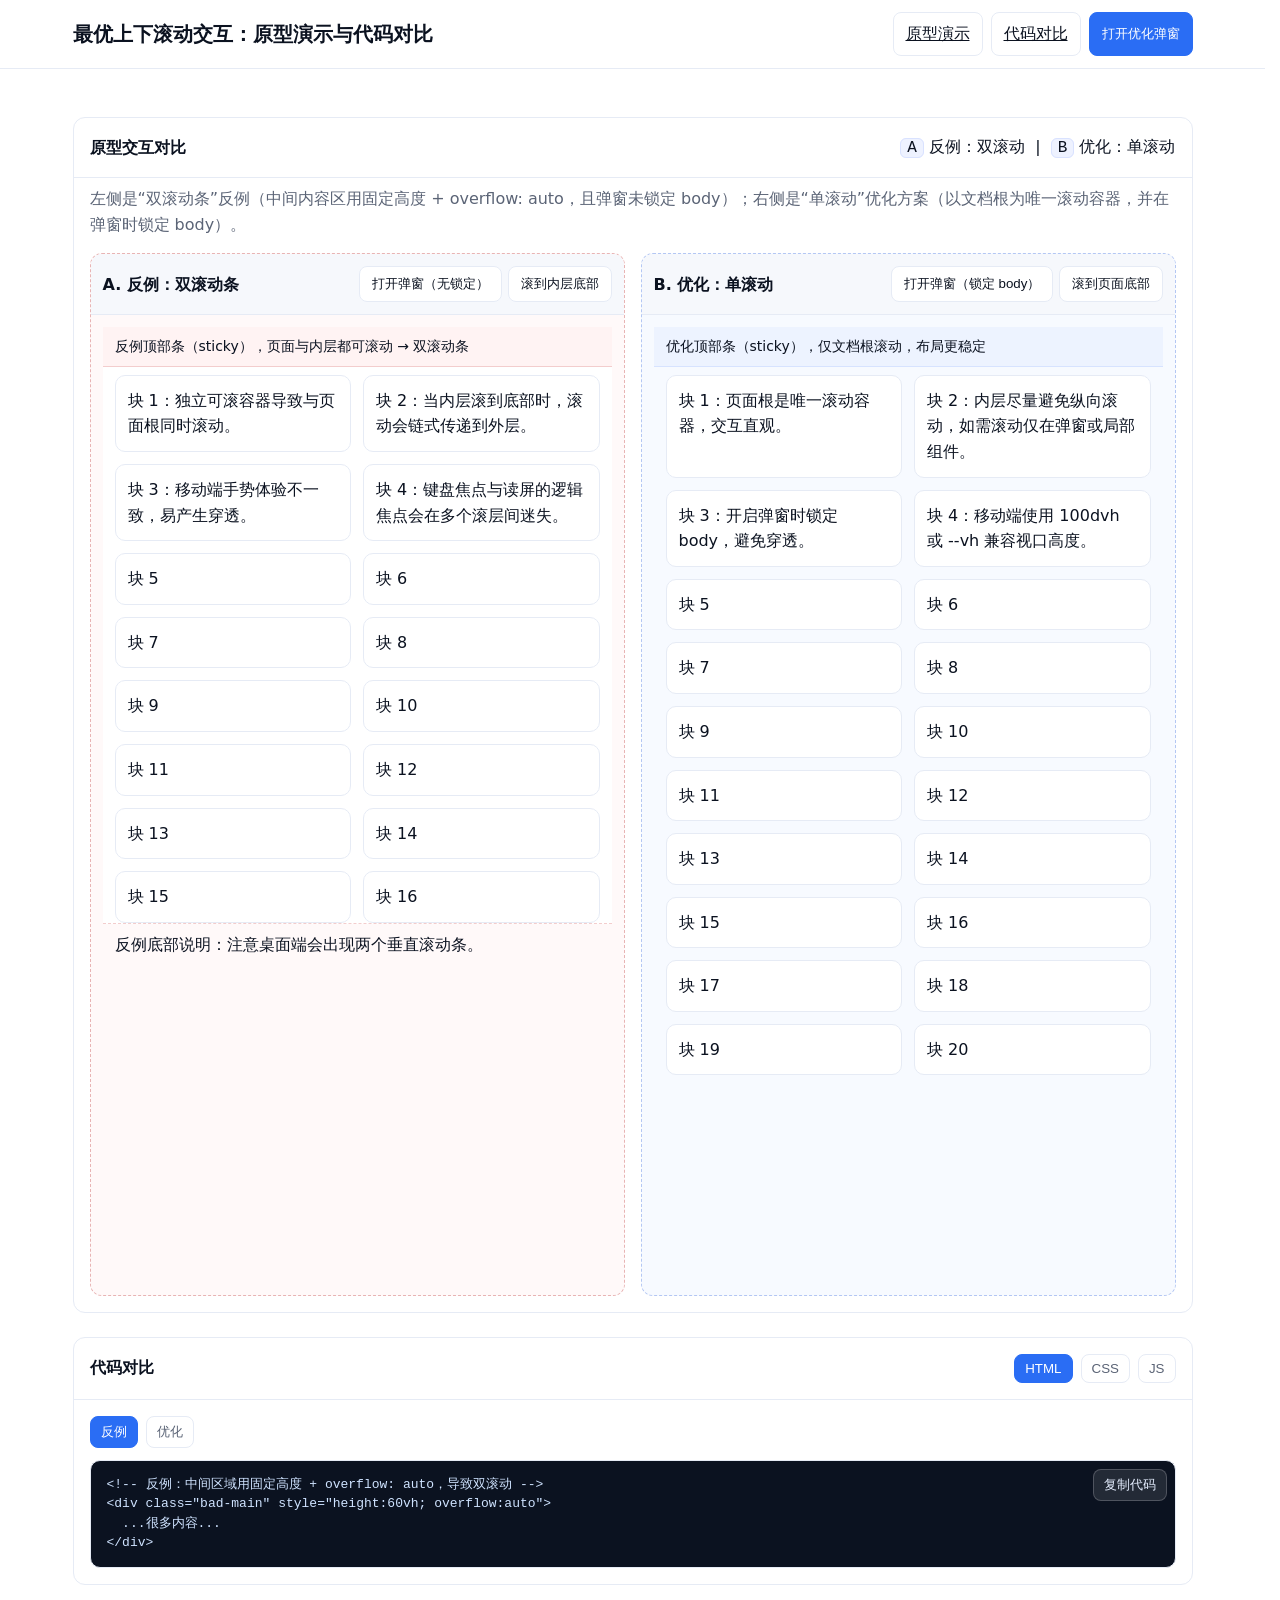
<file: 最优上下滚动交互理论及双滚动条问题解析/最优上下滚动交互理论及双滚动条问题解析/index.html>
<!doctype html>
<html lang="zh-CN">
  <head>
    <meta charset="utf-8" />
    <meta name="viewport" content="width=device-width, initial-scale=1" />
    <title>最优上下滚动交互：原型演示与代码对比</title>
    <style>
      :root {
        --primary: #2a6df4;
        --primary-600: #1f57c8;
        --bg: #ffffff;
        --bg-soft: #f6f8fc;
        --text: #0b1220;
        --muted: #5b6476;
        --border: #e6ebf5;
        scrollbar-gutter: stable;
      }

      html {
        color-scheme: light;
        -webkit-text-size-adjust: 100%;
        scroll-behavior: smooth;
        overscroll-behavior-y: contain;
      }

      body {
        margin: 0;
        font-family: ui-sans-serif, system-ui, -apple-system, Segoe UI, Roboto, Helvetica, Arial, "PingFang SC", "Microsoft YaHei", "Noto Sans CJK", sans-serif;
        color: var(--text);
        background: var(--bg);
        line-height: 1.6;
      }

      .container {
        max-width: 1120px;
        margin: 0 auto;
        padding: 24px 16px 64px;
      }

      .page-header {
        position: sticky;
        top: 0;
        z-index: 10;
        background: rgba(255,255,255,0.9);
        backdrop-filter: saturate(180%) blur(10px);
        border-bottom: 1px solid var(--border);
      }
      .page-header .container {
        display: flex;
        align-items: center;
        justify-content: space-between;
        padding-top: 12px;
        padding-bottom: 12px;
      }
      .title {
        font-size: 20px;
        font-weight: 700;
      }
      .nav {
        display: flex;
        gap: 8px;
      }
      .btn {
        border: 1px solid var(--border);
        background: var(--bg);
        color: var(--text);
        padding: 8px 12px;
        border-radius: 8px;
        cursor: pointer;
        transition: all .2s ease;
      }
      .btn:hover { border-color: var(--primary); }
      .btn.primary {
        background: var(--primary);
        border-color: var(--primary);
        color: #fff;
      }
      .btn.primary:hover { background: var(--primary-600); border-color: var(--primary-600); }

      .section {
        margin-top: 24px;
        border: 1px solid var(--border);
        border-radius: 12px;
        background: var(--bg);
      }
      .section-header {
        display: flex;
        align-items: center;
        justify-content: space-between;
        padding: 16px;
        border-bottom: 1px solid var(--border);
        gap: 12px;
      }
      .section-title {
        margin: 0;
        font-size: 16px;
        font-weight: 700;
      }
      .section-desc {
        margin: 8px 16px 0;
        color: var(--muted);
      }
      .section-body {
        padding: 16px;
      }

      .grid {
        display: grid;
        grid-template-columns: 1fr;
        gap: 16px;
      }
      @media (min-width: 960px) {
        .grid.demo { grid-template-columns: 1fr 1fr; }
      }

      .card {
        border: 1px solid var(--border);
        border-radius: 12px;
        overflow: hidden;
        background: var(--bg);
      }
      .card-header {
        display: flex;
        align-items: center;
        justify-content: space-between;
        padding: 12px 12px;
        background: var(--bg-soft);
        border-bottom: 1px solid var(--border);
        gap: 8px;
      }
      .card-title { font-weight: 700; }
      .card-body { padding: 12px; }

      /* 反例：双滚动页面 */
      .bad-wrap {
        border: 1px dashed #e8b4b4;
        background: #fff9f9;
      }
      .bad-topbar {
        position: sticky;
        top: 0;
        background: #fff3f3;
        border-bottom: 1px solid #f3cdcd;
        padding: 8px 12px;
        font-size: 14px;
      }
      .bad-main {
        height: 60vh; /* 制造内层滚动区域 */
        overflow: auto;
        overscroll-behavior: auto; /* 不阻断滚动链，便于对比 */
        padding: 8px 12px;
        background: #fff;
        border-bottom: 1px dashed #f3cdcd;
      }
      .bad-footer { padding: 8px 12px; }

      /* 优化：单滚动页面（根滚动） */
      .good-wrap {
        border: 1px dashed #b4c7f3;
        background: #f7faff;
      }
      .good-topbar {
        position: sticky;
        top: 0;
        background: #edf3ff;
        border-bottom: 1px solid #d7e3ff;
        padding: 8px 12px;
        font-size: 14px;
      }
      .good-main {
        min-height: 100dvh; /* 仅用于占位演示，单滚动 */
        padding: 8px 12px;
      }

      .filler {
        display: grid;
        grid-template-columns: repeat(auto-fill, minmax(220px, 1fr));
        gap: 12px;
      }
      .box {
        padding: 12px;
        border: 1px solid var(--border);
        border-radius: 10px;
        background: #fff;
      }

      /* 模态框（对比：无锁定 vs 有锁定） */
      .modal {
        position: fixed;
        inset: 0;
        display: none;
        align-items: center;
        justify-content: center;
        background: rgba(13, 18, 32, 0.42);
        z-index: 50;
        padding: 24px;
      }
      .modal.open { display: flex; }
      .modal__panel {
        width: min(720px, 92vw);
        max-height: min(80dvh, 640px);
        background: #fff;
        border-radius: 12px;
        border: 1px solid var(--border);
        overflow: hidden;
        display: flex;
        flex-direction: column;
      }
      .modal__head {
        padding: 12px 16px;
        border-bottom: 1px solid var(--border);
        background: var(--bg-soft);
        display: flex;
        align-items: center;
        justify-content: space-between;
        gap: 8px;
      }
      .modal__content {
        padding: 12px 16px;
        overflow: auto; /* 面板内部可滚动 */
        overscroll-behavior: contain; /* 防止滚动穿透到 body */
      }

      /* 代码对比区 */
      .tabbar {
        display: flex;
        gap: 8px;
        flex-wrap: wrap;
      }
      .tab {
        padding: 6px 10px;
        border: 1px solid var(--border);
        border-radius: 8px;
        background: var(--bg);
        cursor: pointer;
        color: var(--muted);
      }
      .tab.active {
        color: #fff;
        background: var(--primary);
        border-color: var(--primary);
      }
      .code-wrap {
        position: relative;
        border: 1px solid var(--border);
        border-radius: 10px;
        overflow: hidden;
        background: #0b1220;
      }
      pre {
        margin: 0;
        padding: 14px 16px;
        color: #cfe3ff;
        overflow: auto;
        font-family: ui-monospace, SFMono-Regular, Menlo, Monaco, Consolas, "Liberation Mono", "Courier New", monospace;
        font-size: 13px;
        line-height: 1.5;
      }
      .copy-btn {
        position: absolute;
        top: 8px;
        right: 8px;
        background: rgba(255,255,255,0.1);
        color: #e5eeff;
        border: 1px solid rgba(255,255,255,0.2);
        padding: 6px 10px;
        border-radius: 8px;
        cursor: pointer;
      }
      .kbd { font-family: ui-monospace, monospace; background: #eef2ff; border: 1px solid #d9e2ff; padding: 0 6px; border-radius: 6px; }

      /* 辅助：移动端 100vh 回退变量 */
      .use-vh-fallback { min-height: calc(var(--vh, 1vh) * 100); }
    </style>
  </head>
  <body>
    <header class="page-header">
      <div class="container">
        <div class="title">最优上下滚动交互：原型演示与代码对比</div>
        <nav class="nav">
          <a class="btn" href="#demo">原型演示</a>
          <a class="btn" href="#code">代码对比</a>
          <button class="btn primary" id="quick-open-good-modal">打开优化弹窗</button>
        </nav>
      </div>
    </header>

    <main class="container">
      <section id="demo" class="section">
        <div class="section-header">
          <h2 class="section-title">原型交互对比</h2>
          <div>
            <span class="kbd">A</span> 反例：双滚动 &nbsp;|&nbsp; <span class="kbd">B</span> 优化：单滚动
          </div>
        </div>
        <p class="section-desc">左侧是“双滚动条”反例（中间内容区用固定高度 + overflow: auto，且弹窗未锁定 body）；右侧是“单滚动”优化方案（以文档根为唯一滚动容器，并在弹窗时锁定 body）。</p>
        <div class="section-body">
          <div class="grid demo">
            <!-- 反例：双滚动条 -->
            <div class="card bad-wrap">
              <div class="card-header">
                <div class="card-title">A. 反例：双滚动条</div>
                <div class="card-actions">
                  <button class="btn" id="bad-open-modal">打开弹窗（无锁定）</button>
                  <button class="btn" id="bad-scroll-inner">滚到内层底部</button>
                </div>
              </div>
              <div class="card-body">
                <div class="bad-topbar">反例顶部条（sticky），页面与内层都可滚动 → 双滚动条</div>
                <div class="bad-main" id="badMain">
                  <div class="filler">
                    <div class="box">块 1：独立可滚容器导致与页面根同时滚动。</div>
                    <div class="box">块 2：当内层滚到底部时，滚动会链式传递到外层。</div>
                    <div class="box">块 3：移动端手势体验不一致，易产生穿透。</div>
                    <div class="box">块 4：键盘焦点与读屏的逻辑焦点会在多个滚层间迷失。</div>
                    <div class="box">块 5</div><div class="box">块 6</div><div class="box">块 7</div><div class="box">块 8</div>
                    <div class="box">块 9</div><div class="box">块 10</div><div class="box">块 11</div><div class="box">块 12</div>
                    <div class="box">块 13</div><div class="box">块 14</div><div class="box">块 15</div><div class="box">块 16</div>
                    <div class="box">块 17</div><div class="box">块 18</div><div class="box">块 19</div><div class="box">块 20</div>
                  </div>
                </div>
                <div class="bad-footer">反例底部说明：注意桌面端会出现两个垂直滚动条。</div>
              </div>
            </div>

            <!-- 优化：单滚动 -->
            <div class="card good-wrap">
              <div class="card-header">
                <div class="card-title">B. 优化：单滚动</div>
                <div class="card-actions">
                  <button class="btn" id="good-open-modal">打开弹窗（锁定 body）</button>
                  <button class="btn" id="good-scroll-page">滚到页面底部</button>
                </div>
              </div>
              <div class="card-body">
                <div class="good-topbar">优化顶部条（sticky），仅文档根滚动，布局更稳定</div>
                <div class="good-main">
                  <div class="filler">
                    <div class="box">块 1：页面根是唯一滚动容器，交互直观。</div>
                    <div class="box">块 2：内层尽量避免纵向滚动，如需滚动仅在弹窗或局部组件。</div>
                    <div class="box">块 3：开启弹窗时锁定 body，避免穿透。</div>
                    <div class="box">块 4：移动端使用 100dvh 或 --vh 兼容视口高度。</div>
                    <div class="box">块 5</div><div class="box">块 6</div><div class="box">块 7</div><div class="box">块 8</div>
                    <div class="box">块 9</div><div class="box">块 10</div><div class="box">块 11</div><div class="box">块 12</div>
                    <div class="box">块 13</div><div class="box">块 14</div><div class="box">块 15</div><div class="box">块 16</div>
                    <div class="box">块 17</div><div class="box">块 18</div><div class="box">块 19</div><div class="box">块 20</div>
                  </div>
                </div>
              </div>
            </div>
          </div>
        </div>
      </section>

      <section id="code" class="section">
        <div class="section-header">
          <h2 class="section-title">代码对比</h2>
          <div class="tabbar" role="tablist" aria-label="代码类型">
            <button class="tab active" data-code-kind="html">HTML</button>
            <button class="tab" data-code-kind="css">CSS</button>
            <button class="tab" data-code-kind="js">JS</button>
          </div>
        </div>
        <div class="section-body">
          <div class="tabbar" role="tablist" aria-label="方案切换">
            <button class="tab active" data-variant="bad">反例</button>
            <button class="tab" data-variant="good">优化</button>
          </div>

          <div class="code-wrap" style="margin-top:12px;">
            <button class="copy-btn" id="copyCode">复制代码</button>
            <pre id="codeBlock" aria-live="polite"></pre>
          </div>
        </div>
      </section>
    </main>

    <!-- 反例弹窗（无 body 锁定） -->
    <div class="modal" id="badModal" aria-hidden="true" aria-modal="true" role="dialog">
      <div class="modal__panel">
        <div class="modal__head">
          <div>反例弹窗（未锁定 body，易穿透）</div>
          <button class="btn" id="badClose">关闭</button>
        </div>
        <div class="modal__content">
          <p>滚动此处时，底层页面可能继续滚动（穿透）。</p>
          <div class="filler">
            <div class="box">内容 1</div><div class="box">内容 2</div><div class="box">内容 3</div><div class="box">内容 4</div>
            <div class="box">内容 5</div><div class="box">内容 6</div><div class="box">内容 7</div><div class="box">内容 8</div>
            <div class="box">内容 9</div><div class="box">内容 10</div><div class="box">内容 11</div><div class="box">内容 12</div>
          </div>
        </div>
      </div>
    </div>

    <!-- 优化弹窗（锁定 body） -->
    <div class="modal" id="goodModal" aria-hidden="true" aria-modal="true" role="dialog">
      <div class="modal__panel">
        <div class="modal__head">
          <div>优化弹窗（已锁定 body，防穿透）</div>
          <button class="btn" id="goodClose">关闭</button>
        </div>
        <div class="modal__content">
          <p>这里可滚动，但页面根保持静止。</p>
          <div class="filler">
            <div class="box">内容 1</div><div class="box">内容 2</div><div class="box">内容 3</div><div class="box">内容 4</div>
            <div class="box">内容 5</div><div class="box">内容 6</div><div class="box">内容 7</div><div class="box">内容 8</div>
            <div class="box">内容 9</div><div class="box">内容 10</div><div class="box">内容 11</div><div class="box">内容 12</div>
          </div>
        </div>
      </div>
    </div>

    <script>
      // 视口高度回退（移动端旧浏览器）
      const setVH = () => {
        document.documentElement.style.setProperty('--vh', `${window.innerHeight * 0.01}px`);
      };
      setVH();
      window.addEventListener('resize', setVH, { passive: true });

      // Body Scroll Lock（优化方案会用到）
      const BodyScrollLock = (() => {
        let locked = false;
        let prevY = 0;
        return {
          lock() {
            if (locked) return;
            prevY = window.scrollY;
            document.body.dataset.scrollY = String(prevY);
            document.body.style.position = 'fixed';
            document.body.style.top = `-${prevY}px`;
            document.body.style.left = '0';
            document.body.style.right = '0';
            document.body.style.overflow = 'hidden';
            locked = true;
          },
          unlock() {
            if (!locked) return;
            const y = parseInt(document.body.dataset.scrollY || '0', 10);
            document.body.style.position = '';
            document.body.style.top = '';
            document.body.style.left = '';
            document.body.style.right = '';
            document.body.style.overflow = '';
            window.scrollTo({ top: y });
            locked = false;
          },
          get isLocked() { return locked; }
        };
      })();

      // 反例：事件绑定
      const badModal = document.getElementById('badModal');
      document.getElementById('bad-open-modal').addEventListener('click', () => {
        badModal.classList.add('open');
        badModal.setAttribute('aria-hidden', 'false');
      });
      document.getElementById('badClose').addEventListener('click', () => {
        badModal.classList.remove('open');
        badModal.setAttribute('aria-hidden', 'true');
      });
      document.getElementById('bad-scroll-inner').addEventListener('click', () => {
        const el = document.getElementById('badMain');
        el.scrollTo({ top: el.scrollHeight, behavior: 'smooth' });
      });

      // 优化：事件绑定
      const goodModal = document.getElementById('goodModal');
      const openGood = () => {
        BodyScrollLock.lock();
        goodModal.classList.add('open');
        goodModal.setAttribute('aria-hidden', 'false');
      };
      const closeGood = () => {
        goodModal.classList.remove('open');
        goodModal.setAttribute('aria-hidden', 'true');
        BodyScrollLock.unlock();
      };
      document.getElementById('good-open-modal').addEventListener('click', openGood);
      document.getElementById('quick-open-good-modal').addEventListener('click', openGood);
      document.getElementById('goodClose').addEventListener('click', closeGood);
      document.addEventListener('keydown', (e) => { if (e.key === 'Escape' && goodModal.classList.contains('open')) closeGood(); });
      goodModal.addEventListener('click', (e) => { if (e.target === goodModal) closeGood(); });

      document.getElementById('good-scroll-page').addEventListener('click', () => {
        window.scrollTo({ top: document.body.scrollHeight, behavior: 'smooth' });
      });

      // 代码对比：内容
      const codeSnippets = {
        bad: {
          html: `<!-- 反例：中间区域用固定高度 + overflow: auto，导致双滚动 -->\n<div class="bad-main" style="height:60vh; overflow:auto">\n  ...很多内容...\n</div>`,
          css: `/* 反例：制造内层滚动容器（不推荐） */\n.bad-main {\n  height: 60vh;\n  overflow: auto;\n  /* overscroll-behavior: auto; 允许滚动链传递 */\n}`,
          js: `// 反例弹窗：未锁定 body，易穿透\nconst open = () => {\n  document.getElementById('badModal').classList.add('open');\n};\nconst close = () => {\n  document.getElementById('badModal').classList.remove('open');\n};`
        },
        good: {
          html: `<!-- 优化：仅文档根滚动，局部滚动仅在弹窗等组件内部 -->\n<main style="min-height:100dvh">\n  ...页面内容...\n</main>\n\n<!-- 弹窗内部可滚动，同时锁定 body -->\n<div class="modal__content" style="max-height:min(80dvh,640px); overflow:auto"></div>`,
          css: `/* 文档根滚动 */\nhtml {\n  overscroll-behavior-y: contain;\n  scroll-behavior: smooth;\n}\n\n/* 弹窗面板内部滚动，阻断滚动穿透 */\n.modal__content {\n  max-height: min(80dvh, 640px);\n  overflow: auto;\n  overscroll-behavior: contain;\n}\n\n/* 移动端 100vh 兼容 */\n.use-vh-fallback {\n  min-height: calc(var(--vh, 1vh) * 100);\n}`,
          js: `// Body Scroll Lock\nconst BodyScrollLock = (() => {\n  let locked = false, prevY = 0;\n  return {\n    lock(){ if(locked) return; prevY = window.scrollY;\n      document.body.dataset.scrollY = String(prevY);\n      Object.assign(document.body.style,{ position:'fixed', top:\`-\${prevY}px\`, left:'0', right:'0', overflow:'hidden' }); locked = true; },\n    unlock(){ if(!locked) return; const y = parseInt(document.body.dataset.scrollY||'0',10);\n      Object.assign(document.body.style,{ position:'', top:'', left:'', right:'', overflow:'' });\n      window.scrollTo({ top:y }); locked = false; }\n  };\n})();\n\n// 打开/关闭优化弹窗\nopenGood = () => { BodyScrollLock.lock(); goodModal.classList.add('open'); };\ncloseGood = () => { goodModal.classList.remove('open'); BodyScrollLock.unlock(); };`
        }
      };

      // 代码对比：简单的 Tab 逻辑
      let currentVariant = 'bad';
      let currentKind = 'html';
      const codeBlock = document.getElementById('codeBlock');
      const renderCode = () => {
        codeBlock.textContent = codeSnippets[currentVariant][currentKind];
      };
      renderCode();
      document.querySelectorAll('[data-variant]').forEach(btn => {
        btn.addEventListener('click', () => {
          document.querySelectorAll('[data-variant]').forEach(b => b.classList.remove('active'));
          btn.classList.add('active');
          currentVariant = btn.dataset.variant;
          renderCode();
        });
      });
      document.querySelectorAll('[data-code-kind]').forEach(btn => {
        btn.addEventListener('click', () => {
          document.querySelectorAll('[data-code-kind]').forEach(b => b.classList.remove('active'));
          btn.classList.add('active');
          currentKind = btn.dataset.codeKind;
          renderCode();
        });
      });

      // 代码复制
      document.getElementById('copyCode').addEventListener('click', async () => {
        try {
          await navigator.clipboard.writeText(codeBlock.textContent || '');
          const btn = document.getElementById('copyCode');
          const old = btn.textContent;
          btn.textContent = '已复制';
          setTimeout(() => (btn.textContent = old), 1200);
        } catch (e) {
          alert('复制失败，请手动选择代码复制');
        }
      });
    </script>
  </body>
</html>
</file>
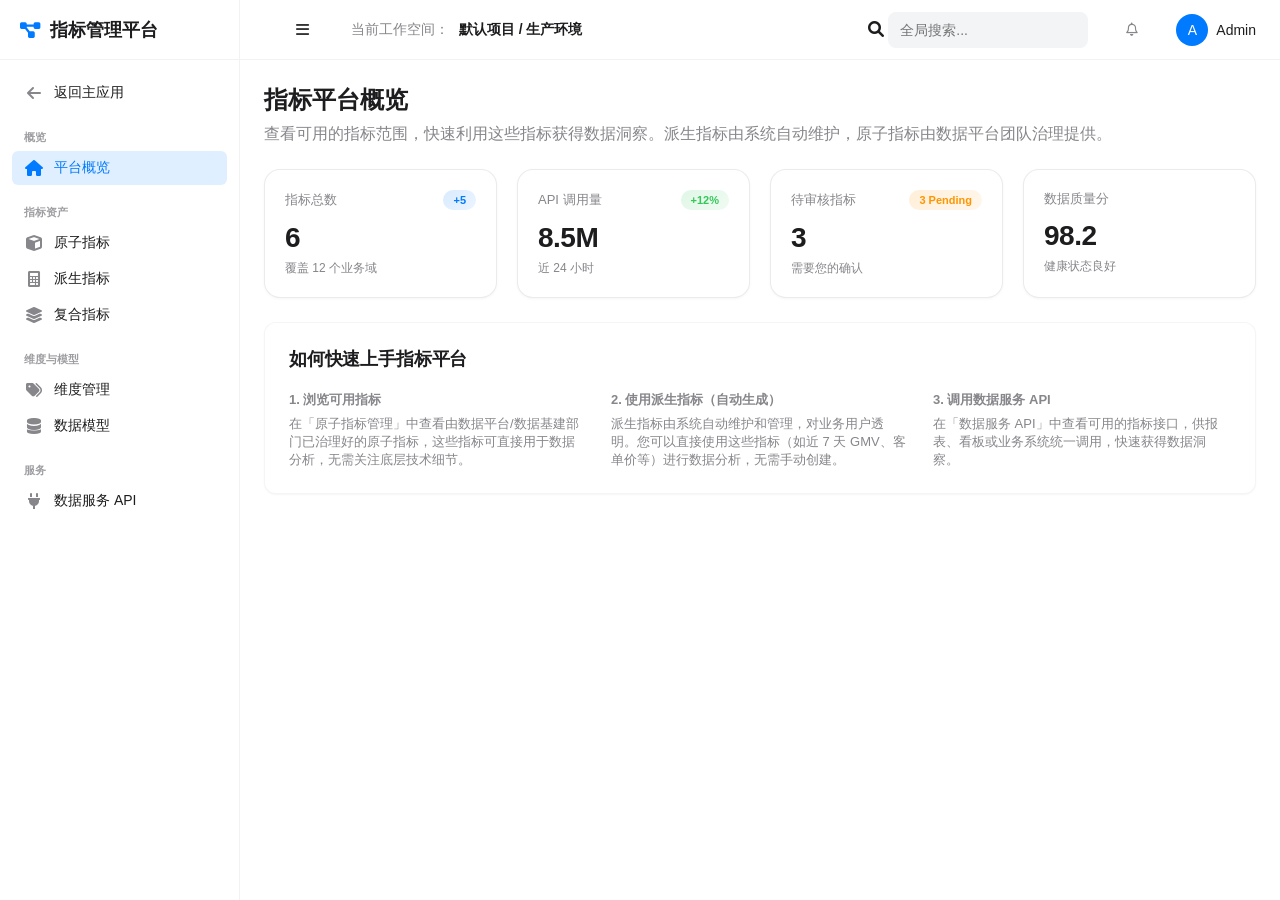
<file: indicator-platform.html>
<!DOCTYPE html>
<html lang="zh-CN">
<head>
    <meta charset="UTF-8">
    <meta name="viewport" content="width=device-width, initial-scale=1.0">
    <title>指标管理平台 - 亿问DataAgent</title>
    <link href="https://cdn.bootcdn.net/ajax/libs/font-awesome/6.0.0/css/all.min.css" rel="stylesheet">
    <link rel="stylesheet" href="style.css">
    <link rel="stylesheet" href="process-ui.css">
    <style>
        /* Specific overrides for Indicator Platform */
        .layout-wrapper { display: flex; height: 100vh; width: 100%; background: var(--surface-ground); }
        
        /* Sidebar overrides */
        .layout-sidebar {
            display: flex;
            flex-direction: column;
            width: 240px;
            background: #fff;
            border-right: 1px solid rgba(0,0,0,0.05);
            height: 100%;
        }
        .sidebar-header {
            height: 60px;
            display: flex;
            align-items: center;
            padding: 0 20px;
            font-weight: 600;
            font-size: 18px;
            color: var(--text-color);
            border-bottom: 1px solid rgba(0,0,0,0.05);
        }
        .sidebar-header i { color: var(--primary-color); margin-right: 10px; }

        .layout-main-container {
            flex: 1;
            display: flex;
            flex-direction: column;
            height: 100vh;
            overflow: hidden;
        }

        /* Content Area */
        .page-content {
            padding: 24px;
            overflow-y: auto;
            height: calc(100vh - 60px);
        }

        /* Metric Card */
        .metric-card {
            background: #fff;
            border-radius: 12px;
            padding: 20px;
            border: 1px solid rgba(0,0,0,0.06);
            transition: all 0.2s;
            cursor: pointer;
            position: relative;
        }
        .metric-card:hover {
            transform: translateY(-2px);
            box-shadow: 0 8px 24px rgba(0,0,0,0.08);
            border-color: var(--primary-color);
        }
        .metric-type-tag {
            position: absolute;
            top: 20px;
            right: 20px;
            font-size: 11px;
            padding: 2px 8px;
            border-radius: 4px;
            background: #f3f4f6;
            color: #666;
        }
        .metric-value { font-size: 24px; font-weight: 700; margin: 10px 0; color: var(--text-color); }
        .metric-trend { font-size: 13px; display: flex; align-items: center; gap: 4px; }
        .trend-up { color: #34C759; }
        .trend-down { color: #FF3B30; }

        /* Filter Bar */
        .filter-bar {
            display: flex;
            gap: 12px;
            margin-bottom: 20px;
            background: #fff;
            padding: 16px;
            border-radius: 12px;
            border: 1px solid rgba(0,0,0,0.05);
            align-items: center;
        }
        
        /* Hide derived indicators filter bar and table */
        #view-derived .filter-bar.derived-filter,
        #view-derived .card.derived-table {
            display: none !important;
        }

        /* Status Badges */
        .status-badge-dot {
            width: 8px; height: 8px; border-radius: 50%; display: inline-block; margin-right: 6px;
        }
        .status-online { background-color: #34C759; }
        .status-draft { background-color: #FF9500; }
        .status-offline { background-color: #8E8E93; }

        /* Modal specific */
        .form-row { display: grid; grid-template-columns: 1fr 1fr; gap: 20px; margin-bottom: 16px; }
        .form-group label { display: block; margin-bottom: 6px; font-size: 13px; font-weight: 500; color: var(--text-secondary); }
        
        /* Data Map Visualization */
        .data-map-container {
            background: #fff;
            border-radius: 12px;
            padding: 20px;
            height: 500px;
            border: 1px solid rgba(0,0,0,0.05);
            display: flex;
            align-items: center;
            justify-content: center;
            background-image: radial-gradient(#e5e7eb 1px, transparent 1px);
            background-size: 20px 20px;
            position: relative;
            overflow: hidden;
        }
        .lineage-select {
            border: 1px solid #d1d5db;
            border-radius: 6px;
            padding: 4px 8px;
            font-size: 13px;
            background: #fff;
        }

        /* API Card */
        .api-card {
            background: #1e1e1e;
            color: #fff;
            border-radius: 8px;
            padding: 16px;
            font-family: 'SF Mono', monospace;
            font-size: 13px;
            margin-bottom: 12px;
            position: relative;
        }
        .api-method {
            color: #61dafb;
            font-weight: bold;
            margin-right: 8px;
        }
        .api-path {
            color: #a6e22e;
        }
        .api-copy {
            position: absolute;
            right: 16px;
            top: 16px;
            cursor: pointer;
            opacity: 0.6;
        }
        .api-copy:hover { opacity: 1; }

    </style>
</head>
<body>

    <div class="layout-wrapper">
        <!-- Sidebar -->
        <div class="layout-sidebar">
            <div class="sidebar-header">
                <i class="fas fa-project-diagram"></i>
                <span>指标管理平台</span>
            </div>
            <ul class="sidebar-menu">
                <li class="menu-item" style="margin-bottom: 20px;">
                    <a class="menu-link" href="index.html">
                        <i class="fas fa-arrow-left"></i> <span>返回主应用</span>
                    </a>
                </li>
                <li class="menu-category">概览</li>
                <li class="menu-item">
                    <a class="menu-link active" onclick="switchTab('overview')" id="nav-overview">
                        <i class="fas fa-home"></i> <span>平台概览</span>
                    </a>
                </li>
                
                <li class="menu-category">指标资产</li>
                <li class="menu-item">
                    <a class="menu-link" onclick="switchTab('atomic')" id="nav-atomic">
                        <i class="fas fa-cube"></i> <span>原子指标</span>
                    </a>
                </li>
                <li class="menu-item">
                    <a class="menu-link" onclick="switchTab('derived')" id="nav-derived">
                        <i class="fas fa-calculator"></i> <span>派生指标</span>
                    </a>
                </li>
                <li class="menu-item">
                    <a class="menu-link" onclick="switchTab('composite')" id="nav-composite">
                        <i class="fas fa-layer-group"></i> <span>复合指标</span>
                    </a>
                </li>

                <li class="menu-category">维度与模型</li>
                <li class="menu-item">
                    <a class="menu-link" onclick="switchTab('dimensions')" id="nav-dimensions">
                        <i class="fas fa-tags"></i> <span>维度管理</span>
                    </a>
                </li>
                <li class="menu-item">
                    <a class="menu-link" onclick="switchTab('models')" id="nav-models">
                        <i class="fas fa-database"></i> <span>数据模型</span>
                    </a>
                </li>

                <li class="menu-category">服务</li>
                <li class="menu-item">
                    <a class="menu-link" onclick="switchTab('api')" id="nav-api">
                        <i class="fas fa-plug"></i> <span>数据服务 API</span>
                    </a>
                </li>
            </ul>
        </div>

        <!-- Main Container -->
        <div class="layout-main-container">
            <!-- Topbar -->
            <div class="layout-topbar">
                <div class="topbar-left" style="display: flex; align-items: center; gap: 10px;">
                    <button class="p-button p-button-text" style="color: #333;"><i class="fas fa-bars"></i></button>
                    <span style="font-size: 14px; color: var(--text-secondary);">当前工作空间：</span>
                    <span style="font-weight: 600; font-size: 14px;">默认项目 / 生产环境</span>
                </div>
                <div class="topbar-right">
                    <div class="p-input-icon-left" style="margin-right: 12px;">
                        <i class="fas fa-search"></i>
                        <input type="text" class="p-inputtext" placeholder="全局搜索..." style="width: 200px; border:none; background: #f3f4f6;">
                    </div>
                    <button class="topbar-button"><i class="far fa-bell"></i></button>
                    <div class="user-profile" style="display: flex; align-items: center; gap: 8px; margin-left: 12px;">
                        <div style="width: 32px; height: 32px; background: #007AFF; color: #fff; border-radius: 50%; display: flex; align-items: center; justify-content: center; font-size: 14px;">A</div>
                        <span style="font-size:14px; font-weight:500">Admin</span>
                    </div>
                </div>
            </div>

            <!-- Content -->
            <div class="page-content">
                
                <!-- View: Overview -->
                <div id="view-overview" class="tab-view">
                    <div style="margin-bottom: 24px;">
                        <h2 style="margin: 0 0 8px 0;">指标平台概览</h2>
                        <p style="color: var(--text-secondary); margin: 0;">查看可用的指标范围，快速利用这些指标获得数据洞察。派生指标由系统自动维护，原子指标由数据平台团队治理提供。</p>
                    </div>

                    <div class="stats-grid" style="grid-template-columns: repeat(4, 1fr); gap: 20px; margin-bottom: 24px;">
                        <div class="stat-card">
                            <div class="stat-header"><span class="stat-title">指标总数</span><span class="stat-badge info">+5</span></div>
                            <div class="stat-value" id="stat-total-indicators">0</div>
                            <div class="stat-sub">覆盖 12 个业务域</div>
                        </div>
                        <div class="stat-card">
                            <div class="stat-header"><span class="stat-title">API 调用量</span><span class="stat-badge success">+12%</span></div>
                            <div class="stat-value">8.5M</div>
                            <div class="stat-sub">近 24 小时</div>
                        </div>
                        <div class="stat-card">
                            <div class="stat-header"><span class="stat-title">待审核指标</span><span class="stat-badge warning">3 Pending</span></div>
                            <div class="stat-value">3</div>
                            <div class="stat-sub">需要您的确认</div>
                        </div>
                        <div class="stat-card">
                            <div class="stat-header"><span class="stat-title">数据质量分</span></div>
                            <div class="stat-value">98.2</div>
                            <div class="stat-sub">健康状态良好</div>
                        </div>
                    </div>

                    <div class="card">
                        <div class="card-title">如何快速上手指标平台</div>
                        <div style="display:flex; gap:24px; flex-wrap:wrap; font-size:13px; color:var(--text-secondary);">
                            <div style="flex:1; min-width:220px;">
                                <div style="font-weight:600; margin-bottom:6px;">1. 浏览可用指标</div>
                                <p style="margin:0;">在「原子指标管理」中查看由数据平台/数据基建部门已治理好的原子指标，这些指标可直接用于数据分析，无需关注底层技术细节。</p>
                            </div>
                            <div style="flex:1; min-width:220px;">
                                <div style="font-weight:600; margin-bottom:6px;">2. 使用派生指标（自动生成）</div>
                                <p style="margin:0;">派生指标由系统自动维护和管理，对业务用户透明。您可以直接使用这些指标（如近 7 天 GMV、客单价等）进行数据分析，无需手动创建。</p>
                            </div>
                            <div style="flex:1; min-width:220px;">
                                <div style="font-weight:600; margin-bottom:6px;">3. 调用数据服务 API</div>
                                <p style="margin:0;">在「数据服务 API」中查看可用的指标接口，供报表、看板或业务系统统一调用，快速获得数据洞察。</p>
                            </div>
                        </div>
                    </div>
                </div>

                <!-- View: Atomic Indicators -->
                <div id="view-atomic" class="tab-view hidden">
                    <div style="margin-bottom: 20px;">
                        <div style="display: flex; justify-content: space-between; align-items: center; margin-bottom: 12px;">
                            <h2 style="margin: 0;">原子指标管理</h2>
                        </div>
                        <div style="background: #F0F9FF; border: 1px solid #BAE6FD; border-radius: 8px; padding: 16px; margin-bottom: 16px;">
                            <div style="display: flex; gap: 12px; align-items: flex-start;">
                                <i class="fas fa-info-circle" style="color: #0369A1; margin-top: 2px; font-size: 18px;"></i>
                                <div style="flex: 1;">
                                    <div style="font-weight: 600; color: #0369A1; margin-bottom: 6px;">原子指标说明</div>
                                    <div style="font-size: 13px; color: #075985; line-height: 1.6;">
                                        原子指标由<strong>数据平台/数据基建部门</strong>负责治理和提供。这些指标基于核心事实表（如订单、支付、访问日志）配置，包含金额、数量、用户数等基础度量。
                                        <br><br>
                                        <strong>业务部门可直接基于已治理好的原子指标进行数据分析</strong>，无需关注数据源、表结构等技术细节。如需新增或修改原子指标，请联系数据平台团队。
                                    </div>
                                </div>
                            </div>
                        </div>
                    </div>
                    
                    <div class="filter-bar">
                        <input type="text" class="p-inputtext" placeholder="搜索指标名称/编码..." style="width: 300px;" oninput="filterList('atomic', this.value)">
                        <select class="p-inputtext" style="width: 150px;" onchange="filterListStatus('atomic', this.value)">
                            <option value="">所有状态</option>
                            <option value="online">已上线</option>
                            <option value="offline">已下线</option>
                            <option value="draft">草稿</option>
                        </select>
                    </div>

                    <div class="card">
                        <table class="p-datatable styled-table">
                            <thead>
                                <tr>
                                    <th>指标名称</th>
                                    <th>指标编码</th>
                                    <th>业务口径</th>
                                    <th>所属模型</th>
                                    <th>状态</th>
                                    <th>负责人</th>
                                    <th>操作</th>
                                </tr>
                            </thead>
                            <tbody id="atomic-list">
                                <!-- Populated by JS -->
                            </tbody>
                        </table>
                    </div>
                </div>

                 <!-- View: Derived Indicators -->
                 <div id="view-derived" class="tab-view hidden">
                    <div style="margin-bottom: 20px;">
                        <div style="display: flex; justify-content: space-between; align-items: center; margin-bottom: 12px;">
                            <h2 style="margin: 0;">派生指标</h2>
                        </div>
                        <div style="background: #F0FDF4; border: 1px solid #BBF7D0; border-radius: 8px; padding: 16px; margin-bottom: 16px;">
                            <div style="display: flex; gap: 12px; align-items: flex-start;">
                                <i class="fas fa-magic" style="color: #16A34A; margin-top: 2px; font-size: 18px;"></i>
                                <div style="flex: 1;">
                                    <div style="font-weight: 600; color: #16A34A; margin-bottom: 6px;">什么是派生指标？</div>
                                    <div style="font-size: 13px; color: #166534; line-height: 1.6;">
                                        <strong>派生指标</strong>是基于<strong>原子指标</strong>，通过添加<strong>时间周期</strong>（如近7天、近30天）和<strong>维度</strong>（如门店、渠道）自动生成的业务指标。
                                        <br><br>
                                        <strong>示例：</strong>
                                        <ul style="margin: 8px 0; padding-left: 20px;">
                                            <li>「近7天支付GMV」= 原子指标「支付金额」+ 时间周期「近7天」+ 维度「门店、渠道」</li>
                                            <li>「昨日客单价」= 原子指标「支付金额」+ 时间周期「近1天」+ 维度「门店」</li>
                                        </ul>
                                        <br>
                                        在 2.0 版本中，<strong>派生指标由系统自动维护和管理，对业务用户透明</strong>。系统会根据原子指标、时间周期和维度自动生成派生指标，您可以直接使用这些派生指标进行数据分析，无需手动创建或管理。所有派生指标都会自动更新，确保数据的准确性和一致性。
                                    </div>
                                </div>
                            </div>
                        </div>
                    </div>
                    
                    <div class="filter-bar derived-filter">
                        <input type="text" class="p-inputtext" placeholder="搜索指标名称..." style="width: 300px;" oninput="filterList('derived', this.value)">
                         <select class="p-inputtext" style="width: 150px;" onchange="filterListStatus('derived', this.value)">
                            <option value="">所有状态</option>
                            <option value="online">已上线</option>
                            <option value="draft">草稿</option>
                        </select>
                    </div>

                    <div class="card derived-table">
                        <div style="padding: 16px; background: #FAFAFA; border-bottom: 1px solid #E5E7EB; display: flex; justify-content: space-between; align-items: center;">
                            <div style="font-size: 13px; color: #6B7280;">
                                <i class="fas fa-info-circle" style="margin-right: 6px;"></i>
                                以下派生指标由系统自动生成和维护，可直接使用
                            </div>
                        </div>
                        <table class="p-datatable styled-table">
                            <thead>
                                <tr>
                                    <th>指标名称</th>
                                    <th>原子指标</th>
                                    <th>时间周期</th>
                                    <th style="display: none;">修饰词</th>
                                    <th>维度</th>
                                    <th>状态</th>
                                    <th>操作</th>
                                </tr>
                            </thead>
                            <tbody id="derived-list">
                                <!-- Populated by JS -->
                            </tbody>
                        </table>
                    </div>
                </div>

                <!-- View: Composite Indicators -->
                <div id="view-composite" class="tab-view hidden">
                    <div style="display: flex; justify-content: space-between; align-items: center; margin-bottom: 20px;">
                        <h2 style="margin: 0;">复合指标管理</h2>
                        <button class="p-button" onclick="openIndicatorDrawer('composite')"><i class="fas fa-plus"></i> 新建复合指标</button>
                    </div>
                    
                    <div class="filter-bar">
                        <input type="text" class="p-inputtext" placeholder="搜索指标名称..." style="width: 300px;" oninput="filterList('composite', this.value)">
                    </div>

                    <div class="card">
                         <table class="p-datatable styled-table">
                            <thead>
                                <tr>
                                    <th>指标名称</th>
                                    <th>计算表达式</th>
                                    <th>维度</th>
                                    <th>状态</th>
                                    <th>操作</th>
                                </tr>
                            </thead>
                            <tbody id="composite-list">
                                <!-- Populated by JS -->
                            </tbody>
                        </table>
                    </div>
                </div>

                <!-- View: Dimensions -->
                <div id="view-dimensions" class="tab-view hidden">
                    <div style="display: flex; justify-content: space-between; align-items: center; margin-bottom: 20px;">
                        <h2 style="margin: 0;">维度管理</h2>
                        <button class="p-button" onclick="openDimensionDrawer()"><i class="fas fa-plus"></i> 新建维度</button>
                    </div>
                    <!-- Filter for Dimensions -->
                    <div class="filter-bar">
                        <input type="text" class="p-inputtext" placeholder="搜索维度名称/编码..." style="width: 300px;" oninput="filterDimensions(this.value)">
                    </div>
                    <div class="source-grid" id="dimension-grid">
                        <!-- Dimension Cards Populated by JS -->
                    </div>
                </div>

                <!-- View: Data Models -->
                <div id="view-models" class="tab-view hidden">
                     <div style="display: flex; justify-content: space-between; align-items: center; margin-bottom: 20px;">
                        <h2 style="margin: 0;">数据模型</h2>
                        <button class="p-button p-button-outlined" onclick="syncMetadata(this)"><i class="fas fa-sync"></i> 同步元数据</button>
                    </div>
                    
                    <!-- Filter for Models -->
                    <div class="filter-bar">
                        <input type="text" class="p-inputtext" placeholder="搜索表名..." style="width: 300px;" oninput="filterModels(this.value)">
                         <select class="p-inputtext" style="width: 150px;" onchange="filterModelsType(this.value)">
                            <option value="">所有类型</option>
                            <option value="事实表">事实表</option>
                            <option value="维度表">维度表</option>
                        </select>
                    </div>

                    <div class="card">
                        <table class="p-datatable styled-table">
                            <thead>
                                <tr>
                                    <th>表名</th>
                                    <th>类型</th>
                                    <th>行数</th>
                                    <th>更新时间</th>
                                    <th>状态</th>
                                    <th>操作</th>
                                </tr>
                            </thead>
                            <tbody id="model-list">
                                <!-- Populated by JS -->
                            </tbody>
                        </table>
                    </div>
                </div>

                <!-- View: API -->
                <div id="view-api" class="tab-view hidden">
                     <div style="display: flex; justify-content: space-between; align-items: center; margin-bottom: 20px;">
                        <h2 style="margin: 0;">数据服务 API</h2>
                        <button class="p-button"><i class="fas fa-plus"></i> 注册 API</button>
                    </div>
                    <div class="card">
                        <p style="color: var(--text-secondary); margin-bottom: 20px;">
                            以下 API 由指标定义自动生成，可直接在业务系统中调用。
                        </p>
                        <div id="api-list">
                            <!-- Populated by JS -->
                        </div>
                    </div>
                </div>

            </div>
        </div>
    </div>

    <!-- Drawer: Indicator Editor -->
    <div class="drawer-overlay" id="indicator-drawer">
        <div class="drawer-panel wide">
            <div class="drawer-header">
                <span class="drawer-title" id="drawer-title">新建指标</span>
                <i class="fas fa-times" style="cursor: pointer; font-size: 18px;" onclick="closeDrawer('indicator-drawer')"></i>
            </div>
            <div class="drawer-body">
                <!-- Hidden Input for ID (Edit Mode) -->
                <input type="hidden" id="edit-indicator-id">
                <input type="hidden" id="current-indicator-type">

                <div class="form-section-title">基本信息</div>
                <div class="form-row">
                    <div class="form-group">
                        <label>指标名称 <span style="color:red">*</span></label>
                        <input type="text" class="p-inputtext" id="input-name" placeholder="例如：近7天支付GMV">
                    </div>
                    <div class="form-group">
                        <label>指标编码 <span style="color:red">*</span></label>
                        <input type="text" class="p-inputtext" id="input-code" placeholder="例如：gmv_7d_pay">
                    </div>
                </div>
                <div class="form-group">
                    <label>业务口径描述</label>
                    <textarea class="p-inputtext" id="input-desc" rows="3" placeholder="详细描述该指标的业务含义和计算逻辑..."></textarea>
                </div>

                <div class="form-section-title">技术定义</div>
                
                <!-- Atomic Fields -->
                <div id="fields-atomic" class="type-fields">
                    <div class="form-row">
                        <div class="form-group">
                            <label>数据来源表</label>
                            <select class="p-inputtext" id="input-atomic-table">
                                <option value="fact_orders">fact_orders (订单事实表)</option>
                                <option value="fact_payments">fact_payments (支付事实表)</option>
                                <option value="log_visits">log_visits (访问日志表)</option>
                            </select>
                        </div>
                        <div class="form-group">
                            <label>度量字段</label>
                            <select class="p-inputtext" id="input-atomic-field">
                                <option value="amount">amount (金额)</option>
                                <option value="quantity">quantity (数量)</option>
                                <option value="user_id">user_id (用户ID)</option>
                                <option value="order_id">order_id (订单ID)</option>
                            </select>
                        </div>
                    </div>
                    <div class="form-group">
                        <label>聚合方式</label>
                        <select class="p-inputtext" id="input-atomic-agg">
                            <option value="SUM">SUM (求和)</option>
                            <option value="COUNT">COUNT (计数)</option>
                            <option value="AVG">AVG (平均)</option>
                            <option value="MAX">MAX (最大值)</option>
                            <option value="COUNT_DISTINCT">COUNT_DISTINCT (去重计数)</option>
                        </select>
                    </div>
                </div>

                <!-- Derived Fields -->
                <div id="fields-derived" class="type-fields hidden">
                    <div class="form-row">
                        <div class="form-group">
                            <label>选择原子指标</label>
                            <select class="p-inputtext" id="input-derived-atom">
                                <!-- Populated dynamically -->
                            </select>
                        </div>
                        <div class="form-group">
                            <label>时间周期</label>
                            <select class="p-inputtext" id="input-derived-period">
                                <option value="近1天">近1天</option>
                                <option value="近7天">近7天</option>
                                <option value="近30天">近30天</option>
                                <option value="自然月">自然月</option>
                                <option value="自然年">自然年</option>
                            </select>
                        </div>
                    </div>
                    <div class="form-group">
                        <label>关联维度</label>
                        <div id="input-derived-dims" style="border: 1px solid #D1D1D6; border-radius: 8px; padding: 12px; display: flex; flex-wrap: wrap; gap: 15px;">
                             <!-- Populated dynamically -->
                        </div>
                    </div>
                </div>

                <!-- Composite Fields -->
                <div id="fields-composite" class="type-fields hidden">
                    <div class="form-group">
                        <label>计算表达式</label>
                        <div style="margin-bottom: 8px; font-size: 12px; color: #888;">支持 + - * / ( ) 运算。例如: atomic_pay_amt / atomic_uv</div>
                        <input type="text" class="p-inputtext" id="input-composite-expr" placeholder="输入表达式...">
                    </div>
                     <div class="form-group">
                        <label>关联维度</label>
                        <div id="input-composite-dims" style="border: 1px solid #D1D1D6; border-radius: 8px; padding: 12px; display: flex; flex-wrap: wrap; gap: 15px;">
                             <!-- Populated dynamically -->
                        </div>
                    </div>
                </div>

                <div class="form-section-title">权限与管理</div>
                <div class="form-row">
                    <div class="form-group">
                        <label>负责人</label>
                        <div style="display: flex; align-items: center; gap: 8px;">
                            <div style="width: 24px; height: 24px; background: #007AFF; color: #fff; border-radius: 50%; display: flex; align-items: center; justify-content: center; font-size: 12px;">A</div>
                            <span>Admin</span>
                        </div>
                    </div>
                    <div class="form-group">
                        <label>可见范围</label>
                        <select class="p-inputtext">
                            <option>公开</option>
                            <option>仅部门可见</option>
                            <option>私有</option>
                        </select>
                    </div>
                </div>
            </div>
            <div class="drawer-footer">
                <button class="p-button p-button-outlined" onclick="closeDrawer('indicator-drawer')">取消</button>
                <button class="p-button" onclick="saveIndicator()">保存并提交</button>
            </div>
        </div>
    </div>

     <!-- Drawer: Dimension Editor -->
    <div class="drawer-overlay" id="dimension-drawer">
        <div class="drawer-panel">
            <div class="drawer-header">
                <span class="drawer-title">新建维度</span>
                <i class="fas fa-times" style="cursor: pointer; font-size: 18px;" onclick="closeDrawer('dimension-drawer')"></i>
            </div>
            <div class="drawer-body">
                <div class="form-group">
                    <label>维度名称 <span style="color:red">*</span></label>
                    <input type="text" class="p-inputtext" id="dim-name" placeholder="例如：门店维度">
                </div>
                <div class="form-group">
                    <label>维度编码 <span style="color:red">*</span></label>
                    <input type="text" class="p-inputtext" id="dim-code" placeholder="例如：dim_store">
                </div>
                <div class="form-group">
                    <label>类型</label>
                    <select class="p-inputtext" id="dim-type">
                        <option value="common">公共维度 (Common)</option>
                        <option value="business">业务维度 (Business)</option>
                    </select>
                </div>
                 <div class="form-group">
                    <label>关联表</label>
                    <input type="text" class="p-inputtext" id="dim-table" placeholder="例如：dim_store_info">
                </div>
            </div>
            <div class="drawer-footer">
                <button class="p-button p-button-outlined" onclick="closeDrawer('dimension-drawer')">取消</button>
                <button class="p-button" onclick="saveDimension()">保存</button>
            </div>
        </div>
    </div>

    <!-- Modal: General Data Preview -->
    <div class="drawer-overlay" id="preview-modal" style="justify-content: center; align-items: center;">
        <div class="card" style="width: 800px; max-height: 80vh; display: flex; flex-direction: column; padding: 0; overflow: hidden;">
            <div class="drawer-header">
                <div>
                    <div style="font-weight: 600; font-size: 16px;" id="preview-title">数据预览</div>
                    <div style="font-size: 12px; color: var(--text-secondary);" id="preview-subtitle">Top 10 Records</div>
                </div>
                <i class="fas fa-times" style="cursor: pointer;" onclick="closeModal('preview-modal')"></i>
            </div>
            <div style="padding: 24px; overflow: auto; background:#fff;">
                <table class="p-datatable preview-table" style="width:100%">
                    <thead id="preview-thead"></thead>
                    <tbody id="preview-tbody"></tbody>
                </table>
            </div>
            <div class="drawer-footer">
                <button class="p-button" onclick="closeModal('preview-modal')">关闭</button>
            </div>
        </div>
    </div>

    <!-- Modal: Lineage View -->
    <div class="drawer-overlay" id="lineage-modal" style="justify-content: center; align-items: center;">
        <div class="card" style="width: 900px; height: 600px; display: flex; flex-direction: column; padding: 0; overflow: hidden;">
            <div class="drawer-header">
                <span style="font-weight: 600; font-size: 16px;">数据血缘</span>
                <i class="fas fa-times" style="cursor: pointer;" onclick="closeModal('lineage-modal')"></i>
            </div>
            <div style="flex:1; background: #f9fafb; position: relative; display:flex; align-items:center; justify-content:center;" id="lineage-container">
                <!-- Dynamic Content -->
            </div>
        </div>
    </div>

    <script src="indicator-platform.js"></script>
</body>
</html>
</file>
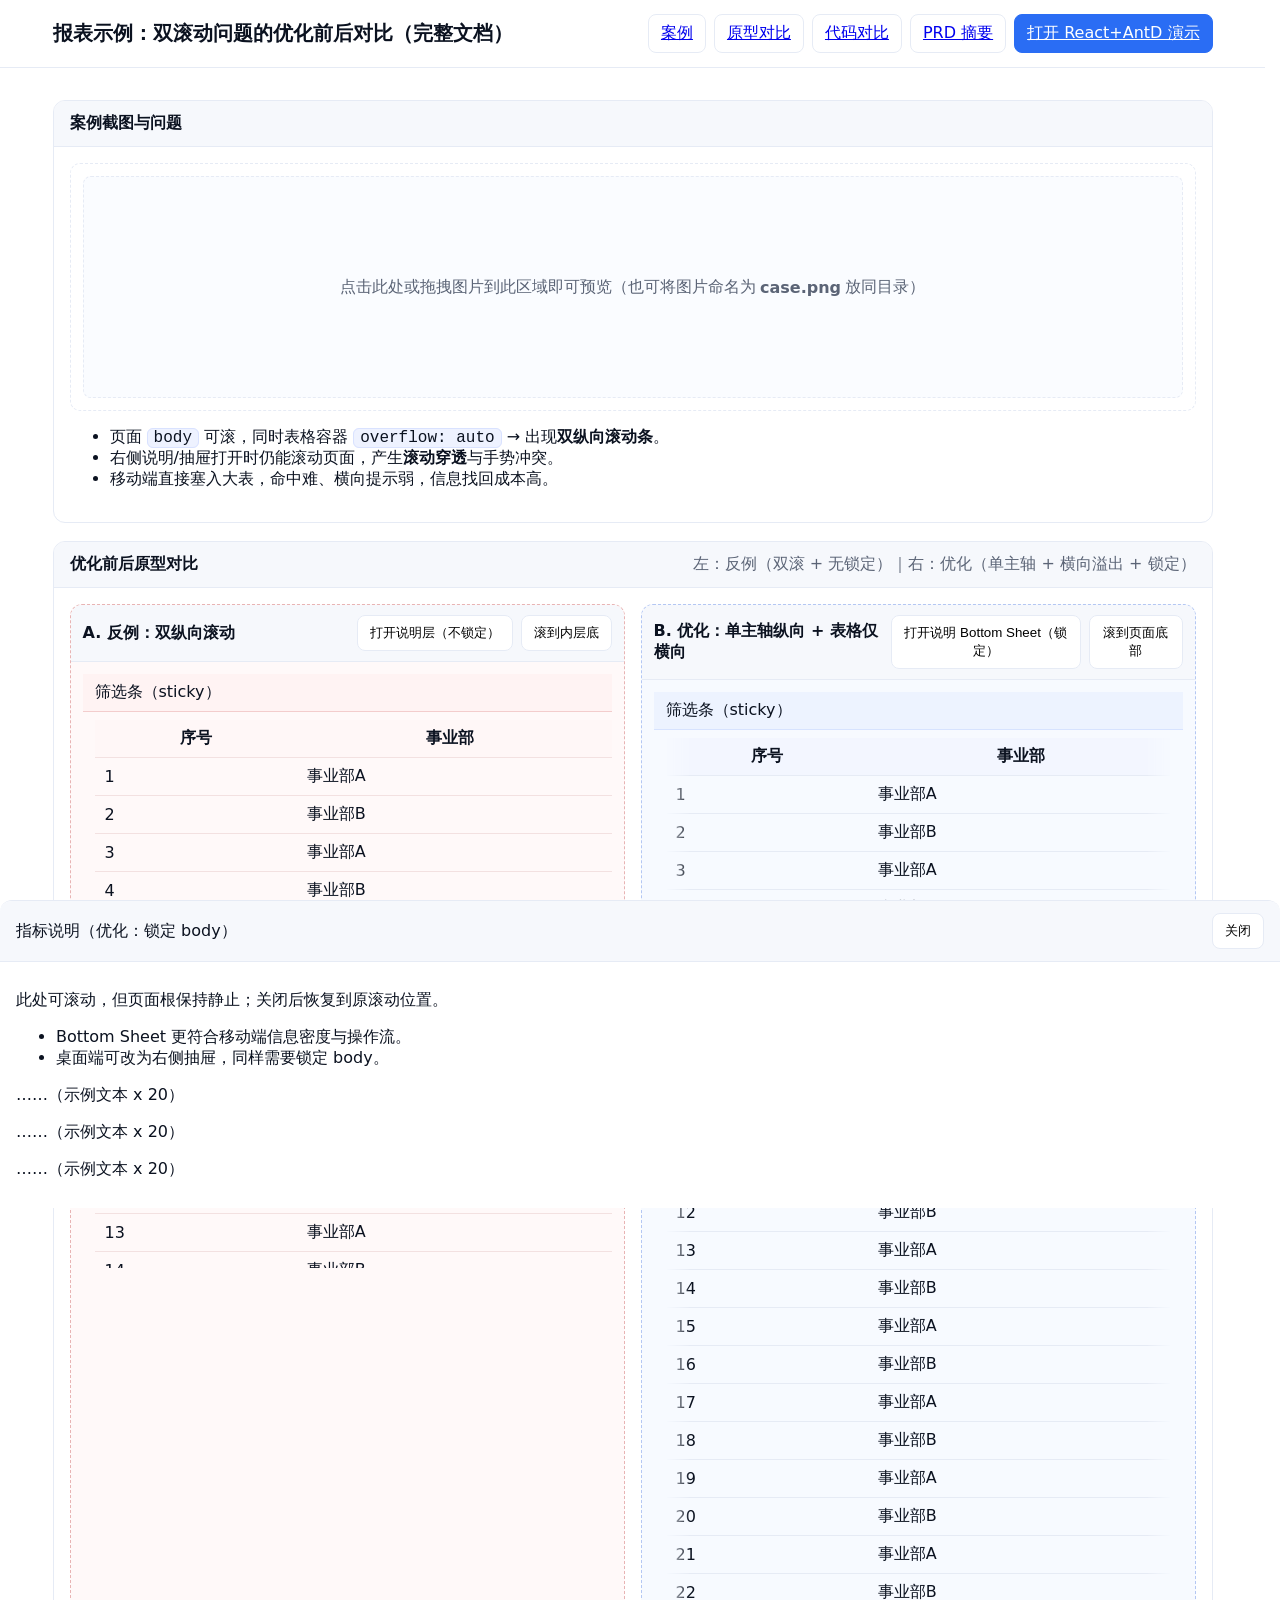
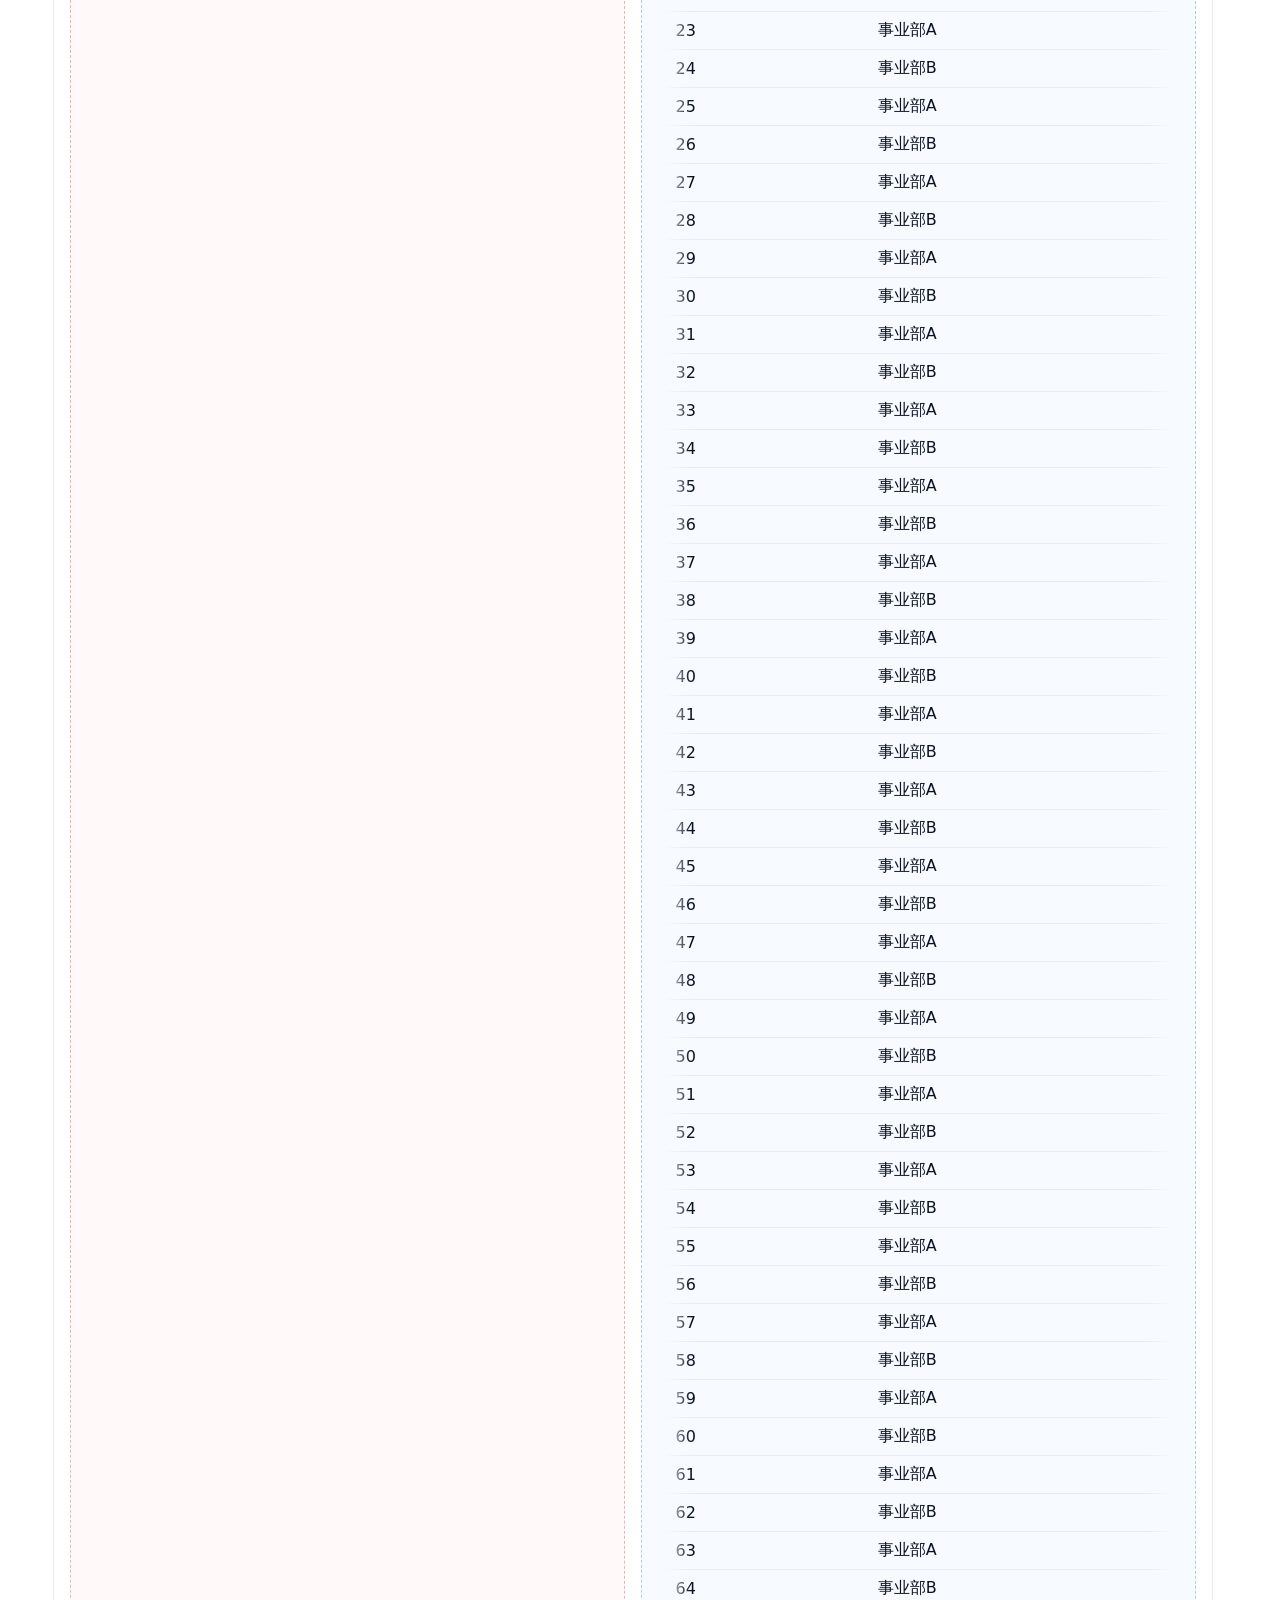
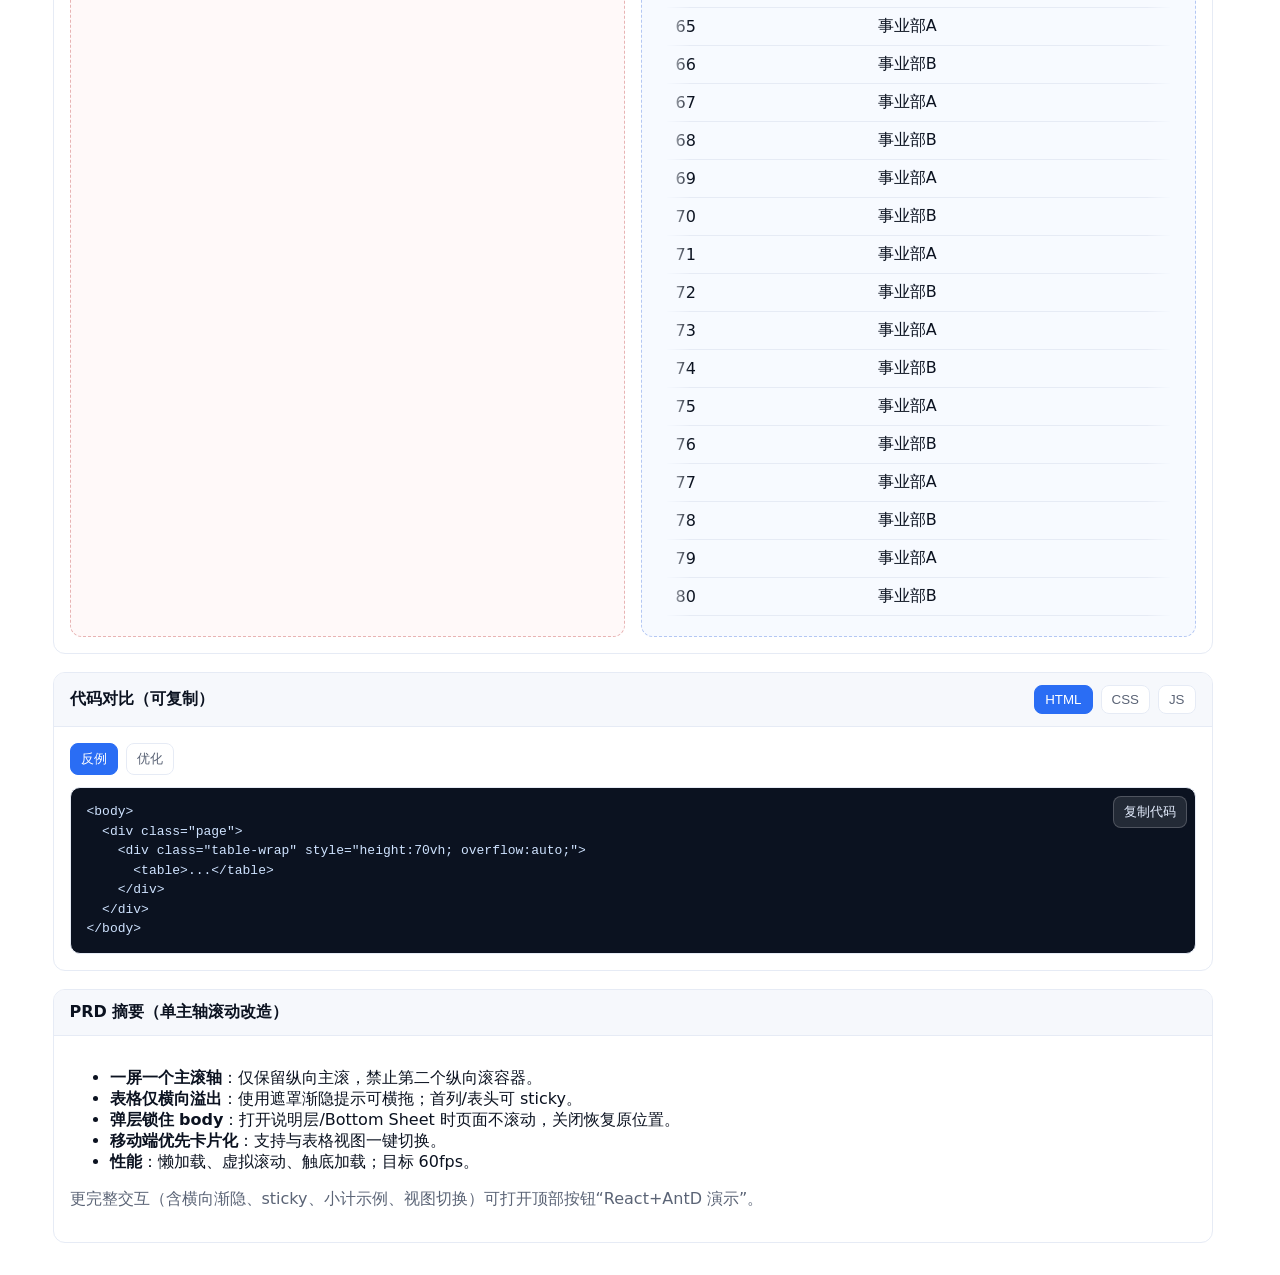
<file: 最优上下滚动交互理论及双滚动条问题解析/最优上下滚动交互理论及双滚动条问题解析/case_compare.html>
<!doctype html>
<html lang="zh-CN">
  <head>
    <meta charset="utf-8" />
    <meta name="viewport" content="width=device-width, initial-scale=1" />
    <title>报表示例：双滚动问题的优化前后对比（完整文档）</title>
    <style>
      :root {
        --primary: #2a6df4;
        --primary-600: #1f57c8;
        --bg: #ffffff;
        --bg-soft: #f6f8fc;
        --text: #0b1220;
        --muted: #5b6476;
        --border: #e6ebf5;
        --sticky-top: 64px;
        scrollbar-gutter: stable;
      }
      html { scroll-behavior: smooth; overscroll-behavior-y: contain; }
      body { margin: 0; font-family: ui-sans-serif, system-ui, -apple-system, Segoe UI, Roboto, Helvetica, Arial, "PingFang SC", "Microsoft YaHei", sans-serif; color: var(--text); background: var(--bg); overflow-x: hidden; }

      .page-header { position: sticky; top: 0; z-index: 100; background: rgba(255,255,255,0.9); backdrop-filter: saturate(180%) blur(10px); border-bottom: 1px solid var(--border); }
      .container { max-width: 1160px; margin: 0 auto; padding: 14px 16px; }
      .title { font-weight: 800; font-size: 20px; }
      .nav { display: flex; gap: 8px; flex-wrap: wrap; }
      .btn { border: 1px solid var(--border); border-radius: 8px; padding: 8px 12px; background: #fff; cursor: pointer; }
      .btn.primary { background: var(--primary); color: #fff; border-color: var(--primary); }
      .btn:hover { border-color: var(--primary); }

      .section { margin: 18px 0; border: 1px solid var(--border); border-radius: 12px; overflow: hidden; background: #fff; }
      .section-head { display: flex; align-items: center; justify-content: space-between; gap: 12px; padding: 12px 16px; background: var(--bg-soft); border-bottom: 1px solid var(--border); }
      .section-title { margin: 0; font-size: 16px; font-weight: 700; }
      .section-desc { margin: 8px 16px 0; color: var(--muted); }
      .section-body { padding: 16px; }

      .grid { display: grid; grid-template-columns: 1fr; gap: 16px; }
      @media (min-width: 960px) { .grid.dual { grid-template-columns: 1fr 1fr; } }

      .card { border: 1px solid var(--border); border-radius: 12px; overflow: hidden; background: #fff; }
      .card-head { padding: 10px 12px; background: var(--bg-soft); border-bottom: 1px solid var(--border); display:flex; align-items:center; justify-content: space-between; gap: 8px; }
      .card-title { font-weight: 700; }
      .card-body { padding: 12px; }

      /* 案例截图 */
      .case-box { border: 1px dashed var(--border); border-radius: 10px; padding: 12px; background: #fff; }
      .case-placeholder { display:flex; align-items:center; justify-content:center; color: var(--muted); height: 220px; background: #fafcff; border: 1px dashed var(--border); border-radius: 8px; }
      .case-img { max-width: 100%; border-radius: 8px; border: 1px solid var(--border); display:none; }

      /* 反例：双滚动页面（中间容器纵向可滚 + 页面也可滚） */
      .bad-wrap { border: 1px dashed #e8b4b4; background: #fff9f9; }
      .bad-header { position: sticky; top: 0; background: #fff3f3; border-bottom: 1px solid #f3cdcd; padding: 8px 12px; }
      .bad-main { height: 60vh; overflow: auto; padding: 8px 12px; -webkit-overflow-scrolling: touch; overscroll-behavior: contain; }
      .bad-table { width: 1200px; max-width: none; border-collapse: collapse; }
      .bad-table th, .bad-table td { border-bottom: 1px solid #f3e1e1; padding: 8px 10px; }
      .bad-table th { background: #fff7f7; position: sticky; top: 0; z-index: 1; }
      .num { text-align: right; white-space: nowrap; }

      /* 优化：单主轴纵向，仅表格横向可滚；说明层打开时锁 body */
      .good-wrap { border: 1px dashed #b4c7f3; background: #f7faff; }
      .good-header { position: sticky; top: 0; background: #edf3ff; border-bottom: 1px solid #d7e3ff; padding: 8px 12px; z-index: 2; }
      .good-body { padding: 8px 12px; }
      .h-scroll { overflow-x: auto; overflow-y: visible; -webkit-overflow-scrolling: touch; }
      .h-scroll.mask { -webkit-mask-image: linear-gradient(to right, transparent 0, black 24px, black calc(100% - 24px), transparent 100%); mask-image: linear-gradient(to right, transparent 0, black 24px, black calc(100% - 24px), transparent 100%); }
      .good-table { width: 1200px; max-width: none; border-collapse: collapse; }
      .good-table th, .good-table td { border-bottom: 1px solid var(--border); padding: 8px 10px; }
      .good-table th { background: #f3f6ff; position: sticky; top: 0; z-index: 1; }

      /* 说明层：反例（不锁定 body） */
      .panel { position: fixed; top: 0; right: 0; bottom: 0; width: 320px; transform: translateX(100%); transition: transform .25s ease; background: #fff; border-left: 1px solid var(--border); z-index: 80; overflow: auto; }
      .panel.open { transform: translateX(0); }

      /* Bottom Sheet：优化（锁定 body） */
      .sheet-backdrop { position: fixed; inset: 0; display: none; background: rgba(13,18,32,.42); z-index: 120; }
      .sheet-backdrop.open { display: block; }
      .sheet { position: fixed; left: 0; right: 0; bottom: 0; background: #fff; max-height: min(80dvh, 560px); overflow: auto; overscroll-behavior: contain; border-top: 1px solid var(--border); border-radius: 12px 12px 0 0; transform: translateY(100%); transition: transform .25s ease; z-index: 121; }
      .sheet.open { transform: translateY(0); }
      .sheet-head { position: sticky; top: 0; background: var(--bg-soft); border-bottom: 1px solid var(--border); padding: 12px 16px; display:flex; align-items:center; justify-content: space-between; }
      .sheet-body { padding: 12px 16px; }
      body.modal-open { position: fixed; width: 100%; overflow: hidden; }

      /* 代码区 */
      .tabbar { display: flex; gap: 8px; flex-wrap: wrap; overflow-x: auto; -webkit-overflow-scrolling: touch; }
      .tab { padding: 6px 10px; border: 1px solid var(--border); border-radius: 8px; background: #fff; cursor: pointer; color: var(--muted); }
      .tab.active { background: var(--primary); border-color: var(--primary); color: #fff; }
      .code { background: #0b1220; color: #cfe3ff; border-radius: 10px; border: 1px solid var(--border); overflow: hidden; position: relative; -webkit-overflow-scrolling: touch; }
      pre { margin: 0; padding: 14px 16px; overflow: auto; font-family: ui-monospace, SFMono-Regular, Menlo, Monaco, Consolas, "Liberation Mono", "Courier New", monospace; font-size: 13px; line-height: 1.5; }
      .copy-btn { position: absolute; right: 8px; top: 8px; background: rgba(255,255,255,.1); color: #e5eeff; border: 1px solid rgba(255,255,255,.2); padding: 6px 10px; border-radius: 8px; cursor: pointer; }

      .note { color: var(--muted); }
      .kbd { font-family: ui-monospace, monospace; background: #eef2ff; border: 1px solid #d9e2ff; padding: 0 6px; border-radius: 6px; }

      /* Mobile 适配 */
      @media (max-width: 768px) {
        body { padding-bottom: env(safe-area-inset-bottom); }
        .page-header { padding: 6px 0; }
        .page-header .container { padding: 8px 12px; }
        .container { padding: 10px 12px calc(20px + env(safe-area-inset-bottom)); }
        .title { font-size: 17px; line-height: 1.25; }
        .nav { overflow-x: auto; -webkit-overflow-scrolling: touch; padding-bottom: 6px; gap: 6px; flex-wrap: nowrap; }
        .btn { padding: 8px 10px; min-height: 40px; white-space: nowrap; }
        .section { border-radius: 10px; margin: 12px 0; }
        .container > .section:first-of-type { margin-top: 10px; }
        .section-head { padding: 10px 12px; flex-direction: column; align-items: flex-start; gap: 6px; }
        .section-body { padding: 12px; }
        .grid { gap: 12px; }
        .case-placeholder { height: 160px; }
        pre { font-size: 12px; }
        /* 防止表格撑爆视口，交给容器横向滚动 */
        .good-table, .bad-table { width: max(720px, 100%); }
        .h-scroll { overflow-x: auto; }
        .bad-main { overflow: auto; }
      }
    </style>
  </head>
  <body>
    <header class="page-header">
      <div class="container" style="display:flex; align-items:center; justify-content: space-between; gap: 12px;">
        <div class="title">报表示例：双滚动问题的优化前后对比（完整文档）</div>
        <nav class="nav">
          <a class="btn" href="#case">案例</a>
          <a class="btn" href="#prototype">原型对比</a>
          <a class="btn" href="#code">代码对比</a>
          <a class="btn" href="#prd">PRD 摘要</a>
          <a class="btn primary" href="report_prototype.html">打开 React+AntD 演示</a>
        </nav>
      </div>
    </header>

    <main class="container">
      <section id="case" class="section">
        <div class="section-head">
          <h2 class="section-title">案例截图与问题</h2>
        </div>
        <div class="section-body">
          <div class="case-box">
            <img id="caseImg" class="case-img" alt="报表问题截图（可点击或拖拽本地图片上传预览）" />
            <div id="caseFallback" class="case-placeholder">点击此处或拖拽图片到此区域即可预览（也可将图片命名为 <b style="margin:0 4px;">case.png</b> 放同目录）</div>
            <input id="caseFile" type="file" accept="image/*" style="display:none" />
          </div>
          <ul>
            <li>页面 <span class="kbd">body</span> 可滚，同时表格容器 <span class="kbd">overflow: auto</span> → 出现<strong>双纵向滚动条</strong>。</li>
            <li>右侧说明/抽屉打开时仍能滚动页面，产生<strong>滚动穿透</strong>与手势冲突。</li>
            <li>移动端直接塞入大表，命中难、横向提示弱，信息找回成本高。</li>
          </ul>
        </div>
      </section>

      <section id="prototype" class="section">
        <div class="section-head">
          <h2 class="section-title">优化前后原型对比</h2>
          <div class="note">左：反例（双滚 + 无锁定）｜右：优化（单主轴 + 横向溢出 + 锁定）</div>
        </div>
        <div class="section-body">
          <div class="grid dual">
            <!-- 反例 -->
            <div class="card bad-wrap">
              <div class="card-head">
                <div class="card-title">A. 反例：双纵向滚动</div>
                <div style="display:flex; gap:8px;">
                  <button id="openPanel" class="btn">打开说明层（不锁定）</button>
                  <button id="scrollBadInner" class="btn">滚到内层底</button>
                </div>
              </div>
              <div class="card-body">
                <div class="bad-header">筛选条（sticky）</div>
                <div id="badMain" class="bad-main">
                  <table class="bad-table">
                    <thead>
                      <tr><th>序号</th><th>事业部</th><th>企业</th><th class="num">成本渗透率</th></tr>
                    </thead>
                    <tbody id="badTbody"></tbody>
                  </table>
                </div>
              </div>
            </div>

            <!-- 优化 -->
            <div class="card good-wrap">
              <div class="card-head">
                <div class="card-title">B. 优化：单主轴纵向 + 表格仅横向</div>
                <div style="display:flex; gap:8px;">
                  <button id="openSheetBtn" class="btn">打开说明 Bottom Sheet（锁定）</button>
                  <button id="scrollPageBottom" class="btn">滚到页面底部</button>
                </div>
              </div>
              <div class="card-body">
                <div class="good-header">筛选条（sticky）</div>
                <div class="good-body">
                  <div class="h-scroll mask">
                    <table class="good-table">
                      <thead>
                        <tr><th>序号</th><th>事业部</th><th>企业</th><th class="num">成本渗透率</th></tr>
                      </thead>
                      <tbody id="goodTbody"></tbody>
                    </table>
                  </div>
                </div>
              </div>
            </div>
          </div>
        </div>
      </section>

      <section id="code" class="section">
        <div class="section-head">
          <h2 class="section-title">代码对比（可复制）</h2>
          <div class="tabbar">
            <button class="tab active" data-kind="html">HTML</button>
            <button class="tab" data-kind="css">CSS</button>
            <button class="tab" data-kind="js">JS</button>
          </div>
        </div>
        <div class="section-body">
          <div class="tabbar">
            <button class="tab active" data-variant="bad">反例</button>
            <button class="tab" data-variant="good">优化</button>
          </div>
          <div class="code" style="margin-top:12px;">
            <button id="copyBtn" class="copy-btn">复制代码</button>
            <pre id="codeBlock"></pre>
          </div>
        </div>
      </section>

      <section id="prd" class="section">
        <div class="section-head">
          <h2 class="section-title">PRD 摘要（单主轴滚动改造）</h2>
        </div>
        <div class="section-body">
          <ul>
            <li><strong>一屏一个主滚轴</strong>：仅保留纵向主滚，禁止第二个纵向滚容器。</li>
            <li><strong>表格仅横向溢出</strong>：使用遮罩渐隐提示可横拖；首列/表头可 sticky。</li>
            <li><strong>弹层锁住 body</strong>：打开说明层/Bottom Sheet 时页面不滚动，关闭恢复原位置。</li>
            <li><strong>移动端优先卡片化</strong>：支持与表格视图一键切换。</li>
            <li><strong>性能</strong>：懒加载、虚拟滚动、触底加载；目标 60fps。</li>
          </ul>
          <p class="note">更完整交互（含横向渐隐、sticky、小计示例、视图切换）可打开顶部按钮“React+AntD 演示”。</p>
        </div>
      </section>
    </main>

    <!-- 反例右侧说明层（不锁定 body） -->
    <aside id="panel" class="panel" aria-hidden="true" role="dialog">
      <div style="position:sticky; top:0; background:#fff; border-bottom:1px solid var(--border); padding:12px 12px; font-weight:700;">指标说明（反例：不锁定 body）</div>
      <div style="padding:12px;">
        <p>滚动此面板时，底层页面仍可滚动，容易产生穿透与双滚冲突。</p>
        <p>建议采用 Bottom Sheet 或抽屉，并在打开时锁 body。</p>
        <p>……（示例文本 x 20）</p>
        <p>……（示例文本 x 20）</p>
        <p>……（示例文本 x 20）</p>
      </div>
    </aside>

    <!-- 优化：Bottom Sheet（锁定 body） -->
    <div id="sheetBackdrop" class="sheet-backdrop"></div>
    <div id="sheet" class="sheet" aria-hidden="true" aria-modal="true" role="dialog">
      <div class="sheet-head">
        <div>指标说明（优化：锁定 body）</div>
        <button id="closeSheet" class="btn">关闭</button>
      </div>
      <div class="sheet-body">
        <p>此处可滚动，但页面根保持静止；关闭后恢复到原滚动位置。</p>
        <ul>
          <li>Bottom Sheet 更符合移动端信息密度与操作流。</li>
          <li>桌面端可改为右侧抽屉，同样需要锁定 body。</li>
        </ul>
        <p>……（示例文本 x 20）</p>
        <p>……（示例文本 x 20）</p>
        <p>……（示例文本 x 20）</p>
      </div>
    </div>

    <script>
      // 图片占位与本地选择/拖拽预览（避免因缺少 case.png 导致的报错）
      (function(){
        const img = document.getElementById('caseImg');
        const fb = document.getElementById('caseFallback');
        const fileInput = document.getElementById('caseFile');
        function show(dataUrl){ img.src = dataUrl; img.style.display = 'block'; fb.style.display = 'none'; }
        function pick(){ fileInput.click(); }
        // 仅用户触发加载，避免自动请求本地不存在的 case.png
        fileInput.addEventListener('change', () => {
          const file = fileInput.files && fileInput.files[0];
          if (!file) return;
          const reader = new FileReader();
          reader.onload = e => show(String(e.target?.result || ''));
          reader.readAsDataURL(file);
        });
        const box = document.querySelector('.case-box');
        box.addEventListener('click', pick);
        box.addEventListener('dragover', (e)=>{ e.preventDefault(); });
        box.addEventListener('drop', (e)=>{
          e.preventDefault();
          const file = e.dataTransfer?.files?.[0];
          if (!file) return;
          const reader = new FileReader();
          reader.onload = ev => show(String(ev.target?.result || ''));
          reader.readAsDataURL(file);
        });
      })();

      // 生成示例数据
      function createRow(i){
        const name = '企业 ' + (i + 1);
        const dept = i % 2 ? '事业部B' : '事业部A';
        const ratio = (Math.random() * 0.2).toFixed(2) + '%';
        return `<tr><td>${i+1}</td><td>${dept}</td><td>${name}</td><td class="num">${ratio}</td></tr>`;
      }
      const badTbody = document.getElementById('badTbody');
      const goodTbody = document.getElementById('goodTbody');
      let html = ''; for (let i = 0; i < 80; i++) html += createRow(i);
      badTbody.innerHTML = html; goodTbody.innerHTML = html;

      // 反例：右侧面板（不锁定 body）
      (function(){
        const panel = document.getElementById('panel');
        document.getElementById('openPanel').addEventListener('click', () => {
          panel.classList.add('open'); panel.setAttribute('aria-hidden', 'false');
        });
        panel.addEventListener('click', (e)=>{ if(e.target === panel) panel.classList.remove('open'); });
        document.addEventListener('keydown', (e)=>{ if(e.key === 'Escape') panel.classList.remove('open'); });
        document.getElementById('scrollBadInner').addEventListener('click', () => {
          const el = document.getElementById('badMain'); el.scrollTo({ top: el.scrollHeight, behavior: 'smooth' });
        });
      })();

      // 优化：Bottom Sheet（锁定 body）
      (function(){
        const sheet = document.getElementById('sheet');
        const backdrop = document.getElementById('sheetBackdrop');
        const openBtn = document.getElementById('openSheetBtn');
        const closeBtn = document.getElementById('closeSheet');
        let prevY = 0;
        function open(){
          prevY = window.scrollY;
          document.body.style.top = `-${prevY}px`;
          document.body.classList.add('modal-open');
          backdrop.classList.add('open');
          sheet.classList.add('open');
          sheet.setAttribute('aria-hidden','false');
        }
        function close(){
          const top = parseInt(document.body.style.top || '0', 10);
          document.body.classList.remove('modal-open');
          document.body.style.top = '';
          window.scrollTo(0, Math.abs(top) || prevY || 0);
          backdrop.classList.remove('open');
          sheet.classList.remove('open');
          sheet.setAttribute('aria-hidden','true');
        }
        openBtn.addEventListener('click', open);
        closeBtn.addEventListener('click', close);
        backdrop.addEventListener('click', close);
        document.addEventListener('keydown', (e)=>{ if(e.key === 'Escape' && sheet.classList.contains('open')) close(); });
        document.getElementById('scrollPageBottom').addEventListener('click', () => { window.scrollTo({ top: document.body.scrollHeight, behavior: 'smooth' }); });
      })();

      // 代码对比：内容
      const code = {
        bad: {
          html: `<body>\n  <div class="page">\n    <div class="table-wrap" style="height:70vh; overflow:auto;">\n      <table>...</table>\n    </div>\n  </div>\n</body>`,
          css: `/* 反例：制造第二个纵向滚容器 */\n.table-wrap {\n  height: 70vh;\n  overflow: auto;\n}`,
          js: `// 反例抽屉：未锁定 body\nopenPanel = () => panel.classList.add('open');\nclosePanel = () => panel.classList.remove('open');`
        },
        good: {
          html: `<header class="top">...</header>\n<section class="filters">...</section>\n<main class="page">\n  <div class="table-wrap">\n    <table class="table">...</table>\n  </div>\n</main>`,
          css: `/* 单主轴纵向滚动（或直接让 body 作为主滚） */\n.page {\n  min-height: 100dvh;\n  overflow-y: auto;\n}\n/* 表格仅横向滚动 + 渐隐提示 */\n.table-wrap {\n  overflow-x: auto;\n  overflow-y: visible;\n  -webkit-overflow-scrolling: touch;\n  mask-image: linear-gradient(to right, transparent 0, black 24px, black calc(100% - 24px), transparent 100%);\n}\n/* Bottom Sheet 打开时锁 body */\nbody.modal-open { position: fixed; width:100%; overflow:hidden; }`,
          js: `// Bottom Sheet：锁定 body\nconst y = window.scrollY;\ndocument.body.style.top = \`-\${y}px\`;\ndocument.body.classList.add('modal-open');\n// 关闭：\nconst top = parseInt(document.body.style.top||'0',10);\ndocument.body.classList.remove('modal-open');\ndocument.body.style.top = '';\nwindow.scrollTo(0, Math.abs(top)||0);`
        }
      };
      let kind = 'html'; let variant = 'bad';
      const codeBlock = document.getElementById('codeBlock');
      const render = () => { codeBlock.textContent = code[variant][kind]; };
      render();
      document.querySelectorAll('[data-kind]').forEach(btn => btn.addEventListener('click', () => {
        document.querySelectorAll('[data-kind]').forEach(b => b.classList.remove('active')); btn.classList.add('active'); kind = btn.dataset.kind; render();
      }));
      document.querySelectorAll('[data-variant]').forEach(btn => btn.addEventListener('click', () => {
        document.querySelectorAll('[data-variant]').forEach(b => b.classList.remove('active')); btn.classList.add('active'); variant = btn.dataset.variant; render();
      }));
      document.getElementById('copyBtn').addEventListener('click', async () => {
        try { await navigator.clipboard.writeText(codeBlock.textContent || ''); const b = document.getElementById('copyBtn'); const t = b.textContent; b.textContent = '已复制'; setTimeout(()=> b.textContent = t, 1200); } catch(e) { alert('复制失败，请手动复制'); }
      });
    </script>
  </body>
</html>
</file>
<file: style.css>
��: r o o t   { 
         / *   A p p l e   D e s i g n   S y s t e m   C o l o r s   * / 
         - - p r i m a r y - c o l o r :   # 0 0 7 A F F ;   / *   m a c O S   B l u e   * / 
         - - p r i m a r y - d a r k :   # 0 0 6 2 c c ; 
         - - p r i m a r y - l i g h t :   # 6 0 A 5 F A ; 
         - - s u r f a c e - g r o u n d :   # F 5 F 5 F 7 ;   / *   m a c O S   W i n d o w   B a c k g r o u n d   * / 
         - - s u r f a c e - c a r d :   # F F F F F F ; 
         - - s u r f a c e - b o r d e r :   # D 1 D 1 D 6 ;   / *   m a c O S   S e p a r a t o r   C o l o r   * / 
         - - t e x t - c o l o r :   # 1 D 1 D 1 F ; 
         - - t e x t - s e c o n d a r y :   # 8 6 8 6 8 B ; 
         - - b o r d e r - r a d i u s :   1 0 p x ; 
         - - s i d e b a r - w i d t h :   2 6 0 p x ; 
         - - t o p b a r - h e i g h t :   6 0 p x ; 
         - - t r a n s i t i o n - d u r a t i o n :   0 . 3 s ; 
         - - e a s e - s p r i n g :   c u b i c - b e z i e r ( 0 . 2 5 ,   0 . 1 ,   0 . 2 5 ,   1 . 0 ) ; 
         
         - - a p p l e - b l u e :   # 0 0 7 A F F ; 
         - - a p p l e - b g :   # F 5 F 5 F 7 ; 
         - - s h a d o w - s m :   0   1 p x   2 p x   r g b a ( 0 , 0 , 0 , 0 . 0 4 ) ; 
         - - s h a d o w - m d :   0   4 p x   1 2 p x   r g b a ( 0 , 0 , 0 , 0 . 0 8 ) ; 
         - - s h a d o w - l g :   0   1 2 p x   3 2 p x   r g b a ( 0 , 0 , 0 , 0 . 1 2 ) ; 
 } 
 
 *   {   b o x - s i z i n g :   b o r d e r - b o x ;   } 
 
 b o d y   { 
         m a r g i n :   0 ;   p a d d i n g :   0 ; 
         f o n t - f a m i l y :   - a p p l e - s y s t e m ,   B l i n k M a c S y s t e m F o n t ,   " S F   P r o   T e x t " ,   " H e l v e t i c a   N e u e " ,   " S e g o e   U I " ,   R o b o t o ,   s a n s - s e r i f ; 
         b a c k g r o u n d - c o l o r :   v a r ( - - s u r f a c e - g r o u n d ) ; 
         c o l o r :   v a r ( - - t e x t - c o l o r ) ; 
         - w e b k i t - f o n t - s m o o t h i n g :   a n t i a l i a s e d ; 
         o v e r f l o w :   h i d d e n ; 
 } 
 
 / *   L a y o u t   S t r u c t u r e   * / 
 . l a y o u t - w r a p p e r   {   d i s p l a y :   f l e x ;   h e i g h t :   1 0 0 v h ;   w i d t h :   1 0 0 % ;   } 
 
 / *   S i d e b a r   -   m a c O S   s t y l e   * / 
 . l a y o u t - s i d e b a r   { 
         d i s p l a y :   n o n e ; 
 } 
 
 . s i d e b a r - l o g o   { 
         h e i g h t :   v a r ( - - t o p b a r - h e i g h t ) ; 
         d i s p l a y :   f l e x ;   a l i g n - i t e m s :   c e n t e r ;   p a d d i n g :   0   2 0 p x ; 
         c o l o r :   v a r ( - - t e x t - c o l o r ) ; 
 } 
 . s i d e b a r - l o g o   s p a n   {   f o n t - s i z e :   1 7 p x ;   f o n t - w e i g h t :   6 0 0 ;   m a r g i n - l e f t :   1 0 p x ;   l e t t e r - s p a c i n g :   - 0 . 0 1 e m ;   } 
 
 . s i d e b a r - m e n u   {   f l e x :   1 ;   p a d d i n g :   1 6 p x   1 2 p x ;   o v e r f l o w - y :   a u t o ;   l i s t - s t y l e :   n o n e ;   m a r g i n :   0 ;   } 
 . m e n u - i t e m   {   m a r g i n - b o t t o m :   2 p x ;   } 
 . m e n u - l i n k   { 
         d i s p l a y :   f l e x ;   a l i g n - i t e m s :   c e n t e r ;   p a d d i n g :   8 p x   1 2 p x ; 
         b o r d e r - r a d i u s :   6 p x ;   c o l o r :   v a r ( - - t e x t - c o l o r ) ; 
         t e x t - d e c o r a t i o n :   n o n e ;   c u r s o r :   p o i n t e r ;   f o n t - w e i g h t :   4 0 0 ;   f o n t - s i z e :   1 4 p x ; 
         t r a n s i t i o n :   b a c k g r o u n d - c o l o r   0 . 1 5 s   e a s e ; 
 } 
 . m e n u - l i n k : h o v e r   {   b a c k g r o u n d - c o l o r :   r g b a ( 0 , 0 , 0 , 0 . 0 5 ) ;   } 
 . m e n u - l i n k . a c t i v e   {   b a c k g r o u n d - c o l o r :   r g b a ( 0 ,   1 2 2 ,   2 5 5 ,   0 . 1 2 ) ;   c o l o r :   v a r ( - - p r i m a r y - c o l o r ) ;   f o n t - w e i g h t :   5 0 0 ;   } 
 . m e n u - l i n k   i   {   m a r g i n - r i g h t :   1 0 p x ;   f o n t - s i z e :   1 6 p x ;   c o l o r :   v a r ( - - t e x t - s e c o n d a r y ) ;   w i d t h :   2 0 p x ;   t e x t - a l i g n :   c e n t e r ;   } 
 . m e n u - l i n k . a c t i v e   i   {   c o l o r :   v a r ( - - p r i m a r y - c o l o r ) ;   } 
 . m e n u - c a t e g o r y   {   f o n t - s i z e :   1 1 p x ;   t e x t - t r a n s f o r m :   u p p e r c a s e ;   c o l o r :   v a r ( - - t e x t - s e c o n d a r y ) ;   f o n t - w e i g h t :   6 0 0 ;   m a r g i n :   2 0 p x   0   6 p x   1 2 p x ;   o p a c i t y :   0 . 8 ;   } 
 
 / *   M a i n   C o n t a i n e r   * / 
 . l a y o u t - m a i n - c o n t a i n e r   { 
         d i s p l a y :   f l e x ;   f l e x - d i r e c t i o n :   c o l u m n ; 
         h e i g h t :   1 0 0 v h ;   m a r g i n - l e f t :   0 ; 
         w i d t h :   1 0 0 % ; 
         b a c k g r o u n d :   # F F F F F F ; 
         o v e r f l o w :   h i d d e n ; 
 } 
 
 / *   T o p b a r   * / 
 . l a y o u t - t o p b a r   { 
         h e i g h t :   v a r ( - - t o p b a r - h e i g h t ) ;   p a d d i n g :   0   2 4 p x ; 
         b a c k g r o u n d - c o l o r :   r g b a ( 2 5 5 ,   2 5 5 ,   2 5 5 ,   0 . 8 ) ; 
         b a c k d r o p - f i l t e r :   b l u r ( 2 0 p x ) ; 
         - w e b k i t - b a c k d r o p - f i l t e r :   b l u r ( 2 0 p x ) ; 
         d i s p l a y :   f l e x ;   a l i g n - i t e m s :   c e n t e r ;   j u s t i f y - c o n t e n t :   f l e x - s t a r t ; 
         g a p :   2 4 p x ; 
         p o s i t i o n :   s t i c k y ;   t o p :   0 ;   z - i n d e x :   9 9 8 ; 
         b o r d e r - b o t t o m :   1 p x   s o l i d   r g b a ( 0 , 0 , 0 , 0 . 0 5 ) ; 
 } 
 
 / *   T o p b a r   N a v i g a t i o n   S t y l e s   * / 
 . t o p b a r - b r a n d i n g   { 
         d i s p l a y :   f l e x ;   a l i g n - i t e m s :   c e n t e r ; 
         f o n t - s i z e :   1 8 p x ;   f o n t - w e i g h t :   6 0 0 ;   c o l o r :   v a r ( - - t e x t - c o l o r ) ; 
         m a r g i n - r i g h t :   1 2 p x ; 
         w h i t e - s p a c e :   n o w r a p ; 
         c u r s o r :   p o i n t e r ; 
 } 
 . t o p b a r - b r a n d i n g   i   {   m a r g i n - r i g h t :   1 0 p x ;   c o l o r :   v a r ( - - p r i m a r y - c o l o r ) ;   f o n t - s i z e :   2 2 p x ;   } 
 
 . t o p b a r - m e n u   { 
         d i s p l a y :   f l e x ;   l i s t - s t y l e :   n o n e ;   m a r g i n :   0 ;   p a d d i n g :   0 ;   g a p :   6 p x ; 
         a l i g n - i t e m s :   c e n t e r ; 
 } 
 . t o p b a r - m e n u   . m e n u - i t e m   {   m a r g i n :   0 ;   } 
 . t o p b a r - m e n u   . m e n u - c a t e g o r y   {   d i s p l a y :   n o n e ;   } 
 . t o p b a r - m e n u   . m e n u - l i n k   { 
         d i s p l a y :   f l e x ;   a l i g n - i t e m s :   c e n t e r ;   p a d d i n g :   8 p x   1 2 p x ; 
         b o r d e r - r a d i u s :   6 p x ;   c o l o r :   v a r ( - - t e x t - c o l o r ) ; 
         t e x t - d e c o r a t i o n :   n o n e ;   c u r s o r :   p o i n t e r ;   f o n t - w e i g h t :   4 0 0 ;   f o n t - s i z e :   1 4 p x ; 
         t r a n s i t i o n :   b a c k g r o u n d - c o l o r   0 . 1 5 s   e a s e ; 
 } 
 . t o p b a r - m e n u   . m e n u - l i n k : h o v e r   {   b a c k g r o u n d - c o l o r :   r g b a ( 0 , 0 , 0 , 0 . 0 5 ) ;   } 
 . t o p b a r - m e n u   . m e n u - l i n k . a c t i v e   {   b a c k g r o u n d - c o l o r :   r g b a ( 0 ,   1 2 2 ,   2 5 5 ,   0 . 1 2 ) ;   c o l o r :   v a r ( - - p r i m a r y - c o l o r ) ;   f o n t - w e i g h t :   5 0 0 ;   } 
 . t o p b a r - m e n u   . m e n u - l i n k   i   {   m a r g i n - r i g h t :   8 p x ;   f o n t - s i z e :   1 5 p x ;   c o l o r :   i n h e r i t ;   w i d t h :   a u t o ;   t e x t - a l i g n :   c e n t e r ;   } 
 
 . t o p b a r - r i g h t   {   d i s p l a y :   f l e x ;   a l i g n - i t e m s :   c e n t e r ;   g a p :   1 6 p x ;   m a r g i n - l e f t :   a u t o ;   } 
 
 . t o p b a r - b u t t o n   { 
         w i d t h :   3 2 p x ;   h e i g h t :   3 2 p x ;   b o r d e r - r a d i u s :   6 p x ; 
         b o r d e r :   n o n e ;   b a c k g r o u n d :   t r a n s p a r e n t ; 
         d i s p l a y :   f l e x ;   a l i g n - i t e m s :   c e n t e r ;   j u s t i f y - c o n t e n t :   c e n t e r ; 
         c u r s o r :   p o i n t e r ;   c o l o r :   v a r ( - - t e x t - s e c o n d a r y ) ; 
         t r a n s i t i o n :   a l l   0 . 2 s ; 
 } 
 . t o p b a r - b u t t o n : h o v e r   {   b a c k g r o u n d - c o l o r :   r g b a ( 0 , 0 , 0 , 0 . 0 5 ) ;   c o l o r :   v a r ( - - t e x t - c o l o r ) ;   } 
 
 / *   C o n t e n t   * / 
 . l a y o u t - c o n t e n t   {   p a d d i n g :   0 ;   f l e x :   1 ;   o v e r f l o w :   h i d d e n ;   p o s i t i o n :   r e l a t i v e ;   } 
 . p a g e - b o d y   {   
         a n i m a t i o n :   p a g e F a d e I n   0 . 4 s   v a r ( - - e a s e - s p r i n g ) ;   
         h e i g h t :   1 0 0 % ; 
         w i d t h :   1 0 0 % ; 
         o v e r f l o w - y :   a u t o ; 
         p a d d i n g :   2 4 p x   3 2 p x ; 
 } 
 # v i e w - d a s h b o a r d   { 
         b a c k g r o u n d :   # F 5 F 5 F 7 ; 
         p a d d i n g :   2 4 p x   2 8 p x ; 
 } 
 # v i e w - c h a t   {   
         p a d d i n g :   0 ;   
         o v e r f l o w :   h i d d e n ;   
         d i s p l a y :   f l e x ; 
         f l e x - d i r e c t i o n :   c o l u m n ; 
         h e i g h t :   1 0 0 % ; 
 } 
 @ k e y f r a m e s   p a g e F a d e I n   {   f r o m   {   o p a c i t y :   0 ;   t r a n s f o r m :   t r a n s l a t e Y ( 5 p x ) ;   }   t o   {   o p a c i t y :   1 ;   t r a n s f o r m :   t r a n s l a t e Y ( 0 ) ;   }   } 
 
 . c a r d   { 
         b a c k g r o u n d :   v a r ( - - s u r f a c e - c a r d ) ;   b o r d e r - r a d i u s :   1 2 p x ; 
         p a d d i n g :   2 4 p x ;   m a r g i n - b o t t o m :   2 4 p x ; 
         b o x - s h a d o w :   v a r ( - - s h a d o w - s m ) ; 
         b o r d e r :   1 p x   s o l i d   r g b a ( 0 , 0 , 0 , 0 . 0 4 ) ; 
 } 
 . c a r d - t i t l e   {   f o n t - s i z e :   1 8 p x ;   f o n t - w e i g h t :   6 0 0 ;   m a r g i n - b o t t o m :   2 0 p x ;   c o l o r :   v a r ( - - t e x t - c o l o r ) ;   l e t t e r - s p a c i n g :   - 0 . 0 1 e m ;   } 
 . h i d d e n   {   d i s p l a y :   n o n e   ! i m p o r t a n t ;   } 
 
 / *   B u t t o n s   -   A p p l e   S t y l e   * / 
 . p - b u t t o n   { 
         b a c k g r o u n d :   # 0 0 7 A F F ;   
         c o l o r :   # f f f f f f ; 
         b o r d e r :   n o n e ; 
         p a d d i n g :   1 2 p x   3 2 p x ;   
         f o n t - s i z e :   1 5 p x ;   
         b o r d e r - r a d i u s :   9 8 0 p x ; 
         c u r s o r :   p o i n t e r ;   
         d i s p l a y :   i n l i n e - f l e x ;   
         a l i g n - i t e m s :   c e n t e r ;   
         g a p :   6 p x ; 
         f o n t - w e i g h t :   4 0 0 ; 
         l e t t e r - s p a c i n g :   - 0 . 2 p x ; 
         t r a n s i t i o n :   a l l   0 . 2 s   e a s e ; 
         b o x - s h a d o w :   n o n e ; 
 } 
 . p - b u t t o n : h o v e r   {   
         b a c k g r o u n d :   # 0 0 5 1 D 5 ;   
         t r a n s f o r m :   n o n e ;   
         b o x - s h a d o w :   n o n e ;   
 } 
 . p - b u t t o n : a c t i v e   {   
         t r a n s f o r m :   s c a l e ( 0 . 9 8 ) ;   
         b o x - s h a d o w :   n o n e ;   
 } 
 
 . p - b u t t o n - o u t l i n e d   {   b a c k g r o u n d :   t r a n s p a r e n t ;   b o r d e r :   1 p x   s o l i d   v a r ( - - s u r f a c e - b o r d e r ) ;   c o l o r :   v a r ( - - t e x t - c o l o r ) ;   b o x - s h a d o w :   n o n e ;   } 
 . p - b u t t o n - o u t l i n e d : h o v e r   {   b a c k g r o u n d :   r g b a ( 0 , 0 , 0 , 0 . 0 3 ) ;   b o r d e r - c o l o r :   # C 7 C 7 C C ;   c o l o r :   v a r ( - - t e x t - c o l o r ) ;   } 
 
 . p - b u t t o n - t e x t   {   b a c k g r o u n d :   t r a n s p a r e n t ;   b o r d e r :   n o n e ;   c o l o r :   v a r ( - - p r i m a r y - c o l o r ) ;   b o x - s h a d o w :   n o n e ;   } 
 . p - b u t t o n - t e x t : h o v e r   {   b a c k g r o u n d :   r g b a ( 0 ,   1 2 2 ,   2 5 5 ,   0 . 1 ) ;   } 
 
 . p - b u t t o n - d a n g e r   {   b a c k g r o u n d :   # F F 3 B 3 0 ;   c o l o r :   w h i t e ;   } 
 . p - b u t t o n - d a n g e r : h o v e r   {   b a c k g r o u n d :   # D 7 0 0 1 5 ;   } 
 . p - b u t t o n - d a n g e r . p - b u t t o n - t e x t   {   c o l o r :   # F F 3 B 3 0 ;   b a c k g r o u n d :   t r a n s p a r e n t ;   } 
 . p - b u t t o n - d a n g e r . p - b u t t o n - t e x t : h o v e r   {   b a c k g r o u n d :   r g b a ( 2 5 5 ,   5 9 ,   4 8 ,   0 . 1 ) ;   } 
 
 / *   S o u r c e   G r i d   * / 
 . s o u r c e - g r i d   {   d i s p l a y :   g r i d ;   g r i d - t e m p l a t e - c o l u m n s :   r e p e a t ( a u t o - f i l l ,   m i n m a x ( 2 6 0 p x ,   1 f r ) ) ;   g a p :   2 0 p x ;   } 
 . s o u r c e - c a r d - i t e m   { 
         b a c k g r o u n d :   # f f f ;   b o r d e r :   1 p x   s o l i d   r g b a ( 0 , 0 , 0 , 0 . 0 6 ) ; 
         b o r d e r - r a d i u s :   1 2 p x ;   p a d d i n g :   2 8 p x   2 0 p x ; 
         d i s p l a y :   f l e x ;   f l e x - d i r e c t i o n :   c o l u m n ;   a l i g n - i t e m s :   c e n t e r ;   t e x t - a l i g n :   c e n t e r ; 
         c u r s o r :   p o i n t e r ;   t r a n s i t i o n :   a l l   0 . 2 5 s   v a r ( - - e a s e - s p r i n g ) ; 
         b o x - s h a d o w :   v a r ( - - s h a d o w - s m ) ; 
 } 
 . s o u r c e - c a r d - i t e m : h o v e r   {   t r a n s f o r m :   t r a n s l a t e Y ( - 4 p x ) ;   b o x - s h a d o w :   v a r ( - - s h a d o w - m d ) ;   b o r d e r - c o l o r :   v a r ( - - p r i m a r y - c o l o r ) ;   } 
 . s o u r c e - i c o n   { 
         w i d t h :   6 4 p x ;   h e i g h t :   6 4 p x ;   b o r d e r - r a d i u s :   1 6 p x ; 
         d i s p l a y :   f l e x ;   a l i g n - i t e m s :   c e n t e r ;   j u s t i f y - c o n t e n t :   c e n t e r ; 
         f o n t - s i z e :   2 8 p x ;   m a r g i n - b o t t o m :   1 6 p x ; 
 } 
 . s o u r c e - i c o n . b l u e   {   b a c k g r o u n d :   # E 5 F 2 F F ;   c o l o r :   v a r ( - - p r i m a r y - c o l o r ) ;   } 
 . s o u r c e - i c o n . g r e e n   {   b a c k g r o u n d :   # E 4 F 9 E C ;   c o l o r :   # 3 4 C 7 5 9 ;   } 
 . s o u r c e - i c o n . p u r p l e   {   b a c k g r o u n d :   # F 2 F 0 F F ;   c o l o r :   # A F 5 2 D E ;   } 
 . s o u r c e - i t e m - t i t l e   {   f o n t - s i z e :   1 6 p x ;   f o n t - w e i g h t :   6 0 0 ;   m a r g i n - b o t t o m :   6 p x ;   } 
 . s o u r c e - i t e m - d e s c   {   f o n t - s i z e :   1 3 p x ;   c o l o r :   v a r ( - - t e x t - s e c o n d a r y ) ;   m a r g i n - b o t t o m :   2 0 p x ;   l i n e - h e i g h t :   1 . 4 ;   } 
 
 / *   T a b l e s   * / 
 . p - d a t a t a b l e   {   w i d t h :   1 0 0 % ;   b o r d e r - c o l l a p s e :   s e p a r a t e ;   b o r d e r - s p a c i n g :   0 ;   } 
 . p - d a t a t a b l e   t h   {   
         b a c k g r o u n d :   # F 9 F 9 F 9 ;   p a d d i n g :   1 2 p x   1 6 p x ;   t e x t - a l i g n :   l e f t ;   
         b o r d e r - b o t t o m :   1 p x   s o l i d   # E 5 E 5 E A ;   f o n t - w e i g h t :   6 0 0 ;   f o n t - s i z e :   1 3 p x ;   c o l o r :   v a r ( - - t e x t - s e c o n d a r y ) ; 
 } 
 . p - d a t a t a b l e   t d   {   p a d d i n g :   1 2 p x   1 6 p x ;   b o r d e r - b o t t o m :   1 p x   s o l i d   # E 5 E 5 E A ;   f o n t - s i z e :   1 4 p x ;   c o l o r :   v a r ( - - t e x t - c o l o r ) ;   } 
 . p - d a t a t a b l e   t r : l a s t - c h i l d   t d   {   b o r d e r - b o t t o m :   n o n e ;   } 
 . p - t a g   {   p a d d i n g :   4 p x   1 0 p x ;   b o r d e r - r a d i u s :   6 p x ;   f o n t - s i z e :   1 2 p x ;   f o n t - w e i g h t :   5 0 0 ;   d i s p l a y :   i n l i n e - f l e x ;   } 
 . p - t a g - s u c c e s s   {   b a c k g r o u n d :   # E 4 F 9 E C ;   c o l o r :   # 3 4 C 7 5 9 ;   } 
 . p - t a g - w a r n i n g   {   b a c k g r o u n d :   # F F F 8 E 1 ;   c o l o r :   # F F 9 5 0 0 ;   } 
 . p - t a g - i n f o   {   b a c k g r o u n d :   # E 5 F 2 F F ;   c o l o r :   # 0 0 7 A F F ;   } 
 
 / *   D r a w e r   &   M o d a l   * / 
 . d r a w e r - o v e r l a y   { 
         p o s i t i o n :   f i x e d ;   t o p :   0 ;   l e f t :   0 ;   w i d t h :   1 0 0 % ;   h e i g h t :   1 0 0 % ; 
         b a c k g r o u n d :   r g b a ( 0 , 0 , 0 , 0 . 3 ) ;   b a c k d r o p - f i l t e r :   b l u r ( 4 p x ) ; 
         z - i n d e x :   1 1 0 0 ;   d i s p l a y :   f l e x ;   j u s t i f y - c o n t e n t :   f l e x - e n d ; 
         o p a c i t y :   0 ;   p o i n t e r - e v e n t s :   n o n e ;   t r a n s i t i o n :   o p a c i t y   0 . 3 s   e a s e ; 
 } 
 . d r a w e r - o v e r l a y . a c t i v e   {   o p a c i t y :   1 ;   p o i n t e r - e v e n t s :   a u t o ;   } 
 . d r a w e r - p a n e l   { 
         w i d t h :   5 0 0 p x ;   b a c k g r o u n d :   # f f f ;   h e i g h t :   1 0 0 % ; 
         t r a n s f o r m :   t r a n s l a t e X ( 1 0 0 % ) ;   t r a n s i t i o n :   t r a n s f o r m   0 . 4 s   v a r ( - - e a s e - s p r i n g ) ; 
         d i s p l a y :   f l e x ;   f l e x - d i r e c t i o n :   c o l u m n ;   b o x - s h a d o w :   - 1 0 p x   0   4 0 p x   r g b a ( 0 , 0 , 0 , 0 . 1 ) ; 
 } 
 . d r a w e r - p a n e l . w i d e   {   w i d t h :   8 0 0 p x ;   } 
 . d r a w e r - o v e r l a y . a c t i v e   . d r a w e r - p a n e l   {   t r a n s f o r m :   t r a n s l a t e X ( 0 ) ;   } 
 . d r a w e r - h e a d e r   {   p a d d i n g :   2 4 p x ;   b o r d e r - b o t t o m :   1 p x   s o l i d   r g b a ( 0 , 0 , 0 , 0 . 0 6 ) ;   d i s p l a y :   f l e x ;   j u s t i f y - c o n t e n t :   s p a c e - b e t w e e n ;   a l i g n - i t e m s :   c e n t e r ;   b a c k g r o u n d :   t r a n s p a r e n t ;   } 
 . d r a w e r - b o d y   {   f l e x :   1 ;   o v e r f l o w - y :   a u t o ;   p a d d i n g :   2 4 p x ;   b a c k g r o u n d :   # F F F F F F ;   } 
 . d r a w e r - f o o t e r   {   p a d d i n g :   2 0 p x   2 4 p x ;   b o r d e r - t o p :   1 p x   s o l i d   r g b a ( 0 , 0 , 0 , 0 . 0 6 ) ;   t e x t - a l i g n :   r i g h t ;   d i s p l a y :   f l e x ;   j u s t i f y - c o n t e n t :   f l e x - e n d ;   g a p :   1 2 p x ;   b a c k g r o u n d :   t r a n s p a r e n t ;   } 
 
 / *   L L M   T e s t   M o d a l   * / 
 # l l m - t e s t - m o d a l   { 
         z - i n d e x :   1 2 0 0 0 ; 
         j u s t i f y - c o n t e n t :   c e n t e r ; 
         a l i g n - i t e m s :   c e n t e r ; 
 } 
 # l l m - t e s t - m o d a l . a c t i v e   { 
         b a c k g r o u n d :   r g b a ( 1 5 ,   2 3 ,   4 2 ,   0 . 3 5 ) ; 
 } 
 # l l m - t e s t - m o d a l   . l l m - t e s t - c a r d   { 
         w i d t h :   6 4 0 p x ; 
         m a x - h e i g h t :   8 0 v h ; 
         d i s p l a y :   f l e x ; 
         f l e x - d i r e c t i o n :   c o l u m n ; 
         p a d d i n g :   0 ; 
         o v e r f l o w :   h i d d e n ; 
 } 
 . l l m - t e s t - b o d y   { 
         p a d d i n g :   2 4 p x ; 
         d i s p l a y :   f l e x ; 
         f l e x - d i r e c t i o n :   c o l u m n ; 
         g a p :   1 6 p x ; 
 } 
 . l l m - t e s t - c o n v e r s a t i o n   { 
         b a c k g r o u n d :   # F 5 F 5 F 7 ; 
         b o r d e r - r a d i u s :   1 2 p x ; 
         p a d d i n g :   1 6 p x ; 
         h e i g h t :   3 6 0 p x ; 
         o v e r f l o w - y :   a u t o ; 
         d i s p l a y :   f l e x ; 
         f l e x - d i r e c t i o n :   c o l u m n ; 
         g a p :   1 2 p x ; 
 } 
 . l l m - t e s t - m e s s a g e   { 
         d i s p l a y :   i n l i n e - f l e x ; 
         a l i g n - i t e m s :   f l e x - s t a r t ; 
         g a p :   1 0 p x ; 
         f o n t - s i z e :   1 4 p x ; 
 } 
 . l l m - t e s t - m e s s a g e   . a v a t a r   { 
         w i d t h :   3 2 p x ; 
         h e i g h t :   3 2 p x ; 
         b o r d e r - r a d i u s :   5 0 % ; 
         b a c k g r o u n d :   # f f f ; 
         d i s p l a y :   f l e x ; 
         a l i g n - i t e m s :   c e n t e r ; 
         j u s t i f y - c o n t e n t :   c e n t e r ; 
         c o l o r :   v a r ( - - t e x t - s e c o n d a r y ) ; 
         b o x - s h a d o w :   i n s e t   0   0   0   1 p x   r g b a ( 0 , 0 , 0 , 0 . 0 8 ) ; 
 } 
 . l l m - t e s t - m e s s a g e   . b u b b l e   { 
         b a c k g r o u n d :   # f f f ; 
         p a d d i n g :   1 0 p x   1 4 p x ; 
         b o r d e r - r a d i u s :   1 2 p x ; 
         l i n e - h e i g h t :   1 . 5 ; 
         b o x - s h a d o w :   v a r ( - - s h a d o w - s m ) ; 
 } 
 . l l m - t e s t - m e s s a g e . u s e r   { 
         f l e x - d i r e c t i o n :   r o w - r e v e r s e ; 
 } 
 . l l m - t e s t - m e s s a g e . u s e r   . b u b b l e   { 
         b a c k g r o u n d :   v a r ( - - a p p l e - b l u e ) ; 
         c o l o r :   # f f f ; 
 } 
 . l l m - t e s t - m e s s a g e . u s e r   . a v a t a r   { 
         b a c k g r o u n d :   v a r ( - - a p p l e - b l u e ) ; 
         c o l o r :   # f f f ; 
         b o x - s h a d o w :   n o n e ; 
 } 
 . l l m - t e s t - i n p u t   { 
         d i s p l a y :   f l e x ; 
         g a p :   1 2 p x ; 
 } 
 . l l m - t e s t - i n p u t   i n p u t   { 
         f l e x :   1 ; 
 } 
 
 / *   I n p u t s   * / 
 . f i e l d   {   m a r g i n - b o t t o m :   2 0 p x ;   } 
 . f i e l d   l a b e l   {   d i s p l a y :   b l o c k ;   m a r g i n - b o t t o m :   8 p x ;   f o n t - w e i g h t :   5 0 0 ;   f o n t - s i z e :   1 3 p x ;   c o l o r :   v a r ( - - t e x t - c o l o r ) ;   } 
 . p - i n p u t t e x t ,   . p - d r o p d o w n   { 
         w i d t h :   1 0 0 % ;   p a d d i n g :   1 0 p x   1 2 p x ; 
         b o r d e r :   1 p x   s o l i d   # D 1 D 1 D 6 ;   b o r d e r - r a d i u s :   8 p x ;   f o n t - s i z e :   1 4 p x ; 
         b a c k g r o u n d :   # F F F F F F ;   t r a n s i t i o n :   a l l   0 . 2 s ; 
 } 
 . p - i n p u t t e x t : f o c u s   {   b o r d e r - c o l o r :   v a r ( - - p r i m a r y - c o l o r ) ;   o u t l i n e :   n o n e ;   b o x - s h a d o w :   0   0   0   3 p x   r g b a ( 0 ,   1 2 2 ,   2 5 5 ,   0 . 1 5 ) ;   } 
 
 / *   R e f a c t o r e d   E m p l o y e e   L i s t   * / 
 . e m p l o y e e - l i s t - h e a d e r   { 
         d i s p l a y :   f l e x ; 
         j u s t i f y - c o n t e n t :   s p a c e - b e t w e e n ; 
         a l i g n - i t e m s :   c e n t e r ; 
         m a r g i n - b o t t o m :   2 4 p x ; 
         p a d d i n g - b o t t o m :   1 6 p x ; 
         b o r d e r - b o t t o m :   1 p x   s o l i d   v a r ( - - s u r f a c e - b o r d e r ) ; 
 } 
 
 . e m p l o y e e - s t a t s   { 
         d i s p l a y :   f l e x ; 
         g a p :   2 4 p x ; 
         c o l o r :   v a r ( - - t e x t - s e c o n d a r y ) ; 
         f o n t - s i z e :   1 3 p x ; 
 } 
 . s t a t - i t e m   {   d i s p l a y :   f l e x ;   a l i g n - i t e m s :   c e n t e r ;   g a p :   6 p x ;   } 
 . s t a t - i t e m   i   {   c o l o r :   v a r ( - - p r i m a r y - c o l o r ) ;   } 
 
 . s t y l e d - t a b l e   { 
         w i d t h :   1 0 0 % ; 
         b o r d e r - c o l l a p s e :   s e p a r a t e ; 
         b o r d e r - s p a c i n g :   0   8 p x ;   / *   R o w   s p a c i n g   * / 
 } 
 . s t y l e d - t a b l e   t h   { 
         t e x t - t r a n s f o r m :   u p p e r c a s e ; 
         f o n t - s i z e :   1 2 p x ; 
         c o l o r :   v a r ( - - t e x t - s e c o n d a r y ) ; 
         f o n t - w e i g h t :   6 0 0 ; 
         p a d d i n g :   0   1 6 p x   8 p x ; 
         b o r d e r :   n o n e ; 
         b a c k g r o u n d :   t r a n s p a r e n t ; 
         t e x t - a l i g n :   l e f t ; 
 } 
 . s t y l e d - t a b l e   t d   { 
         b a c k g r o u n d :   # f f f ; 
         p a d d i n g :   1 6 p x ; 
         b o r d e r - t o p :   1 p x   s o l i d   # f 0 f 0 f 0 ; 
         b o r d e r - b o t t o m :   1 p x   s o l i d   # f 0 f 0 f 0 ; 
         v e r t i c a l - a l i g n :   m i d d l e ; 
 } 
 . s t y l e d - t a b l e   t r   t d : f i r s t - c h i l d   { 
         b o r d e r - l e f t :   1 p x   s o l i d   # f 0 f 0 f 0 ; 
         b o r d e r - t o p - l e f t - r a d i u s :   1 2 p x ; 
         b o r d e r - b o t t o m - l e f t - r a d i u s :   1 2 p x ; 
 } 
 . s t y l e d - t a b l e   t r   t d : l a s t - c h i l d   { 
         b o r d e r - r i g h t :   1 p x   s o l i d   # f 0 f 0 f 0 ; 
         b o r d e r - t o p - r i g h t - r a d i u s :   1 2 p x ; 
         b o r d e r - b o t t o m - r i g h t - r a d i u s :   1 2 p x ; 
 } 
 . s t y l e d - t a b l e   t r : h o v e r   t d   { 
         b a c k g r o u n d :   # f 9 f a f b ; 
 } 
 
 . e m p - p r o f i l e - c e l l   { 
         d i s p l a y :   f l e x ; 
         a l i g n - i t e m s :   c e n t e r ; 
         g a p :   1 2 p x ; 
 } 
 . e m p - a v a t a r - w r a p p e r   { 
         w i d t h :   4 0 p x ;   h e i g h t :   4 0 p x ; 
         b o r d e r - r a d i u s :   5 0 % ; 
         o v e r f l o w :   h i d d e n ; 
         b o r d e r :   1 p x   s o l i d   # e e e ; 
 } 
 . e m p - a v a t a r - w r a p p e r   i m g   {   w i d t h :   1 0 0 % ;   h e i g h t :   1 0 0 % ;   o b j e c t - f i t :   c o v e r ;   } 
 . e m p - p r o f i l e - i n f o   { 
         d i s p l a y :   f l e x ; 
         f l e x - d i r e c t i o n :   c o l u m n ; 
 } 
 . e m p - n a m e   {   f o n t - w e i g h t :   6 0 0 ;   c o l o r :   v a r ( - - t e x t - c o l o r ) ;   f o n t - s i z e :   1 4 p x ;   } 
 . e m p - r o l e   {   f o n t - s i z e :   1 2 p x ;   c o l o r :   v a r ( - - t e x t - s e c o n d a r y ) ;   } 
 
 / *   R e f a c t o r e d   B u i l d e r   D r a w e r   * / 
 . f o r m - g r i d - 2   { 
         d i s p l a y :   g r i d ; 
         g r i d - t e m p l a t e - c o l u m n s :   1 f r   1 f r ; 
         g a p :   2 0 p x ; 
 } 
 . f o r m - s e c t i o n - t i t l e   { 
         f o n t - s i z e :   1 4 p x ; 
         f o n t - w e i g h t :   6 0 0 ; 
         c o l o r :   v a r ( - - t e x t - c o l o r ) ; 
         m a r g i n :   2 4 p x   0   1 2 p x ; 
         d i s p l a y :   f l e x ; 
         a l i g n - i t e m s :   c e n t e r ; 
         g a p :   8 p x ; 
 } 
 . f o r m - s e c t i o n - t i t l e : : b e f o r e   { 
         c o n t e n t :   ' ' ; 
         d i s p l a y :   b l o c k ; 
         w i d t h :   3 p x ; 
         h e i g h t :   1 4 p x ; 
         b a c k g r o u n d :   v a r ( - - p r i m a r y - c o l o r ) ; 
         b o r d e r - r a d i u s :   2 p x ; 
 } 
 
 / *   S k i l l   C a r d s   G r i d   -   A p p l e   S t y l e   * / 
 . s k i l l - c a r d s - c o n t a i n e r   { 
         d i s p l a y :   g r i d ; 
         g r i d - t e m p l a t e - c o l u m n s :   r e p e a t ( a u t o - f i l l ,   m i n m a x ( 2 6 0 p x ,   1 f r ) ) ; 
         g a p :   1 2 p x ; 
         o v e r f l o w :   h i d d e n ; 
 } 
 
 . s k i l l - c a r d - c h e c k b o x   { 
         d i s p l a y :   n o n e ; 
 } 
 
 . s k i l l - c a r d   { 
         b o r d e r :   1 p x   s o l i d   r g b a ( 0 ,   0 ,   0 ,   0 . 0 8 ) ; 
         b o r d e r - r a d i u s :   1 2 p x ; 
         p a d d i n g :   1 6 p x ; 
         c u r s o r :   p o i n t e r ; 
         t r a n s i t i o n :   a l l   0 . 2 s   c u b i c - b e z i e r ( 0 . 4 ,   0 ,   0 . 2 ,   1 ) ; 
         d i s p l a y :   f l e x ; 
         f l e x - d i r e c t i o n :   c o l u m n ; 
         g a p :   1 0 p x ; 
         p o s i t i o n :   r e l a t i v e ; 
         b a c k g r o u n d :   # f f f ; 
         o v e r f l o w :   h i d d e n ; 
         b o x - s i z i n g :   b o r d e r - b o x ; 
 } 
 
 . s k i l l - c a r d : h o v e r   { 
         b o r d e r - c o l o r :   # 0 0 7 A F F ; 
         b a c k g r o u n d :   r g b a ( 0 ,   1 2 2 ,   2 5 5 ,   0 . 0 4 ) ; 
 } 
 
 . s k i l l - c a r d - c h e c k b o x : c h e c k e d   +   . s k i l l - c a r d   { 
         b o r d e r - c o l o r :   # 0 0 7 A F F ; 
         b a c k g r o u n d :   r g b a ( 0 ,   1 2 2 ,   2 5 5 ,   0 . 0 8 ) ; 
 } 
 
 . s k i l l - c a r d - h e a d e r   { 
         d i s p l a y :   f l e x ; 
         j u s t i f y - c o n t e n t :   s p a c e - b e t w e e n ; 
         a l i g n - i t e m s :   c e n t e r ; 
         m a r g i n :   0 ; 
 } 
 
 . s k i l l - c a r d - t i t l e   { 
         f o n t - w e i g h t :   4 0 0 ; 
         f o n t - s i z e :   1 5 p x ; 
         c o l o r :   # 1 d 1 d 1 f ; 
         l e t t e r - s p a c i n g :   - 0 . 2 p x ; 
         m a r g i n :   0 ; 
 } 
 
 . s k i l l - c a r d - d e s c   { 
         f o n t - s i z e :   1 3 p x ; 
         c o l o r :   # 8 6 8 6 8 b ; 
         l i n e - h e i g h t :   1 . 5 ; 
         l e t t e r - s p a c i n g :   - 0 . 1 p x ; 
         m a r g i n :   0 ; 
 } 
 
 . s k i l l - c h e c k - i c o n   { 
         w i d t h :   2 0 p x ; 
         h e i g h t :   2 0 p x ; 
         b o r d e r - r a d i u s :   5 0 % ; 
         b o r d e r :   1 . 5 p x   s o l i d   r g b a ( 0 ,   0 ,   0 ,   0 . 2 ) ; 
         d i s p l a y :   f l e x ; 
         a l i g n - i t e m s :   c e n t e r ; 
         j u s t i f y - c o n t e n t :   c e n t e r ; 
         c o l o r :   t r a n s p a r e n t ; 
         t r a n s i t i o n :   a l l   0 . 2 s   c u b i c - b e z i e r ( 0 . 4 ,   0 ,   0 . 2 ,   1 ) ; 
         f l e x - s h r i n k :   0 ; 
         b o x - s i z i n g :   b o r d e r - b o x ; 
         b a c k g r o u n d :   # f f f ; 
 } 
 
 . s k i l l - c a r d - c h e c k b o x : c h e c k e d   +   . s k i l l - c a r d   . s k i l l - c h e c k - i c o n   { 
         b a c k g r o u n d :   # 0 0 7 A F F ; 
         b o r d e r - c o l o r :   # 0 0 7 A F F ; 
         c o l o r :   # f f f ; 
         f o n t - s i z e :   1 1 p x ; 
 } 
 
 . s k i l l - c a r d - c h e c k b o x : d i s a b l e d   +   . s k i l l - c a r d   { 
         o p a c i t y :   0 . 6 ; 
         c u r s o r :   n o t - a l l o w e d ; 
 } 
 
 . s k i l l - c a r d - c h e c k b o x : d i s a b l e d   +   . s k i l l - c a r d : h o v e r   { 
         b o r d e r - c o l o r :   r g b a ( 0 ,   0 ,   0 ,   0 . 0 8 ) ; 
         b a c k g r o u n d :   # f f f ; 
 } 
 
 / *   D a t a   S c o p e   G r i d   -   A p p l e   S t y l e   * / 
 . d a t a - s c o p e - g r i d   { 
         d i s p l a y :   g r i d ; 
         g r i d - t e m p l a t e - c o l u m n s :   r e p e a t ( a u t o - f i l l ,   m i n m a x ( 2 4 0 p x ,   1 f r ) ) ; 
         g a p :   1 2 p x ; 
         o v e r f l o w :   h i d d e n ; 
 } 
 
 . s c o p e - i t e m   { 
         d i s p l a y :   f l e x ; 
         a l i g n - i t e m s :   c e n t e r ; 
         g a p :   1 2 p x ; 
         p a d d i n g :   1 2 p x   1 6 p x ; 
         b a c k g r o u n d :   # f f f ; 
         b o r d e r :   1 p x   s o l i d   r g b a ( 0 ,   0 ,   0 ,   0 . 0 8 ) ; 
         b o r d e r - r a d i u s :   1 2 p x ; 
         c u r s o r :   p o i n t e r ; 
         t r a n s i t i o n :   a l l   0 . 2 s   c u b i c - b e z i e r ( 0 . 4 ,   0 ,   0 . 2 ,   1 ) ; 
         b o x - s i z i n g :   b o r d e r - b o x ; 
         o v e r f l o w :   h i d d e n ; 
 } 
 
 . s c o p e - i t e m : h o v e r   { 
         b o r d e r - c o l o r :   # 0 0 7 A F F ; 
         b a c k g r o u n d :   r g b a ( 0 ,   1 2 2 ,   2 5 5 ,   0 . 0 4 ) ; 
 } 
 
 . s c o p e - i t e m   i n p u t [ t y p e = " c h e c k b o x " ]   { 
         w i d t h :   2 0 p x ; 
         h e i g h t :   2 0 p x ; 
         b o r d e r - r a d i u s :   5 0 % ; 
         b o r d e r :   1 . 5 p x   s o l i d   r g b a ( 0 ,   0 ,   0 ,   0 . 2 ) ; 
         c u r s o r :   p o i n t e r ; 
         a p p e a r a n c e :   n o n e ; 
         - w e b k i t - a p p e a r a n c e :   n o n e ; 
         - m o z - a p p e a r a n c e :   n o n e ; 
         p o s i t i o n :   r e l a t i v e ; 
         f l e x - s h r i n k :   0 ; 
         t r a n s i t i o n :   a l l   0 . 2 s   c u b i c - b e z i e r ( 0 . 4 ,   0 ,   0 . 2 ,   1 ) ; 
         b o x - s i z i n g :   b o r d e r - b o x ; 
         b a c k g r o u n d :   # f f f ; 
 } 
 
 . s c o p e - i t e m   i n p u t [ t y p e = " c h e c k b o x " ] : c h e c k e d   { 
         b a c k g r o u n d :   # 0 0 7 A F F ; 
         b o r d e r - c o l o r :   # 0 0 7 A F F ; 
 } 
 
 . s c o p e - i t e m   i n p u t [ t y p e = " c h e c k b o x " ] : c h e c k e d : : a f t e r   { 
         c o n t e n t :   ' '' ; 
         p o s i t i o n :   a b s o l u t e ; 
         t o p :   5 0 % ; 
         l e f t :   5 0 % ; 
         t r a n s f o r m :   t r a n s l a t e ( - 5 0 % ,   - 5 0 % ) ; 
         c o l o r :   # f f f ; 
         f o n t - s i z e :   1 2 p x ; 
         f o n t - w e i g h t :   5 0 0 ; 
 } 
 
 . s c o p e - i t e m   l a b e l   { 
         c u r s o r :   p o i n t e r ; 
         f l e x :   1 ; 
         m a r g i n :   0 ; 
 } 
 
 . s c o p e - i t e m   l a b e l   d i v : f i r s t - c h i l d   { 
         f o n t - w e i g h t :   4 0 0 ; 
         f o n t - s i z e :   1 4 p x ; 
         c o l o r :   # 1 d 1 d 1 f ; 
         l e t t e r - s p a c i n g :   - 0 . 2 p x ; 
         m a r g i n - b o t t o m :   4 p x ; 
 } 
 
 . s c o p e - i t e m   l a b e l   d i v : l a s t - c h i l d   { 
         f o n t - s i z e :   1 2 p x ; 
         c o l o r :   # 8 6 8 6 8 b ; 
         l e t t e r - s p a c i n g :   - 0 . 1 p x ; 
 } 
 
 / *   A v a t a r   S e l e c t i o n   R e f i n e   * / 
 . a v a t a r - s e l e c t i o n - g r i d   { 
         d i s p l a y :   g r i d ; 
         g r i d - t e m p l a t e - c o l u m n s :   r e p e a t ( a u t o - f i l l ,   m i n m a x ( 6 0 p x ,   1 f r ) ) ; 
         g a p :   1 2 p x ; 
 } 
 . a v a t a r - o p t i o n   { 
         w i d t h :   6 0 p x ;   h e i g h t :   6 0 p x ; 
         b o r d e r - r a d i u s :   5 0 % ; 
         c u r s o r :   p o i n t e r ; 
         b o r d e r :   2 p x   s o l i d   t r a n s p a r e n t ; 
         t r a n s i t i o n :   a l l   0 . 2 s ; 
         p a d d i n g :   2 p x ; 
 } 
 . a v a t a r - o p t i o n : h o v e r   {   t r a n s f o r m :   s c a l e ( 1 . 1 ) ;   } 
 . a v a t a r - o p t i o n . s e l e c t e d   {   b o r d e r - c o l o r :   v a r ( - - p r i m a r y - c o l o r ) ;   b o x - s h a d o w :   0   0   0   2 p x   r g b a ( 0 , 1 2 2 , 2 5 5 , 0 . 2 ) ;   } 
 . a v a t a r - o p t i o n   i m g   {   w i d t h :   1 0 0 % ;   h e i g h t :   1 0 0 % ;   b o r d e r - r a d i u s :   5 0 % ;   o b j e c t - f i t :   c o v e r ;   } 
 
 / *   A c t i o n   B a r   i n   L i s t   * / 
 . a c t i o n - b a r   { 
         d i s p l a y :   f l e x ; 
         g a p :   1 2 p x ; 
         b a c k g r o u n d :   # f f f ; 
         p a d d i n g :   4 p x ; 
         b o r d e r - r a d i u s :   8 p x ; 
         b o r d e r :   1 p x   s o l i d   v a r ( - - s u r f a c e - b o r d e r ) ; 
 } 
 . s e a r c h - i n p u t - w r a p p e r   { 
         p o s i t i o n :   r e l a t i v e ; 
         d i s p l a y :   f l e x ; 
         a l i g n - i t e m s :   c e n t e r ; 
 } 
 . s e a r c h - i n p u t - w r a p p e r   i   { 
         p o s i t i o n :   a b s o l u t e ; 
         l e f t :   1 2 p x ; 
         c o l o r :   v a r ( - - t e x t - s e c o n d a r y ) ; 
 } 
 . s e a r c h - i n p u t - w r a p p e r   i n p u t   { 
         b o r d e r :   n o n e ; 
         p a d d i n g - l e f t :   3 6 p x ; 
         b a c k g r o u n d :   t r a n s p a r e n t ; 
         b o x - s h a d o w :   n o n e ; 
         w i d t h :   2 4 0 p x ; 
 } 
 . s e a r c h - i n p u t - w r a p p e r   i n p u t : f o c u s   { 
         b o x - s h a d o w :   n o n e ; 
 } 
 
 / *   T a b s   H e a d e r   U I   ( F i x   f o r   U s e r ' s   R e q u e s t )   * / 
 / *   T a b s   H e a d e r   -   A p p l e   S t y l e   * / 
 . t a b s - h e a d e r   { 
         d i s p l a y :   f l e x ; 
         g a p :   3 2 p x ; 
         p a d d i n g :   0   3 2 p x ; 
         b o r d e r - b o t t o m :   1 p x   s o l i d   # F 2 F 2 F 7 ; 
         b a c k g r o u n d :   # f f f ; 
         p o s i t i o n :   s t i c k y ; 
         t o p :   0 ; 
         z - i n d e x :   1 0 ; 
 } 
 
 . t a b - i t e m   { 
         p a d d i n g :   1 6 p x   0 ; 
         f o n t - s i z e :   1 4 p x ; 
         c o l o r :   # 8 6 8 6 8 b ; 
         c u r s o r :   p o i n t e r ; 
         p o s i t i o n :   r e l a t i v e ; 
         t r a n s i t i o n :   a l l   0 . 2 s ; 
         f o n t - w e i g h t :   5 0 0 ; 
 } 
 
 . t a b - i t e m : h o v e r   { 
         c o l o r :   # 1 d 1 d 1 f ; 
 } 
 
 . t a b - i t e m . a c t i v e   { 
         c o l o r :   # 0 0 7 A F F ; 
         f o n t - w e i g h t :   6 0 0 ; 
 } 
 
 . t a b - i t e m . a c t i v e : : a f t e r   { 
         c o n t e n t :   ' ' ; 
         p o s i t i o n :   a b s o l u t e ; 
         b o t t o m :   - 1 p x ; 
         l e f t :   0 ; 
         w i d t h :   1 0 0 % ; 
         h e i g h t :   2 p x ; 
         b a c k g r o u n d :   # 0 0 7 A F F ; 
         b o r d e r - r a d i u s :   2 p x   2 p x   0   0 ; 
 } 
 
 / *   W o r k f l o w   &   K n o w l e d g e   C a r d s   * / 
 . w o r k f l o w - c a r d - l i s t ,   . k n o w l e d g e - c a r d - l i s t   { 
         d i s p l a y :   f l e x ; 
         f l e x - d i r e c t i o n :   c o l u m n ; 
         g a p :   1 2 p x ; 
 } 
 . w o r k f l o w - s k i l l - s e c t i o n   { 
         m a r g i n - t o p :   2 4 p x ; 
         p a d d i n g - t o p :   1 2 p x ; 
         b o r d e r - t o p :   1 p x   d a s h e d   # e 5 e 7 e b ; 
 } 
 . w o r k f l o w - s k i l l - h e a d   { 
         d i s p l a y :   f l e x ; 
         j u s t i f y - c o n t e n t :   s p a c e - b e t w e e n ; 
         a l i g n - i t e m s :   c e n t e r ; 
         g a p :   1 2 p x ; 
         f l e x - w r a p :   w r a p ; 
         m a r g i n - b o t t o m :   1 2 p x ; 
 } 
 . w o r k f l o w - s k i l l - g r i d   { 
         d i s p l a y :   g r i d ; 
         g r i d - t e m p l a t e - c o l u m n s :   r e p e a t ( a u t o - f i t ,   m i n m a x ( 2 4 0 p x ,   1 f r ) ) ; 
         g a p :   1 2 p x ; 
 } 
 . w o r k f l o w - s k i l l - c a r d   { 
         b o r d e r :   1 p x   s o l i d   # e 5 e 7 e b ; 
         b o r d e r - r a d i u s :   1 4 p x ; 
         p a d d i n g :   1 4 p x ; 
         b a c k g r o u n d :   # f f f ; 
         b o x - s h a d o w :   0   8 p x   2 0 p x   r g b a ( 1 5 , 2 3 , 4 2 , 0 . 0 4 ) ; 
         d i s p l a y :   f l e x ; 
         f l e x - d i r e c t i o n :   c o l u m n ; 
         g a p :   8 p x ; 
 } 
 . w o r k f l o w - s k i l l - c a r d   h 4   { 
         m a r g i n :   0 ; 
         f o n t - s i z e :   1 4 p x ; 
         f o n t - w e i g h t :   6 0 0 ; 
         c o l o r :   # 1 1 1 8 2 7 ; 
 } 
 . w o r k f l o w - s k i l l - c a r d   p   { 
         m a r g i n :   0 ; 
         f o n t - s i z e :   1 2 p x ; 
         c o l o r :   # 6 b 7 2 8 0 ; 
         f l e x :   1 ; 
 } 
 . w o r k f l o w - s k i l l - c a r d   b u t t o n   { 
         a l i g n - s e l f :   f l e x - s t a r t ; 
         b o r d e r - r a d i u s :   9 9 9 p x ; 
         p a d d i n g :   4 p x   1 2 p x ; 
         f o n t - s i z e :   1 2 p x ; 
         d i s p l a y :   i n l i n e - f l e x ; 
         a l i g n - i t e m s :   c e n t e r ; 
         g a p :   6 p x ; 
 } 
 . w o r k f l o w - t e m p l a t e - s e c t i o n   { 
         b a c k g r o u n d :   # f f f ; 
         b o r d e r :   1 p x   s o l i d   # e 5 e 7 e b ; 
         b o r d e r - r a d i u s :   1 6 p x ; 
         p a d d i n g :   2 0 p x ; 
         b o x - s h a d o w :   0   1 2 p x   3 0 p x   r g b a ( 1 5 , 2 3 , 4 2 , 0 . 0 8 ) ; 
         m a r g i n - b o t t o m :   2 4 p x ; 
 } 
 . w o r k f l o w - t e m p l a t e - h e a d   { 
         d i s p l a y :   f l e x ; 
         j u s t i f y - c o n t e n t :   s p a c e - b e t w e e n ; 
         a l i g n - i t e m s :   c e n t e r ; 
         g a p :   1 2 p x ; 
 } 
 . w o r k f l o w - t e m p l a t e - g r i d   { 
         d i s p l a y :   g r i d ; 
         g r i d - t e m p l a t e - c o l u m n s :   r e p e a t ( a u t o - f i t ,   m i n m a x ( 2 2 0 p x ,   1 f r ) ) ; 
         g a p :   1 6 p x ; 
         m a r g i n - t o p :   1 6 p x ; 
 } 
 . w f - t e m p l a t e - c a r d   { 
         b o r d e r :   1 p x   s o l i d   # e 5 e 7 e b ; 
         b o r d e r - r a d i u s :   1 4 p x ; 
         p a d d i n g :   1 6 p x ; 
         b a c k g r o u n d :   r a d i a l - g r a d i e n t ( c i r c l e   a t   t o p   r i g h t ,   r g b a ( 5 9 , 1 3 0 , 2 4 6 , 0 . 0 8 ) ,   r g b a ( 2 5 5 , 2 5 5 , 2 5 5 , 0 . 9 ) ) ; 
         d i s p l a y :   f l e x ; 
         f l e x - d i r e c t i o n :   c o l u m n ; 
         g a p :   1 0 p x ; 
         b o x - s h a d o w :   i n s e t   0   0   0   1 p x   r g b a ( 2 5 5 , 2 5 5 , 2 5 5 , 0 . 6 ) ; 
         c u r s o r :   p o i n t e r ; 
         t r a n s i t i o n :   t r a n s f o r m   0 . 2 s ,   b o x - s h a d o w   0 . 2 s ; 
 } 
 . w f - t e m p l a t e - c a r d : h o v e r   { 
         t r a n s f o r m :   t r a n s l a t e Y ( - 3 p x ) ; 
         b o x - s h a d o w :   0   1 2 p x   2 4 p x   r g b a ( 1 5 , 2 3 , 4 2 , 0 . 1 ) ; 
 } 
 . w f - t e m p l a t e - c a r d   h 4   { 
         m a r g i n :   0 ; 
         f o n t - s i z e :   1 5 p x ; 
         f o n t - w e i g h t :   6 0 0 ; 
         c o l o r :   # 0 f 1 7 2 a ; 
 } 
 . w f - t e m p l a t e - c a r d   p   { 
         m a r g i n :   0 ; 
         f o n t - s i z e :   1 2 p x ; 
         c o l o r :   # 6 4 7 4 8 b ; 
         f l e x :   1 ; 
 } 
 . w f - t e m p l a t e - c a r d   b u t t o n   { 
         b o r d e r :   n o n e ; 
         b a c k g r o u n d :   r g b a ( 5 9 , 1 3 0 , 2 4 6 , 0 . 1 2 ) ; 
         c o l o r :   # 1 d 4 e d 8 ; 
         b o r d e r - r a d i u s :   9 9 9 p x ; 
         p a d d i n g :   6 p x   1 2 p x ; 
         f o n t - s i z e :   1 2 p x ; 
         f o n t - w e i g h t :   6 0 0 ; 
         a l i g n - s e l f :   f l e x - s t a r t ; 
         d i s p l a y :   i n l i n e - f l e x ; 
         a l i g n - i t e m s :   c e n t e r ; 
         g a p :   6 p x ; 
 } 
 . w f - t e m p l a t e - b a d g e   { 
         f o n t - s i z e :   1 1 p x ; 
         f o n t - w e i g h t :   6 0 0 ; 
         c o l o r :   # 2 5 6 3 e b ; 
         b a c k g r o u n d :   r g b a ( 3 7 , 9 9 , 2 3 5 , 0 . 1 2 ) ; 
         p a d d i n g :   4 p x   1 0 p x ; 
         b o r d e r - r a d i u s :   9 9 9 p x ; 
         w i d t h :   f i t - c o n t e n t ; 
 } 
 . w f - t e m p l a t e - b a d g e . v i o l e t   {   c o l o r :   # 7 c 3 a e d ;   b a c k g r o u n d :   r g b a ( 1 2 4 , 5 8 , 2 3 7 , 0 . 1 2 ) ;   } 
 . w f - t e m p l a t e - b a d g e . g r e e n   {   c o l o r :   # 0 5 9 6 6 9 ;   b a c k g r o u n d :   r g b a ( 5 , 1 5 0 , 1 0 5 , 0 . 1 2 ) ;   } 
 . w o r k f l o w - e x i s t i n g - s e c t i o n   { 
         b a c k g r o u n d :   # f f f ; 
         b o r d e r :   1 p x   s o l i d   # e 5 e 7 e b ; 
         b o r d e r - r a d i u s :   1 6 p x ; 
         p a d d i n g :   2 0 p x ; 
         b o x - s h a d o w :   0   6 p x   1 8 p x   r g b a ( 1 5 , 2 3 , 4 2 , 0 . 0 6 ) ; 
 } 
 . w o r k f l o w - c a r d ,   . k n o w l e d g e - c a r d   { 
         b a c k g r o u n d :   # f f f ; 
         b o r d e r :   1 p x   s o l i d   v a r ( - - s u r f a c e - b o r d e r ) ; 
         b o r d e r - r a d i u s :   1 2 p x ; 
         p a d d i n g :   1 6 p x ; 
         d i s p l a y :   f l e x ; 
         j u s t i f y - c o n t e n t :   s p a c e - b e t w e e n ; 
         a l i g n - i t e m s :   c e n t e r ; 
         t r a n s i t i o n :   a l l   0 . 2 s ; 
 } 
 . w o r k f l o w - c a r d : h o v e r ,   . k n o w l e d g e - c a r d : h o v e r   { 
         b o r d e r - c o l o r :   v a r ( - - p r i m a r y - c o l o r ) ; 
         b o x - s h a d o w :   v a r ( - - s h a d o w - s m ) ; 
 } 
 . w f - i c o n ,   . k n - i c o n   { 
         w i d t h :   4 0 p x ;   h e i g h t :   4 0 p x ; 
         b o r d e r - r a d i u s :   1 0 p x ; 
         b a c k g r o u n d :   # F 0 F 9 F F ; 
         c o l o r :   v a r ( - - p r i m a r y - c o l o r ) ; 
         d i s p l a y :   f l e x ;   a l i g n - i t e m s :   c e n t e r ;   j u s t i f y - c o n t e n t :   c e n t e r ; 
         f o n t - s i z e :   1 8 p x ; 
         f l e x - s h r i n k :   0 ; 
 } 
 . k n - i c o n . p d f   {   b a c k g r o u n d :   # F E F 2 F 2 ;   c o l o r :   # D C 2 6 2 6 ;   } 
 . k n - i c o n . w o r d   {   b a c k g r o u n d :   # E F F 6 F F ;   c o l o r :   # 2 5 6 3 E B ;   } 
 . k n - i c o n . d b   {   b a c k g r o u n d :   # E C F D F 5 ;   c o l o r :   # 0 5 9 6 6 9 ;   } 
 
 . w f - i n f o ,   . k n - i n f o   { 
         f l e x :   1 ; 
         m a r g i n - l e f t :   1 6 p x ; 
 } 
 . w f - t i t l e ,   . k n - t i t l e   {   f o n t - w e i g h t :   6 0 0 ;   f o n t - s i z e :   1 4 p x ;   m a r g i n - b o t t o m :   4 p x ;   } 
 . w f - d e s c ,   . k n - d e s c   {   f o n t - s i z e :   1 2 p x ;   c o l o r :   v a r ( - - t e x t - s e c o n d a r y ) ;   } 
 
 / *   S a n d b o x   C h a t   * / 
 . s a n d b o x - c h a t - s t a g e   { 
         b a c k g r o u n d :   # F 7 F 9 F C ; 
         b o r d e r :   1 p x   s o l i d   v a r ( - - s u r f a c e - b o r d e r ) ; 
         b o r d e r - r a d i u s :   1 2 p x ; 
         p a d d i n g :   2 0 p x ; 
         h e i g h t :   4 0 0 p x ; 
         o v e r f l o w - y :   a u t o ; 
         d i s p l a y :   f l e x ; 
         f l e x - d i r e c t i o n :   c o l u m n ; 
         g a p :   1 6 p x ; 
 } 
 . s a n d b o x - m e s s a g e   { 
         d i s p l a y :   f l e x ; 
         g a p :   1 0 p x ; 
         m a x - w i d t h :   8 5 % ; 
 } 
 . s a n d b o x - m e s s a g e . a i   {   a l i g n - s e l f :   f l e x - s t a r t ;   } 
 . s a n d b o x - m e s s a g e . u s e r   {   a l i g n - s e l f :   f l e x - e n d ;   f l e x - d i r e c t i o n :   r o w - r e v e r s e ;   } 
 
 . s a n d b o x - b u b b l e   { 
         p a d d i n g :   1 0 p x   1 4 p x ; 
         b o r d e r - r a d i u s :   1 2 p x ; 
         f o n t - s i z e :   1 4 p x ; 
         l i n e - h e i g h t :   1 . 5 ; 
 } 
 . s a n d b o x - m e s s a g e . a i   . s a n d b o x - b u b b l e   { 
         b a c k g r o u n d :   # f f f ; 
         c o l o r :   v a r ( - - t e x t - c o l o r ) ; 
         b o x - s h a d o w :   v a r ( - - s h a d o w - s m ) ; 
         b o r d e r - b o t t o m - l e f t - r a d i u s :   4 p x ; 
 } 
 . s a n d b o x - m e s s a g e . u s e r   . s a n d b o x - b u b b l e   { 
         b a c k g r o u n d :   v a r ( - - p r i m a r y - c o l o r ) ; 
         c o l o r :   # f f f ; 
         b o r d e r - b o t t o m - r i g h t - r a d i u s :   4 p x ; 
 } 
 . s a n d b o x - d e b u g - i n f o   { 
         f o n t - s i z e :   1 1 p x ; 
         c o l o r :   # 8 8 8 ; 
         m a r g i n - t o p :   4 p x ; 
         b a c k g r o u n d :   r g b a ( 0 , 0 , 0 , 0 . 0 3 ) ; 
         p a d d i n g :   4 p x   8 p x ; 
         b o r d e r - r a d i u s :   4 p x ; 
 } 
 
 / *   S k i l l   C e n t e r   S t y l e s   * / 
 . s k i l l - l i b - g r i d   { 
         d i s p l a y :   g r i d ; 
         g r i d - t e m p l a t e - c o l u m n s :   r e p e a t ( a u t o - f i l l ,   m i n m a x ( 2 8 0 p x ,   1 f r ) ) ; 
         g a p :   2 0 p x ; 
 } 
 . s k i l l - l i b - c a r d   { 
         b a c k g r o u n d :   # f f f ; 
         b o r d e r :   1 p x   s o l i d   v a r ( - - s u r f a c e - b o r d e r ) ; 
         b o r d e r - r a d i u s :   1 6 p x ; 
         p a d d i n g :   2 0 p x ; 
         d i s p l a y :   f l e x ; 
         f l e x - d i r e c t i o n :   c o l u m n ; 
         g a p :   1 2 p x ; 
         t r a n s i t i o n :   a l l   0 . 2 5 s   v a r ( - - e a s e - s p r i n g ) ; 
         h e i g h t :   1 0 0 % ; 
 } 
 . s k i l l - l i b - c a r d : h o v e r   { 
         t r a n s f o r m :   t r a n s l a t e Y ( - 4 p x ) ; 
         b o x - s h a d o w :   v a r ( - - s h a d o w - m d ) ; 
         b o r d e r - c o l o r :   v a r ( - - p r i m a r y - c o l o r ) ; 
 } 
 . s k i l l - l i b - i c o n   { 
         w i d t h :   4 8 p x ;   h e i g h t :   4 8 p x ; 
         b o r d e r - r a d i u s :   1 2 p x ; 
         d i s p l a y :   f l e x ;   a l i g n - i t e m s :   c e n t e r ;   j u s t i f y - c o n t e n t :   c e n t e r ; 
         f o n t - s i z e :   2 4 p x ; 
         m a r g i n - b o t t o m :   4 p x ; 
 } 
 . s k i l l - l i b - c o n t e n t   {   f l e x :   1 ;   } 
 . s k i l l - l i b - n a m e   {   f o n t - s i z e :   1 6 p x ;   f o n t - w e i g h t :   6 0 0 ;   c o l o r :   v a r ( - - t e x t - c o l o r ) ;   m a r g i n - b o t t o m :   6 p x ;   } 
 . s k i l l - l i b - d e s c   {   f o n t - s i z e :   1 3 p x ;   c o l o r :   v a r ( - - t e x t - s e c o n d a r y ) ;   l i n e - h e i g h t :   1 . 5 ;   } 
 
 . s k i l l - c a t - i t e m   { 
         d i s p l a y :   f l e x ; 
         a l i g n - i t e m s :   c e n t e r ; 
         g a p :   1 2 p x ; 
         p a d d i n g :   1 2 p x   1 6 p x ; 
         b o r d e r - r a d i u s :   1 0 p x ; 
         c u r s o r :   p o i n t e r ; 
         f o n t - s i z e :   1 4 p x ; 
         f o n t - w e i g h t :   5 0 0 ; 
         c o l o r :   v a r ( - - t e x t - s e c o n d a r y ) ; 
         t r a n s i t i o n :   a l l   0 . 2 s ; 
 } 
 . s k i l l - c a t - i t e m : h o v e r   { 
         b a c k g r o u n d - c o l o r :   # f 3 f 4 f 6 ; 
         c o l o r :   v a r ( - - t e x t - c o l o r ) ; 
 } 
 . s k i l l - c a t - i t e m . a c t i v e   { 
         b a c k g r o u n d - c o l o r :   # e f f 6 f f ; 
         c o l o r :   v a r ( - - p r i m a r y - c o l o r ) ; 
 } 
 . s k i l l - c a t - i t e m   i   { 
         f o n t - s i z e :   1 6 p x ; 
         w i d t h :   2 0 p x ; 
         t e x t - a l i g n :   c e n t e r ; 
 } 
 
 / *   O n b o a r d i n g   E x p e r i e n c e   * / 
 . o n b o a r d i n g - o v e r l a y   { 
         p o s i t i o n :   f i x e d ; 
         i n s e t :   0 ; 
         d i s p l a y :   f l e x ; 
         j u s t i f y - c o n t e n t :   c e n t e r ; 
         a l i g n - i t e m s :   c e n t e r ; 
         b a c k g r o u n d :   r g b a ( 2 4 5 ,   2 4 5 ,   2 4 7 ,   0 . 8 5 ) ; 
         b a c k d r o p - f i l t e r :   b l u r ( 2 0 p x ) ; 
         z - i n d e x :   9 9 9 ; 
         o p a c i t y :   0 ; 
         p o i n t e r - e v e n t s :   n o n e ; 
         t r a n s i t i o n :   o p a c i t y   0 . 3 s   e a s e ; 
         p a d d i n g :   2 0 p x ; 
 } 
 . o n b o a r d i n g - o v e r l a y . a c t i v e   { 
         o p a c i t y :   1 ; 
         p o i n t e r - e v e n t s :   a u t o ; 
 } 
 . o n b o a r d i n g - f r a m e   { 
         w i d t h :   m i n ( 8 0 0 p x ,   1 0 0 % ) ; 
         m a x - h e i g h t :   9 0 v h ; 
         b o r d e r - r a d i u s :   2 4 p x ; 
         p a d d i n g :   3 2 p x ; 
         b a c k g r o u n d :   # f f f ; 
         b o r d e r :   1 p x   s o l i d   r g b a ( 0 ,   0 ,   0 ,   0 . 0 5 ) ; 
         b o x - s h a d o w :   0   2 0 p x   6 0 p x   r g b a ( 0 ,   0 ,   0 ,   0 . 0 8 ) ; 
         a n i m a t i o n :   p o p I n   0 . 4 s   c u b i c - b e z i e r ( 0 . 1 6 ,   1 ,   0 . 3 ,   1 ) ; 
         d i s p l a y :   f l e x ; 
         f l e x - d i r e c t i o n :   c o l u m n ; 
         g a p :   2 0 p x ; 
         p o s i t i o n :   r e l a t i v e ; 
         o v e r f l o w :   h i d d e n ; 
 } 
 . o n b o a r d i n g - f r a m e : : b e f o r e   { 
         d i s p l a y :   n o n e ; 
 } 
 . o n b o a r d i n g - t o p b a r   { 
         d i s p l a y :   f l e x ; 
         j u s t i f y - c o n t e n t :   s p a c e - b e t w e e n ; 
         a l i g n - i t e m s :   c e n t e r ; 
         m a r g i n - b o t t o m :   1 0 p x ; 
 } 
 . o n b o a r d i n g - b r a n d   { 
         d i s p l a y :   f l e x ; 
         a l i g n - i t e m s :   c e n t e r ; 
         g a p :   8 p x ; 
         f o n t - w e i g h t :   6 0 0 ; 
         f o n t - s i z e :   1 4 p x ; 
         c o l o r :   # 1 d 1 d 1 f ; 
         f o n t - f a m i l y :   - a p p l e - s y s t e m ,   B l i n k M a c S y s t e m F o n t ,   s a n s - s e r i f ; 
 } 
 . b r a n d - d o t   { 
         w i d t h :   8 p x ; 
         h e i g h t :   8 p x ; 
         b o r d e r - r a d i u s :   5 0 % ; 
         b a c k g r o u n d :   # 0 0 7 A F F ; 
 } 
 . o n b o a r d i n g - p r o g r e s s   { 
         d i s p l a y :   f l e x ; 
         a l i g n - i t e m s :   c e n t e r ; 
         g a p :   8 p x ; 
         p a d d i n g :   6 p x   1 2 p x ; 
         b o r d e r - r a d i u s :   9 9 p x ; 
         b a c k g r o u n d :   # F 5 F 5 F 7 ; 
 } 
 . p r o g r e s s - p i l l   { 
         d i s p l a y :   f l e x ; 
         a l i g n - i t e m s :   c e n t e r ; 
         g a p :   6 p x ; 
         p a d d i n g :   6 p x   1 0 p x ; 
         b o r d e r - r a d i u s :   9 9 p x ; 
         c o l o r :   # 8 6 8 6 8 b ; 
         f o n t - s i z e :   1 2 p x ; 
         f o n t - w e i g h t :   5 0 0 ; 
         t r a n s i t i o n :   a l l   0 . 2 s   e a s e ; 
 } 
 . p r o g r e s s - p i l l   . p i l l - i n d e x   { 
         w i d t h :   2 0 p x ; 
         h e i g h t :   2 0 p x ; 
         b o r d e r - r a d i u s :   5 0 % ; 
         b a c k g r o u n d :   r g b a ( 0 ,   0 ,   0 ,   0 . 0 5 ) ; 
         d i s p l a y :   f l e x ; 
         a l i g n - i t e m s :   c e n t e r ; 
         j u s t i f y - c o n t e n t :   c e n t e r ; 
         f o n t - s i z e :   1 1 p x ; 
         c o l o r :   # 8 6 8 6 8 b ; 
 } 
 . p r o g r e s s - p i l l . a c t i v e   { 
         c o l o r :   # 1 d 1 d 1 f ; 
 } 
 . p r o g r e s s - p i l l . a c t i v e   . p i l l - i n d e x   { 
         b a c k g r o u n d :   # 0 0 7 A F F ; 
         c o l o r :   # f f f ; 
 } 
 . o n b o a r d i n g - c o n t a i n e r   { 
         b a c k g r o u n d :   t r a n s p a r e n t ; 
         b o r d e r :   n o n e ; 
         b o x - s h a d o w :   n o n e ; 
         p a d d i n g :   0 ; 
         m i n - h e i g h t :   a u t o ; 
         f l e x :   1 ; 
         o v e r f l o w - y :   a u t o ; 
         o v e r f l o w - x :   h i d d e n ; 
 } 
 . s t e p - c o n t e n t   { 
         d i s p l a y :   n o n e ; 
         f l e x - d i r e c t i o n :   c o l u m n ; 
         a l i g n - i t e m s :   c e n t e r ; 
         t e x t - a l i g n :   c e n t e r ; 
         g a p :   1 6 p x ; 
         a n i m a t i o n :   f a d e I n   0 . 4 s   e a s e ; 
         m a x - w i d t h :   1 0 0 % ; 
         m a r g i n :   0   a u t o ; 
         p a d d i n g :   0 ; 
         m i n - h e i g h t :   a u t o ; 
 } 
 . s t e p - c o n t e n t . a c t i v e   { 
         d i s p l a y :   f l e x ; 
 } 
 . r o b o t - w r a p p e r   { 
         w i d t h :   8 8 p x ; 
         h e i g h t :   8 8 p x ; 
         b o r d e r - r a d i u s :   2 2 p x ; 
         b a c k g r o u n d :   # F 2 F 7 F F ; 
         d i s p l a y :   f l e x ; 
         a l i g n - i t e m s :   c e n t e r ; 
         j u s t i f y - c o n t e n t :   c e n t e r ; 
         f o n t - s i z e :   4 0 p x ; 
         c o l o r :   # 0 0 7 A F F ; 
         t r a n s i t i o n :   t r a n s f o r m   0 . 4 s   c u b i c - b e z i e r ( 0 . 1 6 ,   1 ,   0 . 3 ,   1 ) ; 
 } 
 . r o b o t - w r a p p e r . a w a k e   { 
         t r a n s f o r m :   t r a n s l a t e Y ( - 4 p x ) ; 
 } 
 . w e l c o m e - t i t l e   { 
         f o n t - s i z e :   2 8 p x ; 
         f o n t - w e i g h t :   7 0 0 ; 
         c o l o r :   # 1 d 1 d 1 f ; 
         l e t t e r - s p a c i n g :   - 0 . 0 2 e m ; 
 } 
 . w e l c o m e - d e s c   { 
         f o n t - s i z e :   1 5 p x ; 
         c o l o r :   # 8 6 8 6 8 b ; 
         m a x - w i d t h :   4 0 0 p x ; 
         l i n e - h e i g h t :   1 . 5 ; 
 } 
 . o n b o a r d i n g - f o o t e r   { 
         d i s p l a y :   f l e x ; 
         j u s t i f y - c o n t e n t :   c e n t e r ; 
         g a p :   1 2 p x ; 
         m a r g i n - t o p :   3 2 p x ; 
         p a d d i n g - t o p :   0 ; 
         f l e x - s h r i n k :   0 ; 
 } 
 . m o d e - c a r d s   { 
         d i s p l a y :   f l e x ; 
         j u s t i f y - c o n t e n t :   c e n t e r ; 
         g a p :   2 0 p x ; 
         m a r g i n :   2 0 p x   0 ; 
         w i d t h :   1 0 0 % ; 
 } 
 . m o d e - c a r d   { 
         f l e x :   0   1   2 8 0 p x ; 
         b o r d e r - r a d i u s :   2 0 p x ; 
         p a d d i n g :   2 0 p x ; 
         b o r d e r :   1 p x   s o l i d   r g b a ( 0 , 0 , 0 , 0 . 0 8 ) ; 
         b a c k g r o u n d :   # f f f ; 
         b o x - s h a d o w :   0   4 p x   1 2 p x   r g b a ( 0 , 0 , 0 , 0 . 0 4 ) ; 
         t e x t - a l i g n :   l e f t ; 
         d i s p l a y :   f l e x ; 
         f l e x - d i r e c t i o n :   c o l u m n ; 
         g a p :   1 2 p x ; 
         t r a n s i t i o n :   a l l   0 . 2 s   e a s e ; 
         p o s i t i o n :   r e l a t i v e ; 
 } 
 . m o d e - c a r d : : a f t e r   { 
         d i s p l a y :   n o n e ; 
 } 
 . m o d e - c a r d . s e l e c t e d   { 
         b o r d e r - c o l o r :   # 0 0 7 A F F ; 
         b o x - s h a d o w :   0   0   0   2 p x   # 0 0 7 A F F ; 
 } 
 . m o d e - c a r d : h o v e r   { 
         t r a n s f o r m :   t r a n s l a t e Y ( - 2 p x ) ; 
         b o x - s h a d o w :   0   8 p x   2 4 p x   r g b a ( 0 , 0 , 0 , 0 . 0 8 ) ; 
 } 
 . m o d e - b a d g e   { 
         f o n t - s i z e :   1 1 p x ; 
         f o n t - w e i g h t :   6 0 0 ; 
         c o l o r :   # 0 0 7 A F F ; 
         b a c k g r o u n d :   r g b a ( 0 ,   1 2 2 ,   2 5 5 ,   0 . 1 ) ; 
         p a d d i n g :   4 p x   1 0 p x ; 
         b o r d e r - r a d i u s :   6 p x ; 
         w i d t h :   f i t - c o n t e n t ; 
 } 
 . m o d e - b a d g e . o p t i o n a l   { 
         c o l o r :   # 8 6 8 6 8 b ; 
         b a c k g r o u n d :   # F 5 F 5 F 7 ; 
 } 
 . m o d e - a v a t a r   i m g   { 
         w i d t h :   6 0 p x ; 
         h e i g h t :   6 0 p x ; 
         b o r d e r - r a d i u s :   1 6 p x ; 
         o b j e c t - f i t :   c o v e r ; 
         b o r d e r :   n o n e ; 
         b o x - s h a d o w :   n o n e ; 
 } 
 . m o d e - t i t l e   { 
         f o n t - s i z e :   1 6 p x ; 
         f o n t - w e i g h t :   6 0 0 ; 
         c o l o r :   # 1 d 1 d 1 f ; 
 } 
 . m o d e - s u b t i t l e   { 
         f o n t - s i z e :   1 3 p x ; 
         c o l o r :   # 0 0 7 A F F ; 
         f o n t - w e i g h t :   5 0 0 ; 
 } 
 . m o d e - d e s c   { 
         f o n t - s i z e :   1 3 p x ; 
         c o l o r :   # 8 6 8 6 8 b ; 
         l i n e - h e i g h t :   1 . 4 ; 
 } 
 . m o d e - t o g g l e - b t n   { 
         a l i g n - s e l f :   f l e x - s t a r t ; 
         p a d d i n g :   6 p x   1 4 p x ; 
         b o r d e r - r a d i u s :   9 9 9 p x ; 
         b o r d e r :   1 p x   s o l i d   # e 5 e 5 e 5 ; 
         b a c k g r o u n d :   # f f f ; 
         c o l o r :   # 1 d 1 d 1 f ; 
         f o n t - s i z e :   1 3 p x ; 
         f o n t - w e i g h t :   5 0 0 ; 
         d i s p l a y :   i n l i n e - f l e x ; 
         a l i g n - i t e m s :   c e n t e r ; 
         g a p :   6 p x ; 
         t r a n s i t i o n :   a l l   0 . 2 s   e a s e ; 
 } 
 . m o d e - t o g g l e - b t n : h o v e r   { 
         b a c k g r o u n d :   # f 5 f 5 f 7 ; 
 } 
 . m o d e - t o g g l e - b t n . a c t i v e   { 
         b a c k g r o u n d :   # 0 0 7 A F F ; 
         c o l o r :   # f f f ; 
         b o r d e r - c o l o r :   t r a n s p a r e n t ; 
         b o x - s h a d o w :   n o n e ; 
 } 
 / *   L L M   T o g g l e   C o n t a i n e r   -   M i n i m a l   A p p l e   D e s i g n   * / 
 . l l m - t o g g l e - c o n t a i n e r   { 
         w i d t h :   1 0 0 % ; 
         m a x - w i d t h :   5 2 0 p x ; 
         m a r g i n :   0   a u t o ; 
         d i s p l a y :   f l e x ; 
         f l e x - d i r e c t i o n :   c o l u m n ; 
         g a p :   2 0 p x ; 
 } 
 
 . l l m - t o g g l e - c a r d   { 
         b a c k g r o u n d :   t r a n s p a r e n t ; 
         b o r d e r - r a d i u s :   0 ; 
         p a d d i n g :   0 ; 
         b o r d e r :   n o n e ; 
         b o x - s h a d o w :   n o n e ; 
         d i s p l a y :   f l e x ; 
         j u s t i f y - c o n t e n t :   s p a c e - b e t w e e n ; 
         a l i g n - i t e m s :   c e n t e r ; 
         p a d d i n g - b o t t o m :   3 2 p x ; 
         b o r d e r - b o t t o m :   1 p x   s o l i d   r g b a ( 0 , 0 , 0 , 0 . 0 6 ) ; 
 } 
 
 . l l m - t o g g l e - c o n t e n t   { 
         f l e x :   1 ; 
 } 
 
 . l l m - t o g g l e - t i t l e   { 
         f o n t - s i z e :   1 7 p x ; 
         f o n t - w e i g h t :   4 0 0 ; 
         c o l o r :   # 1 d 1 d 1 f ; 
         m a r g i n - b o t t o m :   6 p x ; 
         l e t t e r - s p a c i n g :   - 0 . 2 p x ; 
 } 
 
 . l l m - t o g g l e - d e s c   { 
         f o n t - s i z e :   1 4 p x ; 
         f o n t - w e i g h t :   3 0 0 ; 
         c o l o r :   # 8 6 8 6 8 b ; 
         l i n e - h e i g h t :   1 . 5 ; 
         l e t t e r - s p a c i n g :   - 0 . 1 p x ; 
 } 
 
 / *   T o g g l e   S w i t c h   -   A p p l e   S t y l e   * / 
 . l l m - t o g g l e - s w i t c h   { 
         p o s i t i o n :   r e l a t i v e ; 
         d i s p l a y :   i n l i n e - b l o c k ; 
         w i d t h :   5 1 p x ; 
         h e i g h t :   3 1 p x ; 
         m a r g i n - l e f t :   3 2 p x ; 
 } 
 
 . l l m - t o g g l e - s w i t c h   i n p u t   { 
         o p a c i t y :   0 ; 
         w i d t h :   0 ; 
         h e i g h t :   0 ; 
 } 
 
 . l l m - t o g g l e - s l i d e r   { 
         p o s i t i o n :   a b s o l u t e ; 
         c u r s o r :   p o i n t e r ; 
         t o p :   0 ; 
         l e f t :   0 ; 
         r i g h t :   0 ; 
         b o t t o m :   0 ; 
         b a c k g r o u n d - c o l o r :   # d 1 d 1 d 6 ; 
         t r a n s i t i o n :   0 . 2 s   e a s e ; 
         b o r d e r - r a d i u s :   3 1 p x ; 
 } 
 
 . l l m - t o g g l e - s l i d e r : b e f o r e   { 
         p o s i t i o n :   a b s o l u t e ; 
         c o n t e n t :   " " ; 
         h e i g h t :   2 7 p x ; 
         w i d t h :   2 7 p x ; 
         l e f t :   2 p x ; 
         b o t t o m :   2 p x ; 
         b a c k g r o u n d - c o l o r :   w h i t e ; 
         t r a n s i t i o n :   0 . 2 s   e a s e ; 
         b o r d e r - r a d i u s :   5 0 % ; 
         b o x - s h a d o w :   0   1 p x   3 p x   r g b a ( 0 , 0 , 0 , 0 . 1 2 ) ; 
 } 
 
 . l l m - t o g g l e - s w i t c h   i n p u t : c h e c k e d   +   . l l m - t o g g l e - s l i d e r   { 
         b a c k g r o u n d - c o l o r :   # 0 0 7 A F F ; 
 } 
 
 . l l m - t o g g l e - s w i t c h   i n p u t : c h e c k e d   +   . l l m - t o g g l e - s l i d e r : b e f o r e   { 
         t r a n s f o r m :   t r a n s l a t e X ( 2 0 p x ) ; 
 } 
 
 . l l m - t o g g l e - s w i t c h   i n p u t : f o c u s   +   . l l m - t o g g l e - s l i d e r   { 
         o u t l i n e :   n o n e ; 
 } 
 
 . l l m - t o g g l e - s w i t c h : h o v e r   . l l m - t o g g l e - s l i d e r   { 
         o p a c i t y :   0 . 8 ; 
 } 
 
 / *   W a r n i n g   B o x   -   M i n i m a l   S t y l e   * / 
 . l l m - w a r n i n g - b o x   { 
         b a c k g r o u n d :   r g b a ( 0 ,   1 2 2 ,   2 5 5 ,   0 . 0 4 ) ; 
         b o r d e r :   n o n e ; 
         b o r d e r - r a d i u s :   0 ; 
         p a d d i n g :   2 4 p x   0 ; 
         d i s p l a y :   f l e x ; 
         f l e x - d i r e c t i o n :   c o l u m n ; 
         g a p :   1 6 p x ; 
         a n i m a t i o n :   f a d e I n   0 . 3 s   e a s e ; 
 } 
 
 . l l m - w a r n i n g - t i t l e   { 
         f o n t - s i z e :   1 4 p x ; 
         f o n t - w e i g h t :   4 0 0 ; 
         c o l o r :   # 1 d 1 d 1 f ; 
         l e t t e r - s p a c i n g :   - 0 . 1 p x ; 
 } 
 
 . l l m - w a r n i n g - l i s t   { 
         d i s p l a y :   f l e x ; 
         f l e x - d i r e c t i o n :   c o l u m n ; 
         g a p :   1 0 p x ; 
         p a d d i n g :   0 ; 
         m a r g i n :   0 ; 
 } 
 
 . l l m - w a r n i n g - i t e m   { 
         f o n t - s i z e :   1 4 p x ; 
         f o n t - w e i g h t :   3 0 0 ; 
         c o l o r :   # 8 6 8 6 8 b ; 
         l e t t e r - s p a c i n g :   - 0 . 1 p x ; 
         l i n e - h e i g h t :   1 . 5 ; 
         p a d d i n g - l e f t :   0 ; 
 } 
 
 / *   E x c e l   U p l o a d   A r e a   -   M i n i m a l   A p p l e   D e s i g n   * / 
 . e x c e l - u p l o a d - a r e a   { 
         w i d t h :   1 0 0 % ; 
         m i n - h e i g h t :   1 2 0 p x ; 
         b o r d e r :   1 p x   d a s h e d   r g b a ( 0 , 0 , 0 , 0 . 1 5 ) ; 
         b o r d e r - r a d i u s :   1 2 p x ; 
         b a c k g r o u n d :   # F 5 F 5 F 7 ; 
         d i s p l a y :   f l e x ; 
         f l e x - d i r e c t i o n :   c o l u m n ; 
         a l i g n - i t e m s :   c e n t e r ; 
         j u s t i f y - c o n t e n t :   c e n t e r ; 
         p a d d i n g :   3 2 p x   2 4 p x ; 
         t r a n s i t i o n :   a l l   0 . 2 s   e a s e ; 
         c u r s o r :   p o i n t e r ; 
 } 
 
 . e x c e l - u p l o a d - a r e a : h o v e r   { 
         b o r d e r - c o l o r :   # 0 0 7 A F F ; 
         b a c k g r o u n d :   r g b a ( 0 ,   1 2 2 ,   2 5 5 ,   0 . 0 4 ) ; 
 } 
 
 . e x c e l - u p l o a d - t e x t   { 
         f o n t - s i z e :   1 5 p x ; 
         f o n t - w e i g h t :   4 0 0 ; 
         c o l o r :   # 1 d 1 d 1 f ; 
         m a r g i n - b o t t o m :   6 p x ; 
         l e t t e r - s p a c i n g :   - 0 . 2 p x ; 
 } 
 
 . e x c e l - u p l o a d - h i n t   { 
         f o n t - s i z e :   1 3 p x ; 
         f o n t - w e i g h t :   3 0 0 ; 
         c o l o r :   # 8 6 8 6 8 b ; 
         l e t t e r - s p a c i n g :   - 0 . 1 p x ; 
 } 
 
 . e x c e l - r e c o m m e n d - b o x   { 
         p a d d i n g :   1 6 p x ; 
         b a c k g r o u n d :   r g b a ( 0 ,   1 2 2 ,   2 5 5 ,   0 . 0 4 ) ; 
         b o r d e r - r a d i u s :   1 2 p x ; 
         b o r d e r :   n o n e ; 
 } 
 
 / *   D a t a b a s e   S e l e c t i o n   * / 
 . d b - s e l e c t i o n - i t e m   { 
         t r a n s i t i o n :   b a c k g r o u n d   0 . 2 s   e a s e ; 
 } 
 
 . d b - s e l e c t i o n - i t e m : h o v e r : n o t ( . d i s a b l e d )   { 
         b a c k g r o u n d :   r g b a ( 0 ,   1 2 2 ,   2 5 5 ,   0 . 0 4 ) ; 
 } 
 
 . d b - s e l e c t i o n - i t e m . d i s a b l e d   { 
         o p a c i t y :   0 . 5 ; 
 } 
 
 / *   N L P   T e x t a r e a   * / 
 . n l p - t e x t a r e a : f o c u s   { 
         o u t l i n e :   n o n e ; 
         b o r d e r - c o l o r :   # 0 0 7 A F F ; 
         b a c k g r o u n d :   # f f f ; 
 } 
 
 . n l p - t a g : h o v e r   { 
         b a c k g r o u n d :   r g b a ( 0 ,   1 2 2 ,   2 5 5 ,   0 . 1 5 ) ; 
 } 
 
 . c o n f i g - f o r m - c o n t a i n e r   { 
         w i d t h :   1 0 0 % ; 
         m a x - w i d t h :   5 0 0 p x ; 
         d i s p l a y :   g r i d ; 
         g r i d - t e m p l a t e - c o l u m n s :   1 f r ; 
         g a p :   1 2 p x ; 
         m a r g i n :   0   a u t o ; 
 } 
 . c o n f i g - f o r m - c o n t a i n e r   . f i e l d   { 
         d i s p l a y :   f l e x ; 
         f l e x - d i r e c t i o n :   c o l u m n ; 
         g a p :   6 p x ; 
         t e x t - a l i g n :   l e f t ; 
         b a c k g r o u n d :   # F 5 F 5 F 7 ; 
         b o r d e r - r a d i u s :   1 2 p x ; 
         p a d d i n g :   1 0 p x   1 6 p x ; 
         b o r d e r :   n o n e ; 
         b o x - s h a d o w :   n o n e ; 
 } 
 . c o n f i g - f o r m - c o n t a i n e r   l a b e l   { 
         f o n t - s i z e :   1 2 p x ; 
         f o n t - w e i g h t :   5 0 0 ; 
         c o l o r :   # 8 6 8 6 8 b ; 
         t e x t - t r a n s f o r m :   u p p e r c a s e ; 
         l e t t e r - s p a c i n g :   0 . 0 2 e m ; 
 } 
 . c o n f i g - f o r m - c o n t a i n e r   . p - i n p u t t e x t , 
 . c o n f i g - f o r m - c o n t a i n e r   s e l e c t   { 
         w i d t h :   1 0 0 % ; 
         b a c k g r o u n d :   t r a n s p a r e n t ; 
         b o r d e r - r a d i u s :   0 ; 
         b o r d e r :   n o n e ; 
         p a d d i n g :   4 p x   0 ; 
         f o n t - s i z e :   1 4 p x ; 
         c o l o r :   # 1 d 1 d 1 f ; 
 } 
 . c o n f i g - f o r m - c o n t a i n e r   . p - i n p u t t e x t : f o c u s , 
 . c o n f i g - f o r m - c o n t a i n e r   s e l e c t : f o c u s   { 
         b o x - s h a d o w :   n o n e ; 
         o u t l i n e :   n o n e ; 
 } 
 . t e s t - c o n n e c t i o n - a r e a   { 
         m a r g i n - t o p :   8 p x ; 
 } 
 . c o n n - s t a t u s   { 
         m a r g i n - t o p :   1 0 p x ; 
         p a d d i n g :   1 0 p x ; 
         b o r d e r - r a d i u s :   1 0 p x ; 
         b a c k g r o u n d :   r g b a ( 0 ,   1 2 2 ,   2 5 5 ,   0 . 0 5 ) ; 
         c o l o r :   # 0 0 7 A F F ; 
         f o n t - s i z e :   1 3 p x ; 
         d i s p l a y :   f l e x ; 
         a l i g n - i t e m s :   c e n t e r ; 
         j u s t i f y - c o n t e n t :   c e n t e r ; 
         g a p :   6 p x ; 
 } 
 . s u c c e s s - i c o n - w r a p p e r   { 
         w i d t h :   8 0 p x ; 
         h e i g h t :   8 0 p x ; 
         b o r d e r - r a d i u s :   5 0 % ; 
         b a c k g r o u n d :   # E 4 F 9 E C ; 
         c o l o r :   # 3 4 C 7 5 9 ; 
         d i s p l a y :   f l e x ; 
         a l i g n - i t e m s :   c e n t e r ; 
         j u s t i f y - c o n t e n t :   c e n t e r ; 
         f o n t - s i z e :   3 2 p x ; 
         b o x - s h a d o w :   n o n e ; 
 } 
 . p - b u t t o n . d i s a b l e d   { 
         o p a c i t y :   0 . 4 ; 
         p o i n t e r - e v e n t s :   n o n e ; 
 } 
 
 @ k e y f r a m e s   p o p I n   { 
         f r o m   { 
                 t r a n s f o r m :   s c a l e ( 0 . 9 5 ) ; 
                 o p a c i t y :   0 ; 
         } 
         t o   { 
                 t r a n s f o r m :   s c a l e ( 1 ) ; 
                 o p a c i t y :   1 ; 
         } 
 } 
 @ k e y f r a m e s   f a d e I n   { 
         f r o m   { 
                 o p a c i t y :   0 ; 
                 t r a n s f o r m :   t r a n s l a t e Y ( 4 p x ) ; 
         } 
         t o   { 
                 o p a c i t y :   1 ; 
                 t r a n s f o r m :   t r a n s l a t e Y ( 0 ) ; 
         } 
 } 
 
 / *   = = = = = = = = = = = = = = = = = = = = = = = = = = = = = = = = = = = = = = = = 
       D a s h b o a r d   -   A p p l e - I n s p i r e d   D e s i g n 
       = = = = = = = = = = = = = = = = = = = = = = = = = = = = = = = = = = = = = = = =   * / 
 
 . d a s h b o a r d - c o n t a i n e r   { 
         d i s p l a y :   g r i d ; 
         g r i d - t e m p l a t e - c o l u m n s :   1 f r   3 8 0 p x ; 
         g a p :   2 4 p x ; 
         h e i g h t :   1 0 0 % ; 
         p a d d i n g :   0 ; 
 } 
 
 / *   L e f t   P a n e l   * / 
 . d a s h b o a r d - l e f t - p a n e l   { 
         d i s p l a y :   f l e x ; 
         f l e x - d i r e c t i o n :   c o l u m n ; 
         g a p :   2 4 p x ; 
         o v e r f l o w - y :   a u t o ; 
         p a d d i n g - r i g h t :   8 p x ; 
 } 
 
 / *   H e r o   S e c t i o n   -   A p p l e   B l u e   * / 
 . d a s h b o a r d - h e r o   { 
         p o s i t i o n :   r e l a t i v e ; 
         b a c k g r o u n d :   l i n e a r - g r a d i e n t ( 1 3 5 d e g ,   # 0 0 7 A F F   0 % ,   # 0 0 C 7 B E   1 0 0 % ) ; 
         b o r d e r - r a d i u s :   2 0 p x ; 
         p a d d i n g :   2 8 p x   3 2 p x ; 
         c o l o r :   # f f f ; 
         o v e r f l o w :   h i d d e n ; 
         b o x - s h a d o w :   0   8 p x   3 2 p x   r g b a ( 0 ,   1 2 2 ,   2 5 5 ,   0 . 2 5 ) ; 
 } 
 . d a s h b o a r d - h e r o : : b e f o r e   { 
         c o n t e n t :   ' ' ; 
         p o s i t i o n :   a b s o l u t e ; 
         t o p :   - 4 0 % ; 
         r i g h t :   - 1 5 % ; 
         w i d t h :   5 0 % ; 
         h e i g h t :   1 8 0 % ; 
         b a c k g r o u n d :   r a d i a l - g r a d i e n t ( c i r c l e ,   r g b a ( 2 5 5 , 2 5 5 , 2 5 5 , 0 . 2 )   0 % ,   t r a n s p a r e n t   5 0 % ) ; 
         p o i n t e r - e v e n t s :   n o n e ; 
 } 
 . h e r o - i n f o   { 
         p o s i t i o n :   r e l a t i v e ; 
         z - i n d e x :   1 ; 
 } 
 . h e r o - l a b e l   { 
         f o n t - s i z e :   1 2 p x ; 
         f o n t - w e i g h t :   6 0 0 ; 
         o p a c i t y :   0 . 9 ; 
         m a r g i n :   0   0   6 p x   0 ; 
         l e t t e r - s p a c i n g :   1 p x ; 
         t e x t - t r a n s f o r m :   u p p e r c a s e ; 
 } 
 . d a s h b o a r d - h e r o   h 2   { 
         f o n t - s i z e :   2 8 p x ; 
         f o n t - w e i g h t :   7 0 0 ; 
         m a r g i n :   0   0   6 p x   0 ; 
         l e t t e r - s p a c i n g :   - 0 . 3 p x ; 
 } 
 . h e r o - s u b t i t l e   { 
         f o n t - s i z e :   1 4 p x ; 
         o p a c i t y :   0 . 9 5 ; 
         m a r g i n :   0 ; 
         f o n t - w e i g h t :   4 0 0 ; 
 } 
 . h e r o - a c t i o n s   { 
         d i s p l a y :   f l e x ; 
         a l i g n - i t e m s :   c e n t e r ; 
         g a p :   1 2 p x ; 
         m a r g i n - t o p :   2 0 p x ; 
         p o s i t i o n :   r e l a t i v e ; 
         z - i n d e x :   1 ; 
 } 
 . h e r o - p i l l s   { 
         d i s p l a y :   f l e x ; 
         b a c k g r o u n d :   r g b a ( 2 5 5 , 2 5 5 , 2 5 5 , 0 . 2 ) ; 
         b o r d e r - r a d i u s :   1 0 p x ; 
         p a d d i n g :   3 p x ; 
         b a c k d r o p - f i l t e r :   b l u r ( 1 0 p x ) ; 
 } 
 . h e r o - p i l l   { 
         p a d d i n g :   7 p x   1 4 p x ; 
         b o r d e r :   n o n e ; 
         b a c k g r o u n d :   t r a n s p a r e n t ; 
         c o l o r :   r g b a ( 2 5 5 , 2 5 5 , 2 5 5 , 0 . 9 ) ; 
         f o n t - s i z e :   1 3 p x ; 
         f o n t - w e i g h t :   5 0 0 ; 
         b o r d e r - r a d i u s :   8 p x ; 
         c u r s o r :   p o i n t e r ; 
         t r a n s i t i o n :   a l l   0 . 2 s   e a s e ; 
 } 
 . h e r o - p i l l : h o v e r   { 
         b a c k g r o u n d :   r g b a ( 2 5 5 , 2 5 5 , 2 5 5 , 0 . 1 5 ) ; 
 } 
 . h e r o - p i l l . a c t i v e   { 
         b a c k g r o u n d :   # f f f ; 
         c o l o r :   # 0 0 7 A F F ; 
         b o x - s h a d o w :   0   2 p x   8 p x   r g b a ( 0 , 0 , 0 , 0 . 1 2 ) ; 
 } 
 . h e r o - d o w n l o a d   { 
         b a c k g r o u n d :   r g b a ( 2 5 5 , 2 5 5 , 2 5 5 , 0 . 2 )   ! i m p o r t a n t ; 
         b a c k d r o p - f i l t e r :   b l u r ( 1 0 p x ) ; 
         b o r d e r :   1 p x   s o l i d   r g b a ( 2 5 5 , 2 5 5 , 2 5 5 , 0 . 3 5 )   ! i m p o r t a n t ; 
         c o l o r :   # f f f   ! i m p o r t a n t ; 
         f o n t - s i z e :   1 3 p x ; 
         p a d d i n g :   7 p x   1 4 p x ; 
 } 
 . h e r o - d o w n l o a d : h o v e r   { 
         b a c k g r o u n d :   r g b a ( 2 5 5 , 2 5 5 , 2 5 5 , 0 . 3 )   ! i m p o r t a n t ; 
 } 
 
 / *   S t a t s   G r i d   * / 
 . s t a t s - g r i d   { 
         d i s p l a y :   g r i d ; 
         g r i d - t e m p l a t e - c o l u m n s :   r e p e a t ( 4 ,   1 f r ) ; 
         g a p :   1 4 p x ; 
 } 
 . s t a t - c a r d   { 
         b a c k g r o u n d :   # f f f ; 
         b o r d e r :   1 p x   s o l i d   r g b a ( 0 , 0 , 0 , 0 . 0 8 ) ; 
         b o r d e r - r a d i u s :   1 6 p x ; 
         p a d d i n g :   2 0 p x ; 
         p o s i t i o n :   r e l a t i v e ; 
         o v e r f l o w :   h i d d e n ; 
         t r a n s i t i o n :   a l l   0 . 2 5 s   e a s e ; 
         b o x - s h a d o w :   0   1 p x   3 p x   r g b a ( 0 , 0 , 0 , 0 . 0 4 ) ; 
 } 
 . s t a t - c a r d : h o v e r   { 
         t r a n s f o r m :   t r a n s l a t e Y ( - 2 p x ) ; 
         b o x - s h a d o w :   0   8 p x   2 4 p x   r g b a ( 0 , 0 , 0 , 0 . 0 8 ) ; 
         b o r d e r - c o l o r :   r g b a ( 0 ,   1 2 2 ,   2 5 5 ,   0 . 3 ) ; 
 } 
 . s t a t - h e a d e r   { 
         d i s p l a y :   f l e x ; 
         j u s t i f y - c o n t e n t :   s p a c e - b e t w e e n ; 
         a l i g n - i t e m s :   c e n t e r ; 
         m a r g i n - b o t t o m :   1 2 p x ; 
 } 
 . s t a t - t i t l e   { 
         f o n t - s i z e :   1 3 p x ; 
         f o n t - w e i g h t :   5 0 0 ; 
         c o l o r :   v a r ( - - t e x t - s e c o n d a r y ) ; 
 } 
 . s t a t - b a d g e   { 
         f o n t - s i z e :   1 1 p x ; 
         f o n t - w e i g h t :   6 0 0 ; 
         p a d d i n g :   4 p x   1 0 p x ; 
         b o r d e r - r a d i u s :   2 0 p x ; 
 } 
 . s t a t - b a d g e . s u c c e s s   { 
         b a c k g r o u n d :   l i n e a r - g r a d i e n t ( 1 3 5 d e g ,   r g b a ( 5 2 ,   1 9 9 ,   8 9 ,   0 . 1 5 ) ,   r g b a ( 5 2 ,   1 9 9 ,   8 9 ,   0 . 0 8 ) ) ; 
         c o l o r :   # 3 4 C 7 5 9 ; 
 } 
 . s t a t - b a d g e . w a r n i n g   { 
         b a c k g r o u n d :   l i n e a r - g r a d i e n t ( 1 3 5 d e g ,   r g b a ( 2 5 5 ,   1 4 9 ,   0 ,   0 . 1 5 ) ,   r g b a ( 2 5 5 ,   1 4 9 ,   0 ,   0 . 0 8 ) ) ; 
         c o l o r :   # F F 9 5 0 0 ; 
 } 
 . s t a t - b a d g e . i n f o   { 
         b a c k g r o u n d :   l i n e a r - g r a d i e n t ( 1 3 5 d e g ,   r g b a ( 0 ,   1 2 2 ,   2 5 5 ,   0 . 1 5 ) ,   r g b a ( 0 ,   1 2 2 ,   2 5 5 ,   0 . 0 8 ) ) ; 
         c o l o r :   # 0 0 7 A F F ; 
 } 
 . s t a t - v a l u e   { 
         f o n t - s i z e :   2 8 p x ; 
         f o n t - w e i g h t :   7 0 0 ; 
         c o l o r :   v a r ( - - t e x t - c o l o r ) ; 
         l e t t e r - s p a c i n g :   - 0 . 5 p x ; 
         m a r g i n - b o t t o m :   6 p x ; 
 } 
 . s t a t - s u b   { 
         f o n t - s i z e :   1 2 p x ; 
         c o l o r :   v a r ( - - t e x t - s e c o n d a r y ) ; 
 } 
 . s t a t - c h a r t - m i n i   { 
         p o s i t i o n :   a b s o l u t e ; 
         b o t t o m :   1 6 p x ; 
         r i g h t :   1 6 p x ; 
         o p a c i t y :   0 . 6 ; 
 } 
 . b a r - c h a r t - m i n i   { 
         d i s p l a y :   f l e x ; 
         a l i g n - i t e m s :   f l e x - e n d ; 
         g a p :   4 p x ; 
         h e i g h t :   4 0 p x ; 
 } 
 . b a r - c h a r t - m i n i   . b a r   { 
         w i d t h :   8 p x ; 
         b a c k g r o u n d :   l i n e a r - g r a d i e n t ( t o   t o p ,   # 0 0 7 A F F ,   # 5 A C 8 F A ) ; 
         b o r d e r - r a d i u s :   4 p x ; 
         t r a n s i t i o n :   h e i g h t   0 . 3 s   e a s e ; 
 } 
 . l i n e - c h a r t - m i n i   { 
         w i d t h :   8 0 p x ; 
         h e i g h t :   3 0 p x ; 
 } 
 . l i n e - c h a r t - m i n i   s v g   { 
         w i d t h :   1 0 0 % ; 
         h e i g h t :   1 0 0 % ; 
 } 
 . s t a t - p r o g r e s s - m i n i   { 
         p o s i t i o n :   a b s o l u t e ; 
         b o t t o m :   0 ; 
         l e f t :   0 ; 
         r i g h t :   0 ; 
         h e i g h t :   4 p x ; 
         b a c k g r o u n d :   r g b a ( 0 , 0 , 0 , 0 . 0 5 ) ; 
 } 
 . s t a t - p r o g r e s s - m i n i   . p r o g r e s s - b a r   { 
         h e i g h t :   1 0 0 % ; 
         b a c k g r o u n d :   l i n e a r - g r a d i e n t ( 9 0 d e g ,   # 3 4 C 7 5 9 ,   # 3 0 D 1 5 8 ) ; 
         b o r d e r - r a d i u s :   0   4 p x   0   0 ; 
 } 
 . s t a t - i c o n - b g   { 
         p o s i t i o n :   a b s o l u t e ; 
         b o t t o m :   1 2 p x ; 
         r i g h t :   1 6 p x ; 
         w i d t h :   4 4 p x ; 
         h e i g h t :   4 4 p x ; 
         b o r d e r - r a d i u s :   1 2 p x ; 
         b a c k g r o u n d :   r g b a ( 0 ,   1 2 2 ,   2 5 5 ,   0 . 0 8 ) ; 
         d i s p l a y :   f l e x ; 
         a l i g n - i t e m s :   c e n t e r ; 
         j u s t i f y - c o n t e n t :   c e n t e r ; 
         f o n t - s i z e :   1 8 p x ; 
         c o l o r :   # 0 0 7 A F F ; 
 } 
 
 / *   C h a r t s   G r i d   * / 
 . c h a r t s - g r i d   { 
         d i s p l a y :   g r i d ; 
         g r i d - t e m p l a t e - c o l u m n s :   1 . 6 f r   1 f r ; 
         g a p :   1 4 p x ; 
 } 
 . c h a r t - p a n e l ,   . t a b l e - p a n e l   { 
         b a c k g r o u n d :   # f f f ; 
         b o r d e r :   1 p x   s o l i d   r g b a ( 0 , 0 , 0 , 0 . 0 8 ) ; 
         b o r d e r - r a d i u s :   1 6 p x ; 
         o v e r f l o w :   h i d d e n ; 
         b o x - s h a d o w :   0   1 p x   3 p x   r g b a ( 0 , 0 , 0 , 0 . 0 4 ) ; 
 } 
 . p a n e l - h e a d e r   { 
         d i s p l a y :   f l e x ; 
         j u s t i f y - c o n t e n t :   s p a c e - b e t w e e n ; 
         a l i g n - i t e m s :   c e n t e r ; 
         p a d d i n g :   2 0 p x   2 4 p x ; 
         b o r d e r - b o t t o m :   1 p x   s o l i d   r g b a ( 0 , 0 , 0 , 0 . 0 5 ) ; 
 } 
 . p a n e l - h e a d e r   h 3   { 
         f o n t - s i z e :   1 6 p x ; 
         f o n t - w e i g h t :   6 0 0 ; 
         m a r g i n :   0 ; 
         c o l o r :   v a r ( - - t e x t - c o l o r ) ; 
 } 
 . p a n e l - a c t i o n s   { 
         d i s p l a y :   f l e x ; 
         g a p :   8 p x ; 
 } 
 . i c o n - b t n   { 
         w i d t h :   3 2 p x ; 
         h e i g h t :   3 2 p x ; 
         b o r d e r - r a d i u s :   8 p x ; 
         b o r d e r :   n o n e ; 
         b a c k g r o u n d :   t r a n s p a r e n t ; 
         c o l o r :   v a r ( - - t e x t - s e c o n d a r y ) ; 
         c u r s o r :   p o i n t e r ; 
         t r a n s i t i o n :   a l l   0 . 2 s   e a s e ; 
         d i s p l a y :   f l e x ; 
         a l i g n - i t e m s :   c e n t e r ; 
         j u s t i f y - c o n t e n t :   c e n t e r ; 
 } 
 . i c o n - b t n : h o v e r   { 
         b a c k g r o u n d :   r g b a ( 0 , 0 , 0 , 0 . 0 5 ) ; 
         c o l o r :   v a r ( - - t e x t - c o l o r ) ; 
 } 
 . p a n e l - b o d y   { 
         p a d d i n g :   2 0 p x   2 4 p x ; 
 } 
 . p a n e l - b o d y . p - 0   { 
         p a d d i n g :   0 ; 
 } 
 . p a n e l - b o d y . f l e x - c e n t e r   { 
         d i s p l a y :   f l e x ; 
         a l i g n - i t e m s :   c e n t e r ; 
         j u s t i f y - c o n t e n t :   c e n t e r ; 
 } 
 . d o n u t - c h a r t - c o n t a i n e r   { 
         d i s p l a y :   f l e x ; 
         f l e x - d i r e c t i o n :   c o l u m n ; 
         a l i g n - i t e m s :   c e n t e r ; 
         g a p :   1 6 p x ; 
 } 
 . d o n u t - l e g e n d   { 
         d i s p l a y :   f l e x ; 
         f l e x - d i r e c t i o n :   c o l u m n ; 
         g a p :   8 p x ; 
 } 
 . l e g e n d - i t e m   { 
         d i s p l a y :   f l e x ; 
         a l i g n - i t e m s :   c e n t e r ; 
         g a p :   8 p x ; 
         f o n t - s i z e :   1 3 p x ; 
         c o l o r :   v a r ( - - t e x t - s e c o n d a r y ) ; 
 } 
 . l e g e n d - i t e m   . d o t   { 
         w i d t h :   1 0 p x ; 
         h e i g h t :   1 0 p x ; 
         b o r d e r - r a d i u s :   5 0 % ; 
 } 
 . l e g e n d - i t e m   . d o t . s c i e n c e   { 
         b a c k g r o u n d :   # 0 0 7 A F F ; 
 } 
 . l e g e n d - i t e m   . d o t . l i b e r a l   { 
         b a c k g r o u n d :   # 0 0 C 7 B E ; 
 } 
 
 / *   D a s h b o a r d   T a b l e   * / 
 . d a s h b o a r d - t a b l e   { 
         w i d t h :   1 0 0 % ; 
         b o r d e r - c o l l a p s e :   c o l l a p s e ; 
 } 
 . d a s h b o a r d - t a b l e   t h   { 
         t e x t - a l i g n :   l e f t ; 
         p a d d i n g :   1 4 p x   2 0 p x ; 
         f o n t - s i z e :   1 2 p x ; 
         f o n t - w e i g h t :   6 0 0 ; 
         c o l o r :   v a r ( - - t e x t - s e c o n d a r y ) ; 
         t e x t - t r a n s f o r m :   u p p e r c a s e ; 
         l e t t e r - s p a c i n g :   0 . 5 p x ; 
         b a c k g r o u n d :   r g b a ( 0 , 0 , 0 , 0 . 0 2 ) ; 
         b o r d e r - b o t t o m :   1 p x   s o l i d   r g b a ( 0 , 0 , 0 , 0 . 0 5 ) ; 
 } 
 . d a s h b o a r d - t a b l e   t d   { 
         p a d d i n g :   1 6 p x   2 0 p x ; 
         f o n t - s i z e :   1 4 p x ; 
         c o l o r :   v a r ( - - t e x t - c o l o r ) ; 
         b o r d e r - b o t t o m :   1 p x   s o l i d   r g b a ( 0 , 0 , 0 , 0 . 0 4 ) ; 
 } 
 . d a s h b o a r d - t a b l e   t r : l a s t - c h i l d   t d   { 
         b o r d e r - b o t t o m :   n o n e ; 
 } 
 . d a s h b o a r d - t a b l e   t r : h o v e r   t d   { 
         b a c k g r o u n d :   r g b a ( 0 ,   1 2 2 ,   2 5 5 ,   0 . 0 3 ) ; 
 } 
 . u s e r - c e l l   { 
         d i s p l a y :   f l e x ; 
         a l i g n - i t e m s :   c e n t e r ; 
         g a p :   1 0 p x ; 
 } 
 . a v a t a r - s m   { 
         w i d t h :   2 8 p x ; 
         h e i g h t :   2 8 p x ; 
         b o r d e r - r a d i u s :   8 p x ; 
         b a c k g r o u n d :   l i n e a r - g r a d i e n t ( 1 3 5 d e g ,   # 0 0 7 A F F ,   # 5 8 5 6 D 6 ) ; 
         c o l o r :   # f f f ; 
         f o n t - s i z e :   1 2 p x ; 
         f o n t - w e i g h t :   6 0 0 ; 
         d i s p l a y :   f l e x ; 
         a l i g n - i t e m s :   c e n t e r ; 
         j u s t i f y - c o n t e n t :   c e n t e r ; 
 } 
 . t y p e - b a d g e   { 
         f o n t - s i z e :   1 1 p x ; 
         f o n t - w e i g h t :   5 0 0 ; 
         p a d d i n g :   4 p x   1 0 p x ; 
         b o r d e r - r a d i u s :   6 p x ; 
 } 
 . t y p e - b a d g e . c h a r t   { 
         b a c k g r o u n d :   r g b a ( 0 ,   1 2 2 ,   2 5 5 ,   0 . 1 ) ; 
         c o l o r :   # 0 0 7 A F F ; 
 } 
 . t y p e - b a d g e . a n a l y s i s   { 
         b a c k g r o u n d :   r g b a ( 0 ,   1 9 9 ,   1 9 0 ,   0 . 1 ) ; 
         c o l o r :   # 0 0 A 8 9 D ; 
 } 
 . t y p e - b a d g e . d a t a   { 
         b a c k g r o u n d :   r g b a ( 2 5 5 ,   1 4 9 ,   0 ,   0 . 1 ) ; 
         c o l o r :   # F F 9 5 0 0 ; 
 } 
 . t y p e - b a d g e . r e p o r t   { 
         b a c k g r o u n d :   r g b a ( 5 2 ,   1 9 9 ,   8 9 ,   0 . 1 ) ; 
         c o l o r :   # 3 4 C 7 5 9 ; 
 } 
 . s t a t u s - b a d g e   { 
         f o n t - s i z e :   1 1 p x ; 
         f o n t - w e i g h t :   5 0 0 ; 
         p a d d i n g :   4 p x   1 0 p x ; 
         b o r d e r - r a d i u s :   6 p x ; 
 } 
 . s t a t u s - b a d g e . s u c c e s s   { 
         b a c k g r o u n d :   r g b a ( 5 2 ,   1 9 9 ,   8 9 ,   0 . 1 2 ) ; 
         c o l o r :   # 3 4 C 7 5 9 ; 
 } 
 . s t a t u s - b a d g e . w a r n i n g   { 
         b a c k g r o u n d :   r g b a ( 2 5 5 ,   1 4 9 ,   0 ,   0 . 1 2 ) ; 
         c o l o r :   # F F 9 5 0 0 ; 
 } 
 . s t a t u s - b a d g e . e r r o r   { 
         b a c k g r o u n d :   r g b a ( 2 5 5 ,   5 9 ,   4 8 ,   0 . 1 2 ) ; 
         c o l o r :   # F F 3 B 3 0 ; 
 } 
 
 / *   R i g h t   P a n e l   -   A I   A g e n t   * / 
 . d a s h b o a r d - r i g h t - p a n e l   { 
         b a c k g r o u n d :   # f f f ; 
         b o r d e r - r a d i u s :   1 6 p x ; 
         b o r d e r :   1 p x   s o l i d   r g b a ( 0 , 0 , 0 , 0 . 0 8 ) ; 
         d i s p l a y :   f l e x ; 
         f l e x - d i r e c t i o n :   c o l u m n ; 
         o v e r f l o w :   h i d d e n ; 
         b o x - s h a d o w :   0   1 p x   3 p x   r g b a ( 0 , 0 , 0 , 0 . 0 4 ) ; 
 } 
 . a g e n t - h e a d e r   { 
         d i s p l a y :   f l e x ; 
         j u s t i f y - c o n t e n t :   s p a c e - b e t w e e n ; 
         a l i g n - i t e m s :   c e n t e r ; 
         p a d d i n g :   2 0 p x   2 4 p x ; 
         b a c k g r o u n d :   r g b a ( 2 5 5 , 2 5 5 , 2 5 5 , 0 . 8 ) ; 
         b a c k d r o p - f i l t e r :   b l u r ( 1 0 p x ) ; 
         b o r d e r - b o t t o m :   1 p x   s o l i d   r g b a ( 0 , 0 , 0 , 0 . 0 5 ) ; 
 } 
 . a g e n t - h e a d e r - i n f o   { 
         d i s p l a y :   f l e x ; 
         a l i g n - i t e m s :   c e n t e r ; 
         g a p :   1 0 p x ; 
         f o n t - s i z e :   1 5 p x ; 
         c o l o r :   v a r ( - - t e x t - c o l o r ) ; 
 } 
 . a g e n t - h e a d e r - i n f o   i   { 
         f o n t - s i z e :   2 0 p x ; 
         c o l o r :   # 0 0 7 A F F ; 
 } 
 . s t a t u s - d o t   { 
         w i d t h :   1 0 p x ; 
         h e i g h t :   1 0 p x ; 
         b o r d e r - r a d i u s :   5 0 % ; 
         b a c k g r o u n d :   # c c c ; 
 } 
 . s t a t u s - d o t . o n l i n e   { 
         b a c k g r o u n d :   # 3 4 C 7 5 9 ; 
         b o x - s h a d o w :   0   0   8 p x   r g b a ( 5 2 ,   1 9 9 ,   8 9 ,   0 . 5 ) ; 
         a n i m a t i o n :   p u l s e   2 s   i n f i n i t e ; 
 } 
 @ k e y f r a m e s   p u l s e   { 
         0 % ,   1 0 0 %   {   o p a c i t y :   1 ;   } 
         5 0 %   {   o p a c i t y :   0 . 6 ;   } 
 } 
 . a g e n t - p r o m p t s   { 
         d i s p l a y :   f l e x ; 
         f l e x - w r a p :   w r a p ; 
         g a p :   8 p x ; 
         p a d d i n g :   1 6 p x   2 0 p x ; 
         b o r d e r - b o t t o m :   1 p x   s o l i d   r g b a ( 0 , 0 , 0 , 0 . 0 5 ) ; 
 } 
 . p r o m p t - c h i p   { 
         p a d d i n g :   7 p x   1 2 p x ; 
         b a c k g r o u n d :   r g b a ( 0 ,   1 2 2 ,   2 5 5 ,   0 . 0 8 ) ; 
         b o r d e r :   1 p x   s o l i d   r g b a ( 0 ,   1 2 2 ,   2 5 5 ,   0 . 1 5 ) ; 
         b o r d e r - r a d i u s :   1 8 p x ; 
         f o n t - s i z e :   1 2 p x ; 
         f o n t - w e i g h t :   5 0 0 ; 
         c o l o r :   # 0 0 7 A F F ; 
         c u r s o r :   p o i n t e r ; 
         t r a n s i t i o n :   a l l   0 . 2 s   e a s e ; 
         d i s p l a y :   f l e x ; 
         a l i g n - i t e m s :   c e n t e r ; 
         g a p :   5 p x ; 
 } 
 . p r o m p t - c h i p : h o v e r   { 
         b a c k g r o u n d :   r g b a ( 0 ,   1 2 2 ,   2 5 5 ,   0 . 1 2 ) ; 
         b o r d e r - c o l o r :   r g b a ( 0 ,   1 2 2 ,   2 5 5 ,   0 . 2 5 ) ; 
 } 
 . p r o m p t - c h i p   i   { 
         f o n t - s i z e :   1 1 p x ; 
 } 
 
 / *   D a s h b o a r d   C h a t   M e s s a g e s   * / 
 . d a s h b o a r d - r i g h t - p a n e l   . c h a t - m e s s a g e s   { 
         f l e x :   1 ; 
         p a d d i n g :   2 0 p x ; 
         o v e r f l o w - y :   a u t o ; 
         d i s p l a y :   f l e x ; 
         f l e x - d i r e c t i o n :   c o l u m n ; 
         g a p :   1 6 p x ; 
 } 
 . d a s h b o a r d - r i g h t - p a n e l   . c h a t - m e s s a g e - r o w   { 
         d i s p l a y :   f l e x ; 
         g a p :   1 2 p x ; 
         a n i m a t i o n :   f a d e I n   0 . 3 s   e a s e ; 
 } 
 . d a s h b o a r d - r i g h t - p a n e l   . m e s s a g e - a v a t a r   { 
         w i d t h :   3 6 p x ; 
         h e i g h t :   3 6 p x ; 
         b o r d e r - r a d i u s :   1 0 p x ; 
         b a c k g r o u n d :   l i n e a r - g r a d i e n t ( 1 3 5 d e g ,   # 0 0 7 A F F ,   # 0 0 C 7 B E ) ; 
         c o l o r :   # f f f ; 
         d i s p l a y :   f l e x ; 
         a l i g n - i t e m s :   c e n t e r ; 
         j u s t i f y - c o n t e n t :   c e n t e r ; 
         f o n t - s i z e :   1 4 p x ; 
         f l e x - s h r i n k :   0 ; 
 } 
 . d a s h b o a r d - r i g h t - p a n e l   . m e s s a g e - b u b b l e   { 
         b a c k g r o u n d :   # F 5 F 5 F 7 ; 
         b o r d e r :   n o n e ; 
         b o r d e r - r a d i u s :   1 4 p x ; 
         b o r d e r - t o p - l e f t - r a d i u s :   4 p x ; 
         p a d d i n g :   1 2 p x   1 6 p x ; 
         f o n t - s i z e :   1 3 p x ; 
         l i n e - h e i g h t :   1 . 5 ; 
         c o l o r :   v a r ( - - t e x t - c o l o r ) ; 
         m a x - w i d t h :   8 8 % ; 
 } 
 
 / *   D a s h b o a r d   C h a t   I n p u t   * / 
 . d a s h b o a r d - c h a t - i n p u t   { 
         p a d d i n g :   1 6 p x   2 0 p x ; 
         b o r d e r - t o p :   1 p x   s o l i d   r g b a ( 0 , 0 , 0 , 0 . 0 5 ) ; 
         b a c k g r o u n d :   r g b a ( 2 5 5 , 2 5 5 , 2 5 5 , 0 . 8 ) ; 
         b a c k d r o p - f i l t e r :   b l u r ( 1 0 p x ) ; 
         d i s p l a y :   f l e x ; 
         g a p :   1 0 p x ; 
 } 
 . d a s h b o a r d - c h a t - i n p u t   . p - i n p u t t e x t   { 
         f l e x :   1 ; 
         b o r d e r - r a d i u s :   1 2 p x ; 
         b o r d e r :   1 p x   s o l i d   r g b a ( 0 , 0 , 0 , 0 . 0 8 ) ; 
         b a c k g r o u n d :   # f f f ; 
         p a d d i n g :   1 2 p x   1 6 p x ; 
         f o n t - s i z e :   1 4 p x ; 
 } 
 . d a s h b o a r d - c h a t - i n p u t   . p - i n p u t t e x t : f o c u s   { 
         b o r d e r - c o l o r :   # 0 0 7 A F F ; 
         b o x - s h a d o w :   0   0   0   3 p x   r g b a ( 0 ,   1 2 2 ,   2 5 5 ,   0 . 1 2 ) ; 
         o u t l i n e :   n o n e ; 
 } 
 . d a s h b o a r d - c h a t - i n p u t   . p - b u t t o n   { 
         w i d t h :   4 2 p x ; 
         h e i g h t :   4 2 p x ; 
         b o r d e r - r a d i u s :   1 0 p x ; 
         b a c k g r o u n d :   # 0 0 7 A F F ; 
         b o r d e r :   n o n e ; 
         p a d d i n g :   0 ; 
         d i s p l a y :   f l e x ; 
         a l i g n - i t e m s :   c e n t e r ; 
         j u s t i f y - c o n t e n t :   c e n t e r ; 
 } 
 . d a s h b o a r d - c h a t - i n p u t   . p - b u t t o n : h o v e r   { 
         b a c k g r o u n d :   # 0 0 6 2 C C ; 
 } 
 
 / *   R e s p o n s i v e   a d j u s t m e n t s   * / 
 @ m e d i a   ( m a x - w i d t h :   1 4 0 0 p x )   { 
         . d a s h b o a r d - c o n t a i n e r   { 
                 g r i d - t e m p l a t e - c o l u m n s :   1 f r ; 
         } 
         . d a s h b o a r d - r i g h t - p a n e l   { 
                 d i s p l a y :   n o n e ; 
         } 
         . s t a t s - g r i d   { 
                 g r i d - t e m p l a t e - c o l u m n s :   r e p e a t ( 2 ,   1 f r ) ; 
         } 
         . c h a r t s - g r i d   { 
                 g r i d - t e m p l a t e - c o l u m n s :   1 f r ; 
         } 
 } 
 @ m e d i a   ( m a x - w i d t h :   7 6 8 p x )   { 
         . s t a t s - g r i d   { 
                 g r i d - t e m p l a t e - c o l u m n s :   1 f r ; 
         } 
         . d a s h b o a r d - h e r o   { 
                 p a d d i n g :   2 4 p x ; 
         } 
         . d a s h b o a r d - h e r o   h 2   { 
                 f o n t - s i z e :   2 4 p x ; 
         } 
         . h e r o - a c t i o n s   { 
                 f l e x - d i r e c t i o n :   c o l u m n ; 
                 a l i g n - i t e m s :   f l e x - s t a r t ; 
         } 
 } 
 
 / *   = = = = = = = = = = = = = = = = = = = = = = = = = = = = = = = = = = = = = = = = 
       O p u s   4 . 5   T h i n k i n g   F l o w   -   S m a r t   C h a t 
       = = = = = = = = = = = = = = = = = = = = = = = = = = = = = = = = = = = = = = = =   * / 
 
 / *   P r o c e s s   C a r d   C o n t a i n e r   * / 
 . o p u s - p r o c e s s - c a r d   { 
         b a c k g r o u n d :   # f f f ; 
         b o r d e r :   1 p x   s o l i d   r g b a ( 0 ,   0 ,   0 ,   0 . 0 8 ) ; 
         b o r d e r - r a d i u s :   1 6 p x ; 
         p a d d i n g :   2 0 p x ; 
         m i n - w i d t h :   4 2 0 p x ; 
         m a x - w i d t h :   5 6 0 p x ; 
         b o x - s h a d o w :   0   4 p x   1 2 p x   r g b a ( 0 ,   0 ,   0 ,   0 . 0 4 ) ; 
         a n i m a t i o n :   f a d e I n   0 . 3 s   e a s e ; 
 } 
 
 / *   P h a s e   H e a d e r   * / 
 . o p u s - p h a s e - h e a d e r   { 
         d i s p l a y :   f l e x ; 
         a l i g n - i t e m s :   c e n t e r ; 
         g a p :   1 4 p x ; 
         m a r g i n - b o t t o m :   1 6 p x ; 
 } 
 
 . o p u s - b r a i n - i c o n   { 
         w i d t h :   4 4 p x ; 
         h e i g h t :   4 4 p x ; 
         b o r d e r - r a d i u s :   1 2 p x ; 
         b a c k g r o u n d :   l i n e a r - g r a d i e n t ( 1 3 5 d e g ,   # 0 0 7 A F F ,   # 5 A C 8 F A ) ; 
         d i s p l a y :   f l e x ; 
         a l i g n - i t e m s :   c e n t e r ; 
         j u s t i f y - c o n t e n t :   c e n t e r ; 
         c o l o r :   # f f f ; 
         f o n t - s i z e :   1 8 p x ; 
         p o s i t i o n :   r e l a t i v e ; 
 } 
 
 . b r a i n - p u l s e   { 
         p o s i t i o n :   a b s o l u t e ; 
         i n s e t :   - 4 p x ; 
         b o r d e r - r a d i u s :   1 6 p x ; 
         b o r d e r :   2 p x   s o l i d   r g b a ( 0 ,   1 2 2 ,   2 5 5 ,   0 . 4 ) ; 
         a n i m a t i o n :   b r a i n P u l s e   1 . 5 s   i n f i n i t e ; 
 } 
 
 @ k e y f r a m e s   b r a i n P u l s e   { 
         0 % ,   1 0 0 %   {   t r a n s f o r m :   s c a l e ( 1 ) ;   o p a c i t y :   0 . 6 ;   } 
         5 0 %   {   t r a n s f o r m :   s c a l e ( 1 . 1 ) ;   o p a c i t y :   0 ;   } 
 } 
 
 . o p u s - p h a s e - t i t l e   { 
         d i s p l a y :   f l e x ; 
         f l e x - d i r e c t i o n :   c o l u m n ; 
         g a p :   2 p x ; 
 } 
 
 . p h a s e - l a b e l   { 
         f o n t - s i z e :   1 5 p x ; 
         f o n t - w e i g h t :   6 0 0 ; 
         c o l o r :   # 1 D 1 D 1 F ; 
 } 
 
 . p h a s e - s t a t u s   { 
         f o n t - s i z e :   1 3 p x ; 
         c o l o r :   # 8 6 8 6 8 B ; 
 } 
 
 / *   P l a n   C o n t e n t   * / 
 . o p u s - p l a n - c o n t e n t   { 
         d i s p l a y :   f l e x ; 
         f l e x - d i r e c t i o n :   c o l u m n ; 
         g a p :   1 0 p x ; 
 } 
 
 . p l a n - l i n e   { 
         d i s p l a y :   f l e x ; 
         a l i g n - i t e m s :   c e n t e r ; 
         g a p :   1 0 p x ; 
         p a d d i n g :   1 0 p x   1 4 p x ; 
         b a c k g r o u n d :   # F 5 F 5 F 7 ; 
         b o r d e r - r a d i u s :   1 0 p x ; 
         f o n t - s i z e :   1 3 p x ; 
         c o l o r :   # 1 D 1 D 1 F ; 
         o p a c i t y :   0 ; 
         a n i m a t i o n :   p l a n L i n e I n   0 . 4 s   e a s e   f o r w a r d s ; 
 } 
 
 . p l a n - l i n e   i   { 
         f o n t - s i z e :   1 4 p x ; 
         c o l o r :   # 3 4 C 7 5 9 ; 
 } 
 
 . p l a n - l i n e   i . f a - c o d e   { 
         c o l o r :   # 0 0 7 A F F ; 
 } 
 
 @ k e y f r a m e s   p l a n L i n e I n   { 
         f r o m   {   o p a c i t y :   0 ;   t r a n s f o r m :   t r a n s l a t e X ( - 1 0 p x ) ;   } 
         t o   {   o p a c i t y :   1 ;   t r a n s f o r m :   t r a n s l a t e X ( 0 ) ;   } 
 } 
 
 / *   P a r a l l e l   T r a c k s   * / 
 . p a r a l l e l - t r a c k s   { 
         d i s p l a y :   g r i d ; 
         g r i d - t e m p l a t e - c o l u m n s :   1 f r   1 f r ; 
         g a p :   1 2 p x ; 
 } 
 
 . t r a c k - c a r d   { 
         b a c k g r o u n d :   # F 5 F 5 F 7 ; 
         b o r d e r - r a d i u s :   1 2 p x ; 
         p a d d i n g :   1 4 p x ; 
         d i s p l a y :   f l e x ; 
         f l e x - d i r e c t i o n :   c o l u m n ; 
         g a p :   1 0 p x ; 
 } 
 
 . t r a c k - h e a d e r   { 
         d i s p l a y :   f l e x ; 
         a l i g n - i t e m s :   c e n t e r ; 
         g a p :   8 p x ; 
         f o n t - s i z e :   1 3 p x ; 
         f o n t - w e i g h t :   6 0 0 ; 
         c o l o r :   # 1 D 1 D 1 F ; 
 } 
 
 . d a t a - t r a c k   . t r a c k - h e a d e r   i   { 
         c o l o r :   # 0 0 7 A F F ; 
 } 
 
 . i n t e l - t r a c k   . t r a c k - h e a d e r   i   { 
         c o l o r :   # F F 9 5 0 0 ; 
 } 
 
 . t r a c k - p r o g r e s s   { 
         h e i g h t :   4 p x ; 
         b a c k g r o u n d :   r g b a ( 0 ,   0 ,   0 ,   0 . 0 8 ) ; 
         b o r d e r - r a d i u s :   2 p x ; 
         o v e r f l o w :   h i d d e n ; 
 } 
 
 . t r a c k - b a r   { 
         h e i g h t :   1 0 0 % ; 
         w i d t h :   0 ; 
         b o r d e r - r a d i u s :   2 p x ; 
 } 
 
 . d a t a - t r a c k   . t r a c k - b a r   { 
         b a c k g r o u n d :   l i n e a r - g r a d i e n t ( 9 0 d e g ,   # 0 0 7 A F F ,   # 5 A C 8 F A ) ; 
 } 
 
 . i n t e l - t r a c k   . t r a c k - b a r   { 
         b a c k g r o u n d :   l i n e a r - g r a d i e n t ( 9 0 d e g ,   # F F 9 5 0 0 ,   # F F C C 0 0 ) ; 
 } 
 
 @ k e y f r a m e s   t r a c k P r o g r e s s   { 
         f r o m   {   w i d t h :   0 ;   } 
         t o   {   w i d t h :   1 0 0 % ;   } 
 } 
 
 . t r a c k - s t a t u s   { 
         d i s p l a y :   f l e x ; 
         a l i g n - i t e m s :   c e n t e r ; 
         g a p :   6 p x ; 
         f o n t - s i z e :   1 2 p x ; 
         c o l o r :   # 8 6 8 6 8 B ; 
 } 
 
 . t r a c k - s t a t u s   i   { 
         f o n t - s i z e :   1 1 p x ; 
 } 
 
 / *   I n s i g h t   C a r d   * / 
 . o p u s - i n s i g h t - c a r d   { 
         b a c k g r o u n d :   # f f f ; 
         b o r d e r :   1 p x   s o l i d   r g b a ( 0 ,   0 ,   0 ,   0 . 0 8 ) ; 
         b o r d e r - r a d i u s :   2 0 p x ; 
         p a d d i n g :   2 4 p x ; 
         m i n - w i d t h :   4 8 0 p x ; 
         m a x - w i d t h :   6 8 0 p x ; 
         b o x - s h a d o w :   0   8 p x   2 4 p x   r g b a ( 0 ,   0 ,   0 ,   0 . 0 6 ) ; 
         a n i m a t i o n :   i n s i g h t I n   0 . 7 s   c u b i c - b e z i e r ( 0 . 2 2 ,   1 ,   0 . 3 6 ,   1 ) ; 
 } 
 
 @ k e y f r a m e s   i n s i g h t I n   { 
         0 %   {   
                 o p a c i t y :   0 ;   
                 t r a n s f o r m :   t r a n s l a t e Y ( 2 4 p x )   s c a l e ( 0 . 9 6 ) ; 
                 f i l t e r :   b l u r ( 4 p x ) ; 
         } 
         1 0 0 %   {   
                 o p a c i t y :   1 ;   
                 t r a n s f o r m :   t r a n s l a t e Y ( 0 )   s c a l e ( 1 ) ; 
                 f i l t e r :   b l u r ( 0 ) ; 
         } 
 } 
 
 . i n s i g h t - h e a d e r   { 
         d i s p l a y :   f l e x ; 
         j u s t i f y - c o n t e n t :   s p a c e - b e t w e e n ; 
         a l i g n - i t e m s :   c e n t e r ; 
         m a r g i n - b o t t o m :   1 6 p x ; 
         p a d d i n g - b o t t o m :   1 6 p x ; 
         b o r d e r - b o t t o m :   1 p x   s o l i d   r g b a ( 0 ,   0 ,   0 ,   0 . 0 6 ) ; 
 } 
 
 . i n s i g h t - b a d g e   { 
         d i s p l a y :   i n l i n e - f l e x ; 
         a l i g n - i t e m s :   c e n t e r ; 
         g a p :   6 p x ; 
         p a d d i n g :   6 p x   1 2 p x ; 
         b a c k g r o u n d :   l i n e a r - g r a d i e n t ( 1 3 5 d e g ,   r g b a ( 0 ,   1 2 2 ,   2 5 5 ,   0 . 1 ) ,   r g b a ( 9 0 ,   2 0 0 ,   2 5 0 ,   0 . 1 ) ) ; 
         b o r d e r - r a d i u s :   2 0 p x ; 
         f o n t - s i z e :   1 3 p x ; 
         f o n t - w e i g h t :   6 0 0 ; 
         c o l o r :   # 0 0 7 A F F ; 
 } 
 
 . i n s i g h t - b a d g e   i   { 
         f o n t - s i z e :   1 2 p x ; 
 } 
 
 . i n s i g h t - m e t a   { 
         d i s p l a y :   f l e x ; 
         g a p :   1 6 p x ; 
         f o n t - s i z e :   1 2 p x ; 
         c o l o r :   # 8 6 8 6 8 B ; 
 } 
 
 . i n s i g h t - m e t a   s p a n   { 
         d i s p l a y :   f l e x ; 
         a l i g n - i t e m s :   c e n t e r ; 
         g a p :   5 p x ; 
 } 
 
 . i n s i g h t - c o n c l u s i o n   { 
         m a r g i n - b o t t o m :   2 0 p x ; 
 } 
 
 . i n s i g h t - c o n c l u s i o n   h 4   { 
         f o n t - s i z e :   1 4 p x ; 
         f o n t - w e i g h t :   6 0 0 ; 
         c o l o r :   # 8 6 8 6 8 B ; 
         m a r g i n :   0   0   1 0 p x   0 ; 
         t e x t - t r a n s f o r m :   u p p e r c a s e ; 
         l e t t e r - s p a c i n g :   0 . 5 p x ; 
 } 
 
 . i n s i g h t - c o n c l u s i o n   p   { 
         f o n t - s i z e :   1 5 p x ; 
         l i n e - h e i g h t :   1 . 6 ; 
         c o l o r :   # 1 D 1 D 1 F ; 
         m a r g i n :   0   0   8 p x   0 ; 
 } 
 
 . i n s i g h t - c o n c l u s i o n   p : l a s t - c h i l d   { 
         m a r g i n - b o t t o m :   0 ; 
         c o l o r :   # 3 C 3 C 4 3 ; 
 } 
 
 / *   I n s i g h t   G r i d   * / 
 . i n s i g h t - g r i d   { 
         d i s p l a y :   g r i d ; 
         g r i d - t e m p l a t e - c o l u m n s :   1 f r   1 f r ; 
         g a p :   1 6 p x ; 
         m a r g i n - b o t t o m :   2 0 p x ; 
 } 
 
 . i n s i g h t - p a n e l   { 
         b a c k g r o u n d :   # F 5 F 5 F 7 ; 
         b o r d e r - r a d i u s :   1 4 p x ; 
         p a d d i n g :   1 6 p x ; 
 } 
 
 . p a n e l - l a b e l   { 
         d i s p l a y :   f l e x ; 
         a l i g n - i t e m s :   c e n t e r ; 
         g a p :   8 p x ; 
         f o n t - s i z e :   1 2 p x ; 
         f o n t - w e i g h t :   6 0 0 ; 
         c o l o r :   # 8 6 8 6 8 B ; 
         m a r g i n - b o t t o m :   1 2 p x ; 
         t e x t - t r a n s f o r m :   u p p e r c a s e ; 
         l e t t e r - s p a c i n g :   0 . 3 p x ; 
 } 
 
 . d a t a - p a n e l   . p a n e l - l a b e l   i   { 
         c o l o r :   # 0 0 7 A F F ; 
 } 
 
 . i n t e l - p a n e l   . p a n e l - l a b e l   i   { 
         c o l o r :   # F F 9 5 0 0 ; 
 } 
 
 . i n s i g h t - c h a r t   { 
         b a c k g r o u n d :   # f f f ; 
         b o r d e r - r a d i u s :   1 0 p x ; 
         p a d d i n g :   1 2 p x ; 
         m a r g i n - b o t t o m :   1 0 p x ; 
 } 
 
 . i n s i g h t - c h a r t   c a n v a s   { 
         w i d t h :   1 0 0 %   ! i m p o r t a n t ; 
         h e i g h t :   a u t o ; 
 } 
 
 . c h a r t - a n n o t a t i o n   { 
         d i s p l a y :   f l e x ; 
         a l i g n - i t e m s :   f l e x - s t a r t ; 
         g a p :   1 0 p x ; 
         p a d d i n g :   1 0 p x   1 2 p x ; 
         b a c k g r o u n d :   r g b a ( 2 5 5 ,   5 9 ,   4 8 ,   0 . 0 8 ) ; 
         b o r d e r - r a d i u s :   8 p x ; 
         b o r d e r - l e f t :   3 p x   s o l i d   # F F 3 B 3 0 ; 
 } 
 
 . a n n o t a t i o n - m a r k e r   { 
         w i d t h :   8 p x ; 
         h e i g h t :   8 p x ; 
         b o r d e r - r a d i u s :   5 0 % ; 
         b a c k g r o u n d :   # F F 3 B 3 0 ; 
         m a r g i n - t o p :   4 p x ; 
         f l e x - s h r i n k :   0 ; 
 } 
 
 . a n n o t a t i o n - t e x t   { 
         d i s p l a y :   f l e x ; 
         f l e x - d i r e c t i o n :   c o l u m n ; 
         g a p :   2 p x ; 
 } 
 
 . a n n o t a t i o n - t e x t   s t r o n g   { 
         f o n t - s i z e :   1 2 p x ; 
         c o l o r :   # F F 3 B 3 0 ; 
 } 
 
 . a n n o t a t i o n - t e x t   s p a n   { 
         f o n t - s i z e :   1 1 p x ; 
         c o l o r :   # 8 6 8 6 8 B ; 
 } 
 
 / *   I n t e l   S o u r c e s   * / 
 . i n t e l - s o u r c e s   { 
         d i s p l a y :   f l e x ; 
         f l e x - d i r e c t i o n :   c o l u m n ; 
         g a p :   1 0 p x ; 
 } 
 
 . i n t e l - i t e m   { 
         b a c k g r o u n d :   # f f f ; 
         b o r d e r - r a d i u s :   1 0 p x ; 
         p a d d i n g :   1 2 p x ; 
 } 
 
 . i n t e l - b a d g e   { 
         d i s p l a y :   i n l i n e - b l o c k ; 
         f o n t - s i z e :   1 0 p x ; 
         f o n t - w e i g h t :   6 0 0 ; 
         c o l o r :   # F F 9 5 0 0 ; 
         b a c k g r o u n d :   r g b a ( 2 5 5 ,   1 4 9 ,   0 ,   0 . 1 ) ; 
         p a d d i n g :   3 p x   8 p x ; 
         b o r d e r - r a d i u s :   4 p x ; 
         m a r g i n - b o t t o m :   6 p x ; 
         t e x t - t r a n s f o r m :   u p p e r c a s e ; 
 } 
 
 . i n t e l - t i t l e   { 
         f o n t - s i z e :   1 3 p x ; 
         f o n t - w e i g h t :   5 0 0 ; 
         c o l o r :   # 1 D 1 D 1 F ; 
         m a r g i n - b o t t o m :   4 p x ; 
         l i n e - h e i g h t :   1 . 4 ; 
 } 
 
 . i n t e l - m e t a   { 
         f o n t - s i z e :   1 1 p x ; 
         c o l o r :   # 8 6 8 6 8 B ; 
 } 
 
 / *   F o l l o w - u p   S e c t i o n   * / 
 . i n s i g h t - f o l l o w u p   { 
         m a r g i n - b o t t o m :   1 6 p x ; 
 } 
 
 . f o l l o w u p - l a b e l   { 
         d i s p l a y :   f l e x ; 
         a l i g n - i t e m s :   c e n t e r ; 
         g a p :   6 p x ; 
         f o n t - s i z e :   1 2 p x ; 
         f o n t - w e i g h t :   6 0 0 ; 
         c o l o r :   # 8 6 8 6 8 B ; 
         m a r g i n - b o t t o m :   1 0 p x ; 
 } 
 
 . f o l l o w u p - c h i p s   { 
         d i s p l a y :   f l e x ; 
         f l e x - d i r e c t i o n :   c o l u m n ; 
         g a p :   8 p x ; 
 } 
 
 . f o l l o w u p - c h i p   { 
         d i s p l a y :   f l e x ; 
         a l i g n - i t e m s :   c e n t e r ; 
         g a p :   8 p x ; 
         p a d d i n g :   1 0 p x   1 4 p x ; 
         b a c k g r o u n d :   r g b a ( 0 ,   1 2 2 ,   2 5 5 ,   0 . 0 6 ) ; 
         b o r d e r :   1 p x   s o l i d   r g b a ( 0 ,   1 2 2 ,   2 5 5 ,   0 . 1 5 ) ; 
         b o r d e r - r a d i u s :   1 0 p x ; 
         f o n t - s i z e :   1 3 p x ; 
         c o l o r :   # 0 0 7 A F F ; 
         c u r s o r :   p o i n t e r ; 
         t r a n s i t i o n :   a l l   0 . 2 s   e a s e ; 
         t e x t - a l i g n :   l e f t ; 
 } 
 
 . f o l l o w u p - c h i p : h o v e r   { 
         b a c k g r o u n d :   r g b a ( 0 ,   1 2 2 ,   2 5 5 ,   0 . 1 ) ; 
         b o r d e r - c o l o r :   r g b a ( 0 ,   1 2 2 ,   2 5 5 ,   0 . 2 5 ) ; 
 } 
 
 . f o l l o w u p - c h i p   i   { 
         f o n t - s i z e :   1 1 p x ; 
         o p a c i t y :   0 . 7 ; 
 } 
 
 / *   C o d e   T o g g l e   * / 
 . i n s i g h t - c o d e - t o g g l e   { 
         b o r d e r - t o p :   1 p x   s o l i d   r g b a ( 0 ,   0 ,   0 ,   0 . 0 6 ) ; 
         p a d d i n g - t o p :   1 6 p x ; 
 } 
 
 . c o d e - t o g g l e - b t n   { 
         d i s p l a y :   i n l i n e - f l e x ; 
         a l i g n - i t e m s :   c e n t e r ; 
         g a p :   6 p x ; 
         p a d d i n g :   8 p x   1 4 p x ; 
         b a c k g r o u n d :   t r a n s p a r e n t ; 
         b o r d e r :   1 p x   s o l i d   r g b a ( 0 ,   0 ,   0 ,   0 . 1 ) ; 
         b o r d e r - r a d i u s :   8 p x ; 
         f o n t - s i z e :   1 2 p x ; 
         c o l o r :   # 8 6 8 6 8 B ; 
         c u r s o r :   p o i n t e r ; 
         t r a n s i t i o n :   a l l   0 . 2 s   e a s e ; 
 } 
 
 . c o d e - t o g g l e - b t n : h o v e r   { 
         b a c k g r o u n d :   # F 5 F 5 F 7 ; 
         c o l o r :   # 1 D 1 D 1 F ; 
 } 
 
 . i n s i g h t - c o d e - b l o c k   { 
         m a r g i n - t o p :   1 2 p x ; 
         b a c k g r o u n d :   # 1 D 1 D 1 F ; 
         b o r d e r - r a d i u s :   1 2 p x ; 
         p a d d i n g :   1 6 p x ; 
         o v e r f l o w - x :   a u t o ; 
 } 
 
 . i n s i g h t - c o d e - b l o c k   p r e   { 
         m a r g i n :   0 ; 
 } 
 
 . i n s i g h t - c o d e - b l o c k   c o d e   { 
         f o n t - f a m i l y :   ' S F   M o n o ' ,   ' M e n l o ' ,   ' M o n a c o ' ,   m o n o s p a c e ; 
         f o n t - s i z e :   1 2 p x ; 
         l i n e - h e i g h t :   1 . 6 ; 
         c o l o r :   # E 5 E 5 E A ; 
 } 
 
 / *   = = = = = = = = = = = = = = = = = = = = = = = = = = = = = = = = = = = = = = = = 
       O P U S   4 . 5   T E C H N I C A L   P R O C E S S   V I S U A L I Z A T I O N 
       W h i t e - b o x   d i s p l a y   o f   A I ' s   t h i n k i n g   p r o c e s s 
       = = = = = = = = = = = = = = = = = = = = = = = = = = = = = = = = = = = = = = = =   * / 
 
 / *   A r c h i t e c t u r e   P h a s e   C a r d   * / 
 . o p u s - a r c h - c a r d   { 
         b a c k g r o u n d :   l i n e a r - g r a d i e n t ( 1 3 5 d e g ,   # 1 D 1 D 1 F   0 % ,   # 2 C 2 C 2 E   1 0 0 % ) ; 
         b o r d e r - r a d i u s :   1 6 p x ; 
         p a d d i n g :   2 0 p x ; 
         m i n - w i d t h :   5 2 0 p x ; 
         m a x - w i d t h :   6 4 0 p x ; 
         b o x - s h a d o w :   0   8 p x   3 2 p x   r g b a ( 0 ,   0 ,   0 ,   0 . 2 4 ) ; 
         a n i m a t i o n :   s m o o t h C a r d I n   0 . 6 s   c u b i c - b e z i e r ( 0 . 2 2 ,   1 ,   0 . 3 6 ,   1 ) ; 
         t r a n s i t i o n :   a l l   0 . 5 s   c u b i c - b e z i e r ( 0 . 2 2 ,   1 ,   0 . 3 6 ,   1 ) ; 
 } 
 
 / *   S m o o t h   f a d e   o u t   f o r   p h a s e   t r a n s i t i o n s   * / 
 . o p u s - a r c h - c a r d . f a d i n g - o u t , 
 . o p u s - c o d e g e n - c a r d . f a d i n g - o u t , 
 . o p u s - p a r a l l e l - c a r d . f a d i n g - o u t   { 
         a n i m a t i o n :   s m o o t h C a r d O u t   0 . 4 s   c u b i c - b e z i e r ( 0 . 2 2 ,   1 ,   0 . 3 6 ,   1 )   f o r w a r d s ; 
 } 
 
 @ k e y f r a m e s   s m o o t h C a r d I n   { 
         0 %   {   
                 o p a c i t y :   0 ;   
                 t r a n s f o r m :   t r a n s l a t e Y ( 2 0 p x )   s c a l e ( 0 . 9 6 ) ; 
                 f i l t e r :   b l u r ( 4 p x ) ; 
         } 
         1 0 0 %   {   
                 o p a c i t y :   1 ;   
                 t r a n s f o r m :   t r a n s l a t e Y ( 0 )   s c a l e ( 1 ) ; 
                 f i l t e r :   b l u r ( 0 ) ; 
         } 
 } 
 
 @ k e y f r a m e s   s m o o t h C a r d O u t   { 
         0 %   {   
                 o p a c i t y :   1 ;   
                 t r a n s f o r m :   t r a n s l a t e Y ( 0 )   s c a l e ( 1 ) ; 
                 f i l t e r :   b l u r ( 0 ) ; 
         } 
         1 0 0 %   {   
                 o p a c i t y :   0 ;   
                 t r a n s f o r m :   t r a n s l a t e Y ( - 1 0 p x )   s c a l e ( 0 . 9 8 ) ; 
                 f i l t e r :   b l u r ( 2 p x ) ; 
         } 
 } 
 
 . a r c h - h e a d e r   { 
         d i s p l a y :   f l e x ; 
         a l i g n - i t e m s :   c e n t e r ; 
         g a p :   1 2 p x ; 
         m a r g i n - b o t t o m :   1 6 p x ; 
         p a d d i n g - b o t t o m :   1 4 p x ; 
         b o r d e r - b o t t o m :   1 p x   s o l i d   r g b a ( 2 5 5 ,   2 5 5 ,   2 5 5 ,   0 . 1 ) ; 
 } 
 
 . a r c h - i c o n   { 
         w i d t h :   4 0 p x ; 
         h e i g h t :   4 0 p x ; 
         b o r d e r - r a d i u s :   1 0 p x ; 
         b a c k g r o u n d :   l i n e a r - g r a d i e n t ( 1 3 5 d e g ,   # 0 0 7 A F F ,   # 5 8 5 6 D 6 ) ; 
         d i s p l a y :   f l e x ; 
         a l i g n - i t e m s :   c e n t e r ; 
         j u s t i f y - c o n t e n t :   c e n t e r ; 
         c o l o r :   # f f f ; 
         f o n t - s i z e :   1 6 p x ; 
 } 
 
 . a r c h - t i t l e   { 
         f l e x :   1 ; 
 } 
 
 . a r c h - t i t l e   h 4   { 
         m a r g i n :   0 ; 
         f o n t - s i z e :   1 4 p x ; 
         f o n t - w e i g h t :   6 0 0 ; 
         c o l o r :   # f f f ; 
 } 
 
 . a r c h - t i t l e   s p a n   { 
         f o n t - s i z e :   1 2 p x ; 
         c o l o r :   r g b a ( 2 5 5 ,   2 5 5 ,   2 5 5 ,   0 . 5 ) ; 
 } 
 
 . a r c h - b a d g e   { 
         p a d d i n g :   4 p x   1 0 p x ; 
         b a c k g r o u n d :   r g b a ( 0 ,   1 2 2 ,   2 5 5 ,   0 . 2 ) ; 
         b o r d e r - r a d i u s :   1 2 p x ; 
         f o n t - s i z e :   1 1 p x ; 
         f o n t - w e i g h t :   6 0 0 ; 
         c o l o r :   # 5 A C 8 F A ; 
         t e x t - t r a n s f o r m :   u p p e r c a s e ; 
         l e t t e r - s p a c i n g :   0 . 5 p x ; 
 } 
 
 / *   A r c h i t e c t u r e   D i a g r a m   * / 
 . a r c h - d i a g r a m   { 
         d i s p l a y :   f l e x ; 
         f l e x - d i r e c t i o n :   c o l u m n ; 
         g a p :   1 2 p x ; 
         m a r g i n - b o t t o m :   1 6 p x ; 
 } 
 
 . a r c h - l a y e r   { 
         d i s p l a y :   f l e x ; 
         a l i g n - i t e m s :   c e n t e r ; 
         g a p :   1 0 p x ; 
         p a d d i n g :   1 2 p x   1 4 p x ; 
         b a c k g r o u n d :   r g b a ( 2 5 5 ,   2 5 5 ,   2 5 5 ,   0 . 0 5 ) ; 
         b o r d e r - r a d i u s :   1 0 p x ; 
         b o r d e r :   1 p x   s o l i d   r g b a ( 2 5 5 ,   2 5 5 ,   2 5 5 ,   0 . 0 8 ) ; 
         o p a c i t y :   0 ; 
         a n i m a t i o n :   a r c h L a y e r I n   0 . 5 s   c u b i c - b e z i e r ( 0 . 2 2 ,   1 ,   0 . 3 6 ,   1 )   f o r w a r d s ; 
         t r a n s i t i o n :   a l l   0 . 3 s   e a s e ; 
 } 
 
 . a r c h - l a y e r : h o v e r   { 
         b a c k g r o u n d :   r g b a ( 2 5 5 ,   2 5 5 ,   2 5 5 ,   0 . 0 8 ) ; 
         t r a n s f o r m :   t r a n s l a t e X ( 4 p x ) ; 
 } 
 
 . a r c h - l a y e r : n t h - c h i l d ( 1 )   {   a n i m a t i o n - d e l a y :   0 . 1 5 s ;   } 
 . a r c h - l a y e r : n t h - c h i l d ( 2 )   {   a n i m a t i o n - d e l a y :   0 . 3 s ;   } 
 . a r c h - l a y e r : n t h - c h i l d ( 3 )   {   a n i m a t i o n - d e l a y :   0 . 4 5 s ;   } 
 
 @ k e y f r a m e s   a r c h L a y e r I n   { 
         0 %   {   
                 o p a c i t y :   0 ;   
                 t r a n s f o r m :   t r a n s l a t e X ( - 1 6 p x ) ; 
                 f i l t e r :   b l u r ( 2 p x ) ; 
         } 
         1 0 0 %   {   
                 o p a c i t y :   1 ;   
                 t r a n s f o r m :   t r a n s l a t e X ( 0 ) ; 
                 f i l t e r :   b l u r ( 0 ) ; 
         } 
 } 
 
 . a r c h - l a y e r - i c o n   { 
         w i d t h :   3 2 p x ; 
         h e i g h t :   3 2 p x ; 
         b o r d e r - r a d i u s :   8 p x ; 
         d i s p l a y :   f l e x ; 
         a l i g n - i t e m s :   c e n t e r ; 
         j u s t i f y - c o n t e n t :   c e n t e r ; 
         f o n t - s i z e :   1 4 p x ; 
 } 
 
 . a r c h - l a y e r - i c o n . f r o n t e n d   {   b a c k g r o u n d :   r g b a ( 5 2 ,   1 9 9 ,   8 9 ,   0 . 2 ) ;   c o l o r :   # 3 4 C 7 5 9 ;   } 
 . a r c h - l a y e r - i c o n . b a c k e n d   {   b a c k g r o u n d :   r g b a ( 0 ,   1 2 2 ,   2 5 5 ,   0 . 2 ) ;   c o l o r :   # 0 0 7 A F F ;   } 
 . a r c h - l a y e r - i c o n . s a n d b o x   {   b a c k g r o u n d :   r g b a ( 2 5 5 ,   1 4 9 ,   0 ,   0 . 2 ) ;   c o l o r :   # F F 9 5 0 0 ;   } 
 
 . a r c h - l a y e r - i n f o   { 
         f l e x :   1 ; 
 } 
 
 . a r c h - l a y e r - n a m e   { 
         f o n t - s i z e :   1 3 p x ; 
         f o n t - w e i g h t :   5 0 0 ; 
         c o l o r :   # f f f ; 
 } 
 
 . a r c h - l a y e r - d e s c   { 
         f o n t - s i z e :   1 1 p x ; 
         c o l o r :   r g b a ( 2 5 5 ,   2 5 5 ,   2 5 5 ,   0 . 5 ) ; 
 } 
 
 . a r c h - l a y e r - s t a t u s   { 
         f o n t - s i z e :   1 1 p x ; 
         c o l o r :   # 3 4 C 7 5 9 ; 
         d i s p l a y :   f l e x ; 
         a l i g n - i t e m s :   c e n t e r ; 
         g a p :   4 p x ; 
 } 
 
 . a r c h - l a y e r - s t a t u s   i   { 
         f o n t - s i z e :   1 0 p x ; 
 } 
 
 / *   T o o l   D e f i n i t i o n s   S e c t i o n   * / 
 . t o o l - d e f s   { 
         b a c k g r o u n d :   r g b a ( 0 ,   0 ,   0 ,   0 . 3 ) ; 
         b o r d e r - r a d i u s :   1 0 p x ; 
         p a d d i n g :   1 4 p x ; 
         m a r g i n - b o t t o m :   1 6 p x ; 
 } 
 
 . t o o l - d e f s - h e a d e r   { 
         d i s p l a y :   f l e x ; 
         a l i g n - i t e m s :   c e n t e r ; 
         j u s t i f y - c o n t e n t :   s p a c e - b e t w e e n ; 
         m a r g i n - b o t t o m :   1 2 p x ; 
 } 
 
 . t o o l - d e f s - t i t l e   { 
         f o n t - s i z e :   1 1 p x ; 
         f o n t - w e i g h t :   6 0 0 ; 
         c o l o r :   r g b a ( 2 5 5 ,   2 5 5 ,   2 5 5 ,   0 . 6 ) ; 
         t e x t - t r a n s f o r m :   u p p e r c a s e ; 
         l e t t e r - s p a c i n g :   0 . 5 p x ; 
 } 
 
 . t o o l - d e f s - b a d g e   { 
         f o n t - s i z e :   1 0 p x ; 
         c o l o r :   # 5 A C 8 F A ; 
         b a c k g r o u n d :   r g b a ( 9 0 ,   2 0 0 ,   2 5 0 ,   0 . 1 5 ) ; 
         p a d d i n g :   3 p x   8 p x ; 
         b o r d e r - r a d i u s :   4 p x ; 
 } 
 
 . t o o l - i t e m s   { 
         d i s p l a y :   f l e x ; 
         f l e x - d i r e c t i o n :   c o l u m n ; 
         g a p :   8 p x ; 
 } 
 
 . t o o l - i t e m   { 
         d i s p l a y :   f l e x ; 
         a l i g n - i t e m s :   c e n t e r ; 
         g a p :   1 0 p x ; 
         p a d d i n g :   1 0 p x   1 2 p x ; 
         b a c k g r o u n d :   r g b a ( 2 5 5 ,   2 5 5 ,   2 5 5 ,   0 . 0 4 ) ; 
         b o r d e r - r a d i u s :   8 p x ; 
         b o r d e r :   1 p x   s o l i d   r g b a ( 2 5 5 ,   2 5 5 ,   2 5 5 ,   0 . 0 6 ) ; 
         t r a n s i t i o n :   a l l   0 . 3 s   c u b i c - b e z i e r ( 0 . 2 2 ,   1 ,   0 . 3 6 ,   1 ) ; 
         o p a c i t y :   0 ; 
         a n i m a t i o n :   t o o l I t e m I n   0 . 5 s   c u b i c - b e z i e r ( 0 . 2 2 ,   1 ,   0 . 3 6 ,   1 )   f o r w a r d s ; 
 } 
 
 . t o o l - i t e m : n t h - c h i l d ( 1 )   {   a n i m a t i o n - d e l a y :   0 . 6 s ;   } 
 . t o o l - i t e m : n t h - c h i l d ( 2 )   {   a n i m a t i o n - d e l a y :   0 . 7 5 s ;   } 
 . t o o l - i t e m : n t h - c h i l d ( 3 )   {   a n i m a t i o n - d e l a y :   0 . 9 s ;   } 
 
 @ k e y f r a m e s   t o o l I t e m I n   { 
         0 %   {   
                 o p a c i t y :   0 ;   
                 t r a n s f o r m :   t r a n s l a t e Y ( 8 p x ) ; 
         } 
         1 0 0 %   {   
                 o p a c i t y :   1 ;   
                 t r a n s f o r m :   t r a n s l a t e Y ( 0 ) ; 
         } 
 } 
 
 . t o o l - i t e m : h o v e r   { 
         b a c k g r o u n d :   r g b a ( 2 5 5 ,   2 5 5 ,   2 5 5 ,   0 . 0 8 ) ; 
         b o r d e r - c o l o r :   r g b a ( 2 5 5 ,   2 5 5 ,   2 5 5 ,   0 . 1 2 ) ; 
         t r a n s f o r m :   t r a n s l a t e X ( 4 p x ) ; 
 } 
 
 . t o o l - i t e m - i c o n   { 
         w i d t h :   2 8 p x ; 
         h e i g h t :   2 8 p x ; 
         b o r d e r - r a d i u s :   6 p x ; 
         d i s p l a y :   f l e x ; 
         a l i g n - i t e m s :   c e n t e r ; 
         j u s t i f y - c o n t e n t :   c e n t e r ; 
         f o n t - s i z e :   1 2 p x ; 
 } 
 
 . t o o l - i t e m - i c o n . s q l   {   b a c k g r o u n d :   r g b a ( 0 ,   1 2 2 ,   2 5 5 ,   0 . 2 ) ;   c o l o r :   # 0 0 7 A F F ;   } 
 . t o o l - i t e m - i c o n . r a g   {   b a c k g r o u n d :   r g b a ( 1 7 5 ,   8 2 ,   2 2 2 ,   0 . 2 ) ;   c o l o r :   # A F 5 2 D E ;   } 
 . t o o l - i t e m - i c o n . c o d e   {   b a c k g r o u n d :   r g b a ( 5 2 ,   1 9 9 ,   8 9 ,   0 . 2 ) ;   c o l o r :   # 3 4 C 7 5 9 ;   } 
 
 . t o o l - i t e m - i n f o   { 
         f l e x :   1 ; 
 } 
 
 . t o o l - i t e m - n a m e   { 
         f o n t - s i z e :   1 2 p x ; 
         f o n t - w e i g h t :   6 0 0 ; 
         c o l o r :   # f f f ; 
         f o n t - f a m i l y :   ' S F   M o n o ' ,   ' M e n l o ' ,   m o n o s p a c e ; 
 } 
 
 . t o o l - i t e m - d e s c   { 
         f o n t - s i z e :   1 0 p x ; 
         c o l o r :   r g b a ( 2 5 5 ,   2 5 5 ,   2 5 5 ,   0 . 5 ) ; 
 } 
 
 . t o o l - i t e m - t a g   { 
         f o n t - s i z e :   9 p x ; 
         p a d d i n g :   2 p x   6 p x ; 
         b o r d e r - r a d i u s :   4 p x ; 
         b a c k g r o u n d :   r g b a ( 2 5 5 ,   1 4 9 ,   0 ,   0 . 2 ) ; 
         c o l o r :   # F F 9 5 0 0 ; 
         t e x t - t r a n s f o r m :   u p p e r c a s e ; 
         f o n t - w e i g h t :   6 0 0 ; 
 } 
 
 / *   C o d e   G e n e r a t i o n   P h a s e   * / 
 . o p u s - c o d e g e n - c a r d   { 
         b a c k g r o u n d :   # 1 D 1 D 1 F ; 
         b o r d e r - r a d i u s :   1 6 p x ; 
         p a d d i n g :   0 ; 
         m i n - w i d t h :   5 2 0 p x ; 
         m a x - w i d t h :   6 8 0 p x ; 
         o v e r f l o w :   h i d d e n ; 
         b o x - s h a d o w :   0   8 p x   3 2 p x   r g b a ( 0 ,   0 ,   0 ,   0 . 2 4 ) ; 
         a n i m a t i o n :   s m o o t h C a r d I n   0 . 6 s   c u b i c - b e z i e r ( 0 . 2 2 ,   1 ,   0 . 3 6 ,   1 ) ; 
         t r a n s i t i o n :   a l l   0 . 5 s   c u b i c - b e z i e r ( 0 . 2 2 ,   1 ,   0 . 3 6 ,   1 ) ; 
 } 
 
 / *   T y p i n g   c u r s o r   e f f e c t   * / 
 . c o d e - c o n t e n t   c o d e . t y p i n g - c u r s o r : : a f t e r   { 
         c o n t e n t :   ' �%' ; 
         c o l o r :   # 3 4 C 7 5 9 ; 
         a n i m a t i o n :   c u r s o r B l i n k   0 . 6 s   s t e p - e n d   i n f i n i t e ; 
         m a r g i n - l e f t :   1 p x ; 
 } 
 
 @ k e y f r a m e s   c u r s o r B l i n k   { 
         0 % ,   5 0 %   {   o p a c i t y :   1 ;   } 
         5 1 % ,   1 0 0 %   {   o p a c i t y :   0 ;   } 
 } 
 
 / *   T y p i n g   s t a t u s   * / 
 . c o d e g e n - s t a t u s . t y p i n g   { 
         c o l o r :   # F F 9 5 0 0 ; 
 } 
 
 . c o d e g e n - s t a t u s . t y p i n g   i   { 
         a n i m a t i o n :   s t a t u s P u l s e   1 s   e a s e - i n - o u t   i n f i n i t e ; 
 } 
 
 @ k e y f r a m e s   s t a t u s P u l s e   { 
         0 % ,   1 0 0 %   {   o p a c i t y :   1 ;   t r a n s f o r m :   s c a l e ( 1 ) ;   } 
         5 0 %   {   o p a c i t y :   0 . 5 ;   t r a n s f o r m :   s c a l e ( 0 . 8 ) ;   } 
 } 
 
 . c o d e g e n - s t a t u s : n o t ( . t y p i n g )   { 
         c o l o r :   # 3 4 C 7 5 9 ; 
         a n i m a t i o n :   s t a t u s C o m p l e t e   0 . 4 s   c u b i c - b e z i e r ( 0 . 2 2 ,   1 ,   0 . 3 6 ,   1 ) ; 
 } 
 
 / *   T y p i n g   t i m e   c o u n t e r   * / 
 . t y p i n g - t i m e   { 
         f o n t - f a m i l y :   ' S F   M o n o ' ,   m o n o s p a c e ; 
 } 
 
 # t y p i n g - e l a p s e d   { 
         d i s p l a y :   i n l i n e - b l o c k ; 
         m i n - w i d t h :   3 2 p x ; 
         t e x t - a l i g n :   r i g h t ; 
 } 
 
 . c o d e g e n - h e a d e r   { 
         d i s p l a y :   f l e x ; 
         a l i g n - i t e m s :   c e n t e r ; 
         j u s t i f y - c o n t e n t :   s p a c e - b e t w e e n ; 
         p a d d i n g :   1 6 p x   2 0 p x ; 
         b a c k g r o u n d :   r g b a ( 2 5 5 ,   2 5 5 ,   2 5 5 ,   0 . 0 3 ) ; 
         b o r d e r - b o t t o m :   1 p x   s o l i d   r g b a ( 2 5 5 ,   2 5 5 ,   2 5 5 ,   0 . 0 8 ) ; 
 } 
 
 . c o d e g e n - l e f t   { 
         d i s p l a y :   f l e x ; 
         a l i g n - i t e m s :   c e n t e r ; 
         g a p :   1 2 p x ; 
 } 
 
 . c o d e g e n - i c o n   { 
         w i d t h :   3 6 p x ; 
         h e i g h t :   3 6 p x ; 
         b o r d e r - r a d i u s :   8 p x ; 
         b a c k g r o u n d :   l i n e a r - g r a d i e n t ( 1 3 5 d e g ,   # 3 4 C 7 5 9 ,   # 3 0 D 1 5 8 ) ; 
         d i s p l a y :   f l e x ; 
         a l i g n - i t e m s :   c e n t e r ; 
         j u s t i f y - c o n t e n t :   c e n t e r ; 
         c o l o r :   # f f f ; 
         f o n t - s i z e :   1 4 p x ; 
         p o s i t i o n :   r e l a t i v e ; 
 } 
 
 . c o d e g e n - i c o n : : a f t e r   { 
         c o n t e n t :   ' ' ; 
         p o s i t i o n :   a b s o l u t e ; 
         i n s e t :   - 3 p x ; 
         b o r d e r - r a d i u s :   1 1 p x ; 
         b o r d e r :   2 p x   s o l i d   r g b a ( 5 2 ,   1 9 9 ,   8 9 ,   0 . 3 ) ; 
         a n i m a t i o n :   c o d e g e n P u l s e   1 . 5 s   i n f i n i t e ; 
 } 
 
 @ k e y f r a m e s   c o d e g e n P u l s e   { 
         0 % ,   1 0 0 %   {   o p a c i t y :   0 . 6 ;   t r a n s f o r m :   s c a l e ( 1 ) ;   } 
         5 0 %   {   o p a c i t y :   0 ;   t r a n s f o r m :   s c a l e ( 1 . 1 5 ) ;   } 
 } 
 
 . c o d e g e n - t i t l e   h 4   { 
         m a r g i n :   0 ; 
         f o n t - s i z e :   1 4 p x ; 
         f o n t - w e i g h t :   6 0 0 ; 
         c o l o r :   # f f f ; 
 } 
 
 . c o d e g e n - t i t l e   s p a n   { 
         f o n t - s i z e :   1 2 p x ; 
         c o l o r :   r g b a ( 2 5 5 ,   2 5 5 ,   2 5 5 ,   0 . 5 ) ; 
 } 
 
 . c o d e g e n - s t a t u s   { 
         d i s p l a y :   f l e x ; 
         a l i g n - i t e m s :   c e n t e r ; 
         g a p :   6 p x ; 
         f o n t - s i z e :   1 1 p x ; 
         c o l o r :   # 3 4 C 7 5 9 ; 
 } 
 
 . c o d e g e n - s t a t u s   i   { 
         f o n t - s i z e :   1 0 p x ; 
 } 
 
 / *   C o d e   D i s p l a y   * / 
 . c o d e g e n - b o d y   { 
         p a d d i n g :   0 ; 
         m a x - h e i g h t :   3 2 0 p x ; 
         o v e r f l o w - y :   a u t o ; 
         p o s i t i o n :   r e l a t i v e ; 
 } 
 
 / *   S u b t l e   s c a n   l i n e   e f f e c t   d u r i n g   t y p i n g   * / 
 . c o d e g e n - b o d y : : a f t e r   { 
         c o n t e n t :   ' ' ; 
         p o s i t i o n :   a b s o l u t e ; 
         l e f t :   0 ; 
         r i g h t :   0 ; 
         h e i g h t :   2 p x ; 
         b a c k g r o u n d :   l i n e a r - g r a d i e n t ( 9 0 d e g ,   
                 t r a n s p a r e n t ,   
                 r g b a ( 5 2 ,   1 9 9 ,   8 9 ,   0 . 5 ) ,   
                 t r a n s p a r e n t 
         ) ; 
         a n i m a t i o n :   s c a n L i n e   2 s   l i n e a r   i n f i n i t e ; 
         p o i n t e r - e v e n t s :   n o n e ; 
         o p a c i t y :   0 . 6 ; 
 } 
 
 @ k e y f r a m e s   s c a n L i n e   { 
         0 %   {   t o p :   0 ;   } 
         1 0 0 %   {   t o p :   1 0 0 % ;   } 
 } 
 
 . c o d e g e n - b o d y : : - w e b k i t - s c r o l l b a r   { 
         w i d t h :   6 p x ; 
 } 
 
 . c o d e g e n - b o d y : : - w e b k i t - s c r o l l b a r - t r a c k   { 
         b a c k g r o u n d :   t r a n s p a r e n t ; 
 } 
 
 . c o d e g e n - b o d y : : - w e b k i t - s c r o l l b a r - t h u m b   { 
         b a c k g r o u n d :   r g b a ( 2 5 5 ,   2 5 5 ,   2 5 5 ,   0 . 2 ) ; 
         b o r d e r - r a d i u s :   3 p x ; 
 } 
 
 . c o d e - b l o c k - w r a p p e r   { 
         p o s i t i o n :   r e l a t i v e ; 
 } 
 
 . c o d e - l i n e - n u m b e r s   { 
         p o s i t i o n :   a b s o l u t e ; 
         l e f t :   0 ; 
         t o p :   0 ; 
         p a d d i n g :   1 6 p x   0 ; 
         w i d t h :   4 4 p x ; 
         b a c k g r o u n d :   r g b a ( 0 ,   0 ,   0 ,   0 . 3 ) ; 
         t e x t - a l i g n :   r i g h t ; 
         f o n t - f a m i l y :   ' S F   M o n o ' ,   ' M e n l o ' ,   m o n o s p a c e ; 
         f o n t - s i z e :   1 1 p x ; 
         l i n e - h e i g h t :   1 . 7 ; 
         c o l o r :   r g b a ( 2 5 5 ,   2 5 5 ,   2 5 5 ,   0 . 3 ) ; 
         u s e r - s e l e c t :   n o n e ; 
 } 
 
 . c o d e - l i n e - n u m b e r s   s p a n   { 
         d i s p l a y :   b l o c k ; 
         p a d d i n g - r i g h t :   1 2 p x ; 
         a n i m a t i o n :   l i n e N u m I n   0 . 2 s   c u b i c - b e z i e r ( 0 . 2 2 ,   1 ,   0 . 3 6 ,   1 ) ; 
 } 
 
 @ k e y f r a m e s   l i n e N u m I n   { 
         0 %   {   
                 o p a c i t y :   0 ; 
                 t r a n s f o r m :   t r a n s l a t e X ( - 4 p x ) ; 
         } 
         1 0 0 %   {   
                 o p a c i t y :   1 ; 
                 t r a n s f o r m :   t r a n s l a t e X ( 0 ) ; 
         } 
 } 
 
 / *   H i g h l i g h t   c u r r e n t   l i n e   n u m b e r   * / 
 . c o d e - l i n e - n u m b e r s   s p a n : l a s t - c h i l d   { 
         c o l o r :   r g b a ( 2 5 5 ,   2 5 5 ,   2 5 5 ,   0 . 7 ) ; 
 } 
 
 . c o d e - c o n t e n t   { 
         m a r g i n :   0 ; 
         p a d d i n g :   1 6 p x   1 6 p x   1 6 p x   5 6 p x ; 
         b a c k g r o u n d :   t r a n s p a r e n t ; 
         o v e r f l o w - x :   a u t o ; 
 } 
 
 . c o d e - c o n t e n t   c o d e   { 
         f o n t - f a m i l y :   ' S F   M o n o ' ,   ' M e n l o ' ,   ' M o n a c o ' ,   m o n o s p a c e ; 
         f o n t - s i z e :   1 2 p x ; 
         l i n e - h e i g h t :   1 . 7 ; 
         c o l o r :   # E 5 E 5 E A ; 
         d i s p l a y :   b l o c k ; 
         w h i t e - s p a c e :   p r e ; 
 } 
 
 / *   S y n t a x   h i g h l i g h t i n g   * / 
 . c o d e - c o n t e n t   . k e y w o r d   {   c o l o r :   # F F 7 9 C 6 ;   } 
 . c o d e - c o n t e n t   . f u n c t i o n   {   c o l o r :   # 5 0 F A 7 B ;   } 
 . c o d e - c o n t e n t   . s t r i n g   {   c o l o r :   # F 1 F A 8 C ;   } 
 . c o d e - c o n t e n t   . c o m m e n t   {   c o l o r :   # 6 2 7 2 A 4 ;   } 
 . c o d e - c o n t e n t   . v a r i a b l e   {   c o l o r :   # 8 B E 9 F D ;   } 
 . c o d e - c o n t e n t   . n u m b e r   {   c o l o r :   # B D 9 3 F 9 ;   } 
 . c o d e - c o n t e n t   . o p e r a t o r   {   c o l o r :   # F F 7 9 C 6 ;   } 
 
 / *   C o d e   t y p i n g   a n i m a t i o n   * / 
 . c o d e - t y p i n g   { 
         p o s i t i o n :   r e l a t i v e ; 
 } 
 
 . c o d e - t y p i n g : : a f t e r   { 
         c o n t e n t :   ' �%' ; 
         c o l o r :   # 3 4 C 7 5 9 ; 
         a n i m a t i o n :   c u r s o r B l i n k   0 . 8 s   i n f i n i t e ; 
 } 
 
 @ k e y f r a m e s   c u r s o r B l i n k   { 
         0 % ,   5 0 %   {   o p a c i t y :   1 ;   } 
         5 1 % ,   1 0 0 %   {   o p a c i t y :   0 ;   } 
 } 
 
 / *   C o d e g e n   F o o t e r   * / 
 . c o d e g e n - f o o t e r   { 
         d i s p l a y :   f l e x ; 
         a l i g n - i t e m s :   c e n t e r ; 
         j u s t i f y - c o n t e n t :   s p a c e - b e t w e e n ; 
         p a d d i n g :   1 2 p x   2 0 p x ; 
         b a c k g r o u n d :   r g b a ( 0 ,   0 ,   0 ,   0 . 3 ) ; 
         b o r d e r - t o p :   1 p x   s o l i d   r g b a ( 2 5 5 ,   2 5 5 ,   2 5 5 ,   0 . 0 5 ) ; 
 } 
 
 . c o d e g e n - m e t a   { 
         d i s p l a y :   f l e x ; 
         g a p :   1 6 p x ; 
         f o n t - s i z e :   1 1 p x ; 
         c o l o r :   r g b a ( 2 5 5 ,   2 5 5 ,   2 5 5 ,   0 . 5 ) ; 
 } 
 
 . c o d e g e n - m e t a   s p a n   { 
         d i s p l a y :   f l e x ; 
         a l i g n - i t e m s :   c e n t e r ; 
         g a p :   5 p x ; 
 } 
 
 . c o d e g e n - m e t a   i   { 
         f o n t - s i z e :   1 0 p x ; 
         c o l o r :   r g b a ( 2 5 5 ,   2 5 5 ,   2 5 5 ,   0 . 3 ) ; 
 } 
 
 . c o d e g e n - a c t i o n   { 
         d i s p l a y :   f l e x ; 
         a l i g n - i t e m s :   c e n t e r ; 
         g a p :   6 p x ; 
         p a d d i n g :   6 p x   1 2 p x ; 
         b a c k g r o u n d :   r g b a ( 5 2 ,   1 9 9 ,   8 9 ,   0 . 2 ) ; 
         b o r d e r - r a d i u s :   6 p x ; 
         f o n t - s i z e :   1 1 p x ; 
         f o n t - w e i g h t :   6 0 0 ; 
         c o l o r :   # 3 4 C 7 5 9 ; 
         b o r d e r :   n o n e ; 
         c u r s o r :   p o i n t e r ; 
         t r a n s i t i o n :   a l l   0 . 2 s   e a s e ; 
 } 
 
 . c o d e g e n - a c t i o n : h o v e r   { 
         b a c k g r o u n d :   r g b a ( 5 2 ,   1 9 9 ,   8 9 ,   0 . 3 ) ; 
 } 
 
 / *   E n h a n c e d   P a r a l l e l   E x e c u t i o n   C a r d   * / 
 . o p u s - p a r a l l e l - c a r d   { 
         b a c k g r o u n d :   # f f f ; 
         b o r d e r - r a d i u s :   2 0 p x ; 
         p a d d i n g :   2 4 p x ; 
         m i n - w i d t h :   5 2 0 p x ; 
         m a x - w i d t h :   6 4 0 p x ; 
         b o x - s h a d o w :   0   8 p x   3 2 p x   r g b a ( 0 ,   0 ,   0 ,   0 . 0 8 ) ; 
         b o r d e r :   1 p x   s o l i d   r g b a ( 0 ,   0 ,   0 ,   0 . 0 6 ) ; 
         a n i m a t i o n :   s m o o t h C a r d I n   0 . 6 s   c u b i c - b e z i e r ( 0 . 2 2 ,   1 ,   0 . 3 6 ,   1 ) ; 
         t r a n s i t i o n :   a l l   0 . 5 s   c u b i c - b e z i e r ( 0 . 2 2 ,   1 ,   0 . 3 6 ,   1 ) ; 
 } 
 
 . p a r a l l e l - h e a d e r   { 
         d i s p l a y :   f l e x ; 
         a l i g n - i t e m s :   c e n t e r ; 
         j u s t i f y - c o n t e n t :   s p a c e - b e t w e e n ; 
         m a r g i n - b o t t o m :   2 0 p x ; 
 } 
 
 . p a r a l l e l - h e a d e r - l e f t   { 
         d i s p l a y :   f l e x ; 
         a l i g n - i t e m s :   c e n t e r ; 
         g a p :   1 2 p x ; 
 } 
 
 . p a r a l l e l - i c o n   { 
         w i d t h :   4 4 p x ; 
         h e i g h t :   4 4 p x ; 
         b o r d e r - r a d i u s :   1 2 p x ; 
         b a c k g r o u n d :   l i n e a r - g r a d i e n t ( 1 3 5 d e g ,   # 0 0 7 A F F ,   # 5 8 5 6 D 6 ) ; 
         d i s p l a y :   f l e x ; 
         a l i g n - i t e m s :   c e n t e r ; 
         j u s t i f y - c o n t e n t :   c e n t e r ; 
         c o l o r :   # f f f ; 
         f o n t - s i z e :   1 8 p x ; 
         p o s i t i o n :   r e l a t i v e ; 
 } 
 
 . p a r a l l e l - i c o n   i   { 
         a n i m a t i o n :   p a r a l l e l S p i n   1 . 5 s   c u b i c - b e z i e r ( 0 . 4 ,   0 ,   0 . 2 ,   1 )   i n f i n i t e ; 
 } 
 
 @ k e y f r a m e s   p a r a l l e l S p i n   { 
         f r o m   {   t r a n s f o r m :   r o t a t e ( 0 d e g ) ;   } 
         t o   {   t r a n s f o r m :   r o t a t e ( 3 6 0 d e g ) ;   } 
 } 
 
 . p a r a l l e l - i c o n : : a f t e r   { 
         c o n t e n t :   ' ' ; 
         p o s i t i o n :   a b s o l u t e ; 
         i n s e t :   - 4 p x ; 
         b o r d e r - r a d i u s :   1 6 p x ; 
         b o r d e r :   2 p x   s o l i d   r g b a ( 0 ,   1 2 2 ,   2 5 5 ,   0 . 3 ) ; 
         a n i m a t i o n :   p a r a l l e l P u l s e   1 . 5 s   e a s e - i n - o u t   i n f i n i t e ; 
 } 
 
 @ k e y f r a m e s   p a r a l l e l P u l s e   { 
         0 % ,   1 0 0 %   {   t r a n s f o r m :   s c a l e ( 1 ) ;   o p a c i t y :   0 . 5 ;   } 
         5 0 %   {   t r a n s f o r m :   s c a l e ( 1 . 1 5 ) ;   o p a c i t y :   0 ;   } 
 } 
 
 . p a r a l l e l - t i t l e   h 4   { 
         m a r g i n :   0 ; 
         f o n t - s i z e :   1 6 p x ; 
         f o n t - w e i g h t :   6 0 0 ; 
         c o l o r :   # 1 D 1 D 1 F ; 
 } 
 
 . p a r a l l e l - t i t l e   s p a n   { 
         f o n t - s i z e :   1 3 p x ; 
         c o l o r :   # 8 6 8 6 8 B ; 
 } 
 
 . p a r a l l e l - t i m e r   { 
         d i s p l a y :   f l e x ; 
         f l e x - d i r e c t i o n :   c o l u m n ; 
         a l i g n - i t e m s :   f l e x - e n d ; 
         g a p :   2 p x ; 
 } 
 
 . t i m e r - v a l u e   { 
         f o n t - s i z e :   2 4 p x ; 
         f o n t - w e i g h t :   6 0 0 ; 
         c o l o r :   # 0 0 7 A F F ; 
         f o n t - f a m i l y :   ' S F   M o n o ' ,   m o n o s p a c e ; 
         t r a n s i t i o n :   a l l   0 . 1 s   e a s e ; 
         a n i m a t i o n :   t i m e r P u l s e   1 s   e a s e - i n - o u t   i n f i n i t e ; 
 } 
 
 @ k e y f r a m e s   t i m e r P u l s e   { 
         0 % ,   1 0 0 %   {   o p a c i t y :   1 ;   } 
         5 0 %   {   o p a c i t y :   0 . 7 ;   } 
 } 
 
 . t i m e r - l a b e l   { 
         f o n t - s i z e :   1 1 p x ; 
         c o l o r :   # 8 6 8 6 8 B ; 
         t e x t - t r a n s f o r m :   u p p e r c a s e ; 
 } 
 
 / *   P a r a l l e l   E x e c u t i o n   T r a c k s   * / 
 . p a r a l l e l - e x e c - t r a c k s   { 
         d i s p l a y :   f l e x ; 
         f l e x - d i r e c t i o n :   c o l u m n ; 
         g a p :   1 6 p x ; 
 } 
 
 . e x e c - t r a c k   { 
         b a c k g r o u n d :   # F 5 F 5 F 7 ; 
         b o r d e r - r a d i u s :   1 4 p x ; 
         p a d d i n g :   1 6 p x   1 8 p x ; 
         d i s p l a y :   f l e x ; 
         a l i g n - i t e m s :   c e n t e r ; 
         g a p :   1 4 p x ; 
         p o s i t i o n :   r e l a t i v e ; 
         o v e r f l o w :   h i d d e n ; 
         o p a c i t y :   0 ; 
         a n i m a t i o n :   e x e c T r a c k I n   0 . 5 s   c u b i c - b e z i e r ( 0 . 2 2 ,   1 ,   0 . 3 6 ,   1 )   f o r w a r d s ; 
         t r a n s i t i o n :   a l l   0 . 4 s   c u b i c - b e z i e r ( 0 . 2 2 ,   1 ,   0 . 3 6 ,   1 ) ; 
 } 
 
 . e x e c - t r a c k : n t h - c h i l d ( 1 )   {   a n i m a t i o n - d e l a y :   0 . 1 5 s ;   } 
 . e x e c - t r a c k : n t h - c h i l d ( 2 )   {   a n i m a t i o n - d e l a y :   0 . 3 s ;   } 
 
 @ k e y f r a m e s   e x e c T r a c k I n   { 
         0 %   {   
                 o p a c i t y :   0 ;   
                 t r a n s f o r m :   t r a n s l a t e X ( - 2 0 p x ) ; 
         } 
         1 0 0 %   {   
                 o p a c i t y :   1 ;   
                 t r a n s f o r m :   t r a n s l a t e X ( 0 ) ; 
         } 
 } 
 
 . e x e c - t r a c k : : b e f o r e   { 
         c o n t e n t :   ' ' ; 
         p o s i t i o n :   a b s o l u t e ; 
         l e f t :   0 ; 
         t o p :   0 ; 
         b o t t o m :   0 ; 
         w i d t h :   4 p x ; 
 } 
 
 . e x e c - t r a c k . s q l - t r a c k : : b e f o r e   {   b a c k g r o u n d :   l i n e a r - g r a d i e n t ( 1 8 0 d e g ,   # 0 0 7 A F F ,   # 5 A C 8 F A ) ;   } 
 . e x e c - t r a c k . r a g - t r a c k : : b e f o r e   {   b a c k g r o u n d :   l i n e a r - g r a d i e n t ( 1 8 0 d e g ,   # A F 5 2 D E ,   # B F 5 A F 2 ) ;   } 
 
 . e x e c - t r a c k - i c o n   { 
         w i d t h :   4 0 p x ; 
         h e i g h t :   4 0 p x ; 
         b o r d e r - r a d i u s :   1 0 p x ; 
         d i s p l a y :   f l e x ; 
         a l i g n - i t e m s :   c e n t e r ; 
         j u s t i f y - c o n t e n t :   c e n t e r ; 
         f o n t - s i z e :   1 6 p x ; 
         f l e x - s h r i n k :   0 ; 
 } 
 
 . s q l - t r a c k   . e x e c - t r a c k - i c o n   { 
         b a c k g r o u n d :   r g b a ( 0 ,   1 2 2 ,   2 5 5 ,   0 . 1 2 ) ; 
         c o l o r :   # 0 0 7 A F F ; 
 } 
 
 . r a g - t r a c k   . e x e c - t r a c k - i c o n   { 
         b a c k g r o u n d :   r g b a ( 1 7 5 ,   8 2 ,   2 2 2 ,   0 . 1 2 ) ; 
         c o l o r :   # A F 5 2 D E ; 
 } 
 
 . e x e c - t r a c k - c o n t e n t   { 
         f l e x :   1 ; 
         m i n - w i d t h :   0 ; 
 } 
 
 . e x e c - t r a c k - h e a d e r   { 
         d i s p l a y :   f l e x ; 
         a l i g n - i t e m s :   c e n t e r ; 
         j u s t i f y - c o n t e n t :   s p a c e - b e t w e e n ; 
         m a r g i n - b o t t o m :   8 p x ; 
 } 
 
 . e x e c - t r a c k - n a m e   { 
         f o n t - s i z e :   1 4 p x ; 
         f o n t - w e i g h t :   6 0 0 ; 
         c o l o r :   # 1 D 1 D 1 F ; 
 } 
 
 . e x e c - t r a c k - t i m e   { 
         f o n t - s i z e :   1 2 p x ; 
         f o n t - w e i g h t :   5 0 0 ; 
         c o l o r :   # 8 6 8 6 8 B ; 
         f o n t - f a m i l y :   ' S F   M o n o ' ,   m o n o s p a c e ; 
 } 
 
 . e x e c - t r a c k - p r o g r e s s   { 
         h e i g h t :   6 p x ; 
         b a c k g r o u n d :   r g b a ( 0 ,   0 ,   0 ,   0 . 0 6 ) ; 
         b o r d e r - r a d i u s :   3 p x ; 
         o v e r f l o w :   h i d d e n ; 
         m a r g i n - b o t t o m :   8 p x ; 
 } 
 
 . e x e c - t r a c k - b a r   { 
         h e i g h t :   1 0 0 % ; 
         b o r d e r - r a d i u s :   3 p x ; 
         t r a n s i t i o n :   w i d t h   0 . 1 5 s   c u b i c - b e z i e r ( 0 . 2 2 ,   1 ,   0 . 3 6 ,   1 ) ; 
         p o s i t i o n :   r e l a t i v e ; 
         o v e r f l o w :   h i d d e n ; 
 } 
 
 . e x e c - t r a c k - b a r : : a f t e r   { 
         c o n t e n t :   ' ' ; 
         p o s i t i o n :   a b s o l u t e ; 
         t o p :   0 ; 
         l e f t :   0 ; 
         r i g h t :   0 ; 
         b o t t o m :   0 ; 
         b a c k g r o u n d :   l i n e a r - g r a d i e n t ( 9 0 d e g ,   
                 t r a n s p a r e n t   0 % ,   
                 r g b a ( 2 5 5 , 2 5 5 , 2 5 5 , 0 . 3 )   5 0 % ,   
                 t r a n s p a r e n t   1 0 0 % 
         ) ; 
         a n i m a t i o n :   s h i m m e r   1 . 5 s   i n f i n i t e ; 
         t r a n s f o r m :   t r a n s l a t e X ( - 1 0 0 % ) ; 
 } 
 
 @ k e y f r a m e s   s h i m m e r   { 
         1 0 0 %   {   t r a n s f o r m :   t r a n s l a t e X ( 1 0 0 % ) ;   } 
 } 
 
 . s q l - t r a c k   . e x e c - t r a c k - b a r   { 
         b a c k g r o u n d :   l i n e a r - g r a d i e n t ( 9 0 d e g ,   # 0 0 7 A F F ,   # 5 A C 8 F A ) ; 
 } 
 
 . r a g - t r a c k   . e x e c - t r a c k - b a r   { 
         b a c k g r o u n d :   l i n e a r - g r a d i e n t ( 9 0 d e g ,   # A F 5 2 D E ,   # B F 5 A F 2 ) ; 
 } 
 
 . e x e c - t r a c k - s t a t u s   { 
         d i s p l a y :   f l e x ; 
         a l i g n - i t e m s :   c e n t e r ; 
         g a p :   6 p x ; 
         f o n t - s i z e :   1 2 p x ; 
         c o l o r :   # 8 6 8 6 8 B ; 
 } 
 
 . e x e c - t r a c k - s t a t u s   i   { 
         f o n t - s i z e :   1 1 p x ; 
 } 
 
 . e x e c - t r a c k - s t a t u s . c o m p l e t e   { 
         c o l o r :   # 3 4 C 7 5 9 ; 
         a n i m a t i o n :   s t a t u s C o m p l e t e   0 . 4 s   c u b i c - b e z i e r ( 0 . 2 2 ,   1 ,   0 . 3 6 ,   1 ) ; 
 } 
 
 . e x e c - t r a c k - s t a t u s . c o m p l e t e   i   { 
         c o l o r :   # 3 4 C 7 5 9 ; 
 } 
 
 @ k e y f r a m e s   s t a t u s C o m p l e t e   { 
         0 %   {   
                 o p a c i t y :   0 ; 
                 t r a n s f o r m :   s c a l e ( 0 . 8 ) ; 
         } 
         5 0 %   { 
                 t r a n s f o r m :   s c a l e ( 1 . 0 5 ) ; 
         } 
         1 0 0 %   {   
                 o p a c i t y :   1 ; 
                 t r a n s f o r m :   s c a l e ( 1 ) ; 
         } 
 } 
 
 . r e s u l t - b a d g e . s u c c e s s   { 
         a n i m a t i o n :   b a d g e I n   0 . 4 s   c u b i c - b e z i e r ( 0 . 2 2 ,   1 ,   0 . 3 6 ,   1 ) ; 
 } 
 
 @ k e y f r a m e s   b a d g e I n   { 
         0 %   {   
                 o p a c i t y :   0 ; 
                 t r a n s f o r m :   t r a n s l a t e Y ( 4 p x ) ; 
         } 
         1 0 0 %   {   
                 o p a c i t y :   1 ; 
                 t r a n s f o r m :   t r a n s l a t e Y ( 0 ) ; 
         } 
 } 
 
 . e x e c - t r a c k - r e s u l t   { 
         f l e x - s h r i n k :   0 ; 
         d i s p l a y :   f l e x ; 
         f l e x - d i r e c t i o n :   c o l u m n ; 
         a l i g n - i t e m s :   f l e x - e n d ; 
         g a p :   4 p x ; 
 } 
 
 . r e s u l t - b a d g e   { 
         p a d d i n g :   4 p x   1 0 p x ; 
         b o r d e r - r a d i u s :   6 p x ; 
         f o n t - s i z e :   1 1 p x ; 
         f o n t - w e i g h t :   6 0 0 ; 
 } 
 
 . r e s u l t - b a d g e . s u c c e s s   { 
         b a c k g r o u n d :   r g b a ( 5 2 ,   1 9 9 ,   8 9 ,   0 . 1 2 ) ; 
         c o l o r :   # 3 4 C 7 5 9 ; 
 } 
 
 . r e s u l t - b a d g e . p e n d i n g   { 
         b a c k g r o u n d :   r g b a ( 2 5 5 ,   1 4 9 ,   0 ,   0 . 1 2 ) ; 
         c o l o r :   # F F 9 5 0 0 ; 
 } 
 
 . r e s u l t - c o u n t   { 
         f o n t - s i z e :   1 0 p x ; 
         c o l o r :   # 8 6 8 6 8 B ; 
 } 
 
 / *   S a n d b o x   I n f o   B a n n e r   * / 
 . s a n d b o x - b a n n e r   { 
         d i s p l a y :   f l e x ; 
         a l i g n - i t e m s :   c e n t e r ; 
         g a p :   1 0 p x ; 
         p a d d i n g :   1 2 p x   1 4 p x ; 
         b a c k g r o u n d :   l i n e a r - g r a d i e n t ( 1 3 5 d e g ,   r g b a ( 2 5 5 ,   1 4 9 ,   0 ,   0 . 0 8 ) ,   r g b a ( 2 5 5 ,   2 0 4 ,   0 ,   0 . 0 8 ) ) ; 
         b o r d e r - r a d i u s :   1 0 p x ; 
         b o r d e r :   1 p x   s o l i d   r g b a ( 2 5 5 ,   1 4 9 ,   0 ,   0 . 1 5 ) ; 
         m a r g i n - t o p :   1 6 p x ; 
         o p a c i t y :   0 ; 
         a n i m a t i o n :   b a n n e r I n   0 . 5 s   c u b i c - b e z i e r ( 0 . 2 2 ,   1 ,   0 . 3 6 ,   1 )   f o r w a r d s ; 
         a n i m a t i o n - d e l a y :   0 . 5 s ; 
 } 
 
 @ k e y f r a m e s   b a n n e r I n   { 
         0 %   {   
                 o p a c i t y :   0 ; 
                 t r a n s f o r m :   t r a n s l a t e Y ( 8 p x ) ; 
         } 
         1 0 0 %   {   
                 o p a c i t y :   1 ; 
                 t r a n s f o r m :   t r a n s l a t e Y ( 0 ) ; 
         } 
 } 
 
 . s a n d b o x - b a n n e r   i   { 
         c o l o r :   # F F 9 5 0 0 ; 
         f o n t - s i z e :   1 6 p x ; 
 } 
 
 . s a n d b o x - b a n n e r - t e x t   { 
         f l e x :   1 ; 
 } 
 
 . s a n d b o x - b a n n e r - t i t l e   { 
         f o n t - s i z e :   1 2 p x ; 
         f o n t - w e i g h t :   6 0 0 ; 
         c o l o r :   # 1 D 1 D 1 F ; 
 } 
 
 . s a n d b o x - b a n n e r - d e s c   { 
         f o n t - s i z e :   1 1 p x ; 
         c o l o r :   # 8 6 8 6 8 B ; 
 } 
 
 / *   D e v   M o d e   T o g g l e   * / 
 . d e v - m o d e - t o g g l e   { 
         d i s p l a y :   f l e x ; 
         a l i g n - i t e m s :   c e n t e r ; 
         g a p :   8 p x ; 
         p a d d i n g :   8 p x   1 2 p x ; 
         b a c k g r o u n d :   r g b a ( 0 ,   0 ,   0 ,   0 . 0 4 ) ; 
         b o r d e r - r a d i u s :   8 p x ; 
         f o n t - s i z e :   1 2 p x ; 
         c o l o r :   # 8 6 8 6 8 B ; 
         c u r s o r :   p o i n t e r ; 
         t r a n s i t i o n :   a l l   0 . 3 s   c u b i c - b e z i e r ( 0 . 2 2 ,   1 ,   0 . 3 6 ,   1 ) ; 
         m a r g i n - t o p :   1 6 p x ; 
         o p a c i t y :   0 ; 
         a n i m a t i o n :   b a n n e r I n   0 . 5 s   c u b i c - b e z i e r ( 0 . 2 2 ,   1 ,   0 . 3 6 ,   1 )   f o r w a r d s ; 
         a n i m a t i o n - d e l a y :   0 . 6 5 s ; 
 } 
 
 . d e v - m o d e - t o g g l e : h o v e r   { 
         b a c k g r o u n d :   r g b a ( 0 ,   0 ,   0 ,   0 . 0 8 ) ; 
         c o l o r :   # 1 D 1 D 1 F ; 
         t r a n s f o r m :   t r a n s l a t e X ( 4 p x ) ; 
 } 
 
 . d e v - m o d e - t o g g l e   i   { 
         f o n t - s i z e :   1 1 p x ; 
         t r a n s i t i o n :   t r a n s f o r m   0 . 3 s   e a s e ; 
 } 
 
 . d e v - m o d e - t o g g l e : h o v e r   i   { 
         t r a n s f o r m :   r o t a t e ( 1 0 d e g ) ; 
 } 
 
 . d e v - m o d e - t o g g l e . a c t i v e   { 
         b a c k g r o u n d :   r g b a ( 0 ,   1 2 2 ,   2 5 5 ,   0 . 1 ) ; 
         c o l o r :   # 0 0 7 A F F ; 
 } 
 
 . d e v - m o d e - t o g g l e . a c t i v e   i   { 
         a n i m a t i o n :   t e r m i n a l B l i n k   1 s   e a s e - i n - o u t   i n f i n i t e ; 
 } 
 
 @ k e y f r a m e s   t e r m i n a l B l i n k   { 
         0 % ,   1 0 0 %   {   o p a c i t y :   1 ;   } 
         5 0 %   {   o p a c i t y :   0 . 5 ;   } 
 } 
 
 / *   E x e c u t i o n   L o g   P a n e l   * / 
 . e x e c - l o g - p a n e l   { 
         m a r g i n - t o p :   1 2 p x ; 
         b a c k g r o u n d :   # 1 D 1 D 1 F ; 
         b o r d e r - r a d i u s :   1 0 p x ; 
         p a d d i n g :   1 4 p x ; 
         m a x - h e i g h t :   2 0 0 p x ; 
         o v e r f l o w - y :   a u t o ; 
         a n i m a t i o n :   l o g P a n e l I n   0 . 4 s   c u b i c - b e z i e r ( 0 . 2 2 ,   1 ,   0 . 3 6 ,   1 ) ; 
 } 
 
 . e x e c - l o g - p a n e l . h i d d e n   { 
         d i s p l a y :   n o n e ; 
 } 
 
 @ k e y f r a m e s   l o g P a n e l I n   { 
         0 %   {   
                 o p a c i t y :   0 ; 
                 m a x - h e i g h t :   0 ; 
                 p a d d i n g :   0   1 4 p x ; 
         } 
         1 0 0 %   {   
                 o p a c i t y :   1 ; 
                 m a x - h e i g h t :   2 0 0 p x ; 
                 p a d d i n g :   1 4 p x ; 
         } 
 } 
 
 . e x e c - l o g - p a n e l : : - w e b k i t - s c r o l l b a r   { 
         w i d t h :   4 p x ; 
 } 
 
 . e x e c - l o g - p a n e l : : - w e b k i t - s c r o l l b a r - t h u m b   { 
         b a c k g r o u n d :   r g b a ( 2 5 5 ,   2 5 5 ,   2 5 5 ,   0 . 2 ) ; 
         b o r d e r - r a d i u s :   2 p x ; 
 } 
 
 . l o g - l i n e   { 
         f o n t - f a m i l y :   ' S F   M o n o ' ,   m o n o s p a c e ; 
         f o n t - s i z e :   1 1 p x ; 
         l i n e - h e i g h t :   1 . 6 ; 
         c o l o r :   r g b a ( 2 5 5 ,   2 5 5 ,   2 5 5 ,   0 . 7 ) ; 
         d i s p l a y :   f l e x ; 
         g a p :   8 p x ; 
         a n i m a t i o n :   l o g L i n e I n   0 . 3 s   c u b i c - b e z i e r ( 0 . 2 2 ,   1 ,   0 . 3 6 ,   1 ) ; 
 } 
 
 @ k e y f r a m e s   l o g L i n e I n   { 
         0 %   {   
                 o p a c i t y :   0 ; 
                 t r a n s f o r m :   t r a n s l a t e X ( - 8 p x ) ; 
         } 
         1 0 0 %   {   
                 o p a c i t y :   1 ; 
                 t r a n s f o r m :   t r a n s l a t e X ( 0 ) ; 
         } 
 } 
 
 . l o g - t i m e   { 
         c o l o r :   r g b a ( 2 5 5 ,   2 5 5 ,   2 5 5 ,   0 . 3 ) ; 
         f l e x - s h r i n k :   0 ; 
 } 
 
 . l o g - l e v e l   { 
         f l e x - s h r i n k :   0 ; 
         f o n t - w e i g h t :   6 0 0 ; 
 } 
 
 . l o g - l e v e l . i n f o   {   c o l o r :   # 5 A C 8 F A ;   } 
 . l o g - l e v e l . s u c c e s s   {   c o l o r :   # 3 4 C 7 5 9 ;   } 
 . l o g - l e v e l . w a r n   {   c o l o r :   # F F 9 5 0 0 ;   } 
 
 . l o g - m s g   { 
         f l e x :   1 ; 
 } 
 
 / *   R e s p o n s i v e   f o r   T e c h n i c a l   C a r d s   * / 
 @ m e d i a   ( m a x - w i d t h :   7 6 8 p x )   { 
         . o p u s - a r c h - c a r d , 
         . o p u s - c o d e g e n - c a r d , 
         . o p u s - p a r a l l e l - c a r d   { 
                 m i n - w i d t h :   a u t o ; 
                 m a x - w i d t h :   1 0 0 % ; 
         } 
         
         . p a r a l l e l - e x e c - t r a c k s   { 
                 g a p :   1 2 p x ; 
         } 
         
         . e x e c - t r a c k   { 
                 f l e x - w r a p :   w r a p ; 
         } 
         
         . e x e c - t r a c k - r e s u l t   { 
                 w i d t h :   1 0 0 % ; 
                 f l e x - d i r e c t i o n :   r o w ; 
                 j u s t i f y - c o n t e n t :   f l e x - e n d ; 
                 m a r g i n - t o p :   8 p x ; 
         } 
 } 
 
 / *   R e s p o n s i v e   f o r   I n s i g h t   C a r d   * / 
 @ m e d i a   ( m a x - w i d t h :   7 6 8 p x )   { 
         . o p u s - i n s i g h t - c a r d   { 
                 m i n - w i d t h :   a u t o ; 
                 m a x - w i d t h :   1 0 0 % ; 
         } 
         . i n s i g h t - g r i d   { 
                 g r i d - t e m p l a t e - c o l u m n s :   1 f r ; 
         } 
         . p a r a l l e l - t r a c k s   { 
                 g r i d - t e m p l a t e - c o l u m n s :   1 f r ; 
         } 
         . o p u s - p r o c e s s - c a r d   { 
                 m i n - w i d t h :   a u t o ; 
                 m a x - w i d t h :   1 0 0 % ; 
         } 
 } 
 
 / *   = = = = = = = = = = = = = = = = = = = =   �N<PchNċ�N�|�~7h_  = = = = = = = = = = = = = = = = = = = =   * / 
 
 / *   �N<P!j_RbchV  * / 
 . v a l u e - m o d e - s w i t c h e r   { 
         d i s p l a y :   f l e x ; 
         b a c k g r o u n d :   # f 1 f 5 f 9 ; 
         b o r d e r - r a d i u s :   1 0 p x ; 
         p a d d i n g :   4 p x ; 
 } 
 
 . v a l u e - m o d e - b t n   { 
         f l e x :   1 ; 
         p a d d i n g :   1 0 p x   1 6 p x ; 
         b o r d e r :   n o n e ; 
         b a c k g r o u n d :   t r a n s p a r e n t ; 
         b o r d e r - r a d i u s :   8 p x ; 
         f o n t - w e i g h t :   5 0 0 ; 
         c u r s o r :   p o i n t e r ; 
         t r a n s i t i o n :   a l l   0 . 2 s   e a s e ; 
         f o n t - s i z e :   1 4 p x ; 
 } 
 
 . v a l u e - m o d e - b t n . a c t i v e , 
 . v a l u e - m o d e - b t n : h o v e r   { 
         b a c k g r o u n d :   # f f f ; 
         b o x - s h a d o w :   0   1 p x   3 p x   r g b a ( 0 , 0 , 0 , 0 . 1 ) ; 
 } 
 
 / *   chaSGr  * / 
 . m e t r i c - c a r d   { 
         b o r d e r - r a d i u s :   1 2 p x ; 
         p a d d i n g :   1 6 p x ; 
         t r a n s i t i o n :   t r a n s f o r m   0 . 2 s   e a s e ,   b o x - s h a d o w   0 . 2 s   e a s e ; 
 } 
 
 . m e t r i c - c a r d : h o v e r   { 
         t r a n s f o r m :   t r a n s l a t e Y ( - 2 p x ) ; 
         b o x - s h a d o w :   0   8 p x   2 4 p x   r g b a ( 0 , 0 , 0 , 0 . 0 8 ) ; 
 } 
 
 / *   O K R   �vhaSGr  * / 
 . o k r - o b j e c t i v e - c a r d   { 
         b a c k g r o u n d :   # f f f ; 
         b o r d e r :   1 p x   s o l i d   # e 2 e 8 f 0 ; 
         b o r d e r - r a d i u s :   1 2 p x ; 
         p a d d i n g :   1 6 p x ; 
         t r a n s i t i o n :   b o x - s h a d o w   0 . 2 s   e a s e ; 
 } 
 
 . o k r - o b j e c t i v e - c a r d : h o v e r   { 
         b o x - s h a d o w :   0   4 p x   1 2 p x   r g b a ( 0 , 0 , 0 , 0 . 0 5 ) ; 
 } 
 
 / *   ċ�Nwg7h_  * / 
 . d a s h b o a r d - o v e r v i e w   . o v e r v i e w - c a r d   { 
         t r a n s i t i o n :   t r a n s f o r m   0 . 2 s   e a s e ,   b o x - s h a d o w   0 . 2 s   e a s e ; 
 } 
 
 . d a s h b o a r d - o v e r v i e w   . o v e r v i e w - c a r d : h o v e r   { 
         t r a n s f o r m :   t r a n s l a t e Y ( - 2 p x ) ; 
         b o x - s h a d o w :   0   8 p x   2 4 p x   r g b a ( 0 , 0 , 0 , 0 . 1 ) ; 
 } 
 
 / *   �V��N<P�iȉaSGr  * / 
 . t e a m - v a l u e - o v e r v i e w   >   d i v   { 
         t r a n s i t i o n :   t r a n s f o r m   0 . 2 s   e a s e ,   b o x - s h a d o w   0 . 2 s   e a s e ; 
 } 
 
 . t e a m - v a l u e - o v e r v i e w   >   d i v : h o v e r   { 
         t r a n s f o r m :   t r a n s l a t e Y ( - 2 p x ) ; 
         b o x - s h a d o w :   0   8 p x   2 4 p x   r g b a ( 0 , 0 , 0 , 0 . 0 8 ) ; 
 } 
 
 / *   ��N�e���~  * / 
 . i t e r a t i o n - t i m e l i n e   >   d i v   { 
         t r a n s i t i o n :   b a c k g r o u n d - c o l o r   0 . 2 s   e a s e ; 
 } 
 
 . i t e r a t i o n - t i m e l i n e   >   d i v : h o v e r   { 
         b a c k g r o u n d :   # f 8 f a f c ; 
         b o r d e r - r a d i u s :   8 p x ; 
         p a d d i n g :   8 p x ; 
         m a r g i n :   - 8 p x ; 
         m a r g i n - b o t t o m :   4 p x ; 
 } 
 
 / *   �{t�wgyr�k7h_  * / 
 # m a n a g e r - d a s h b o a r d - m o d a l   . d r a w e r - h e a d e r   { 
         b a c k g r o u n d :   l i n e a r - g r a d i e n t ( 1 3 5 d e g ,   # 1 e 4 0 a f ,   # 3 b 8 2 f 6 ) ; 
         c o l o r :   w h i t e ; 
         b o r d e r - b o t t o m :   n o n e ; 
 } 
 
 / *   �cL��iёr�ؚ�N  * / 
 . r a n k i n g - g o l d   { 
         b a c k g r o u n d :   l i n e a r - g r a d i e n t ( 1 3 5 d e g ,   # f e f 3 c 7 ,   # f d e 6 8 a ) ; 
 } 
 
 / *   ۏ�^ag�R;u  * / 
 @ k e y f r a m e s   p r o g r e s s G r o w   { 
         f r o m   { 
                 w i d t h :   0 % ; 
         } 
 } 
 
 . d a s h b o a r d - o v e r v i e w   . o v e r v i e w - c a r d   d i v [ s t y l e * = " h e i g h t :   4 p x " ]   >   d i v   { 
         a n i m a t i o n :   p r o g r e s s G r o w   0 . 8 s   e a s e - o u t ; 
 } 
 
 / *   �N<P���nh�<h  * / 
 # e m p - t a b - d a s h b o a r d   . s t y l e d - t a b l e   { 
         f o n t - s i z e :   1 3 p x ; 
 } 
 
 # e m p - t a b - d a s h b o a r d   . s t y l e d - t a b l e   t h   { 
         b a c k g r o u n d :   # f 8 f a f c ; 
         f o n t - w e i g h t :   5 0 0 ; 
         c o l o r :   # 6 4 7 4 8 b ; 
         p a d d i n g :   1 2 p x   1 6 p x ; 
 } 
 
 # e m p - t a b - d a s h b o a r d   . s t y l e d - t a b l e   t d   { 
         p a d d i n g :   1 2 p x   1 6 p x ; 
         v e r t i c a l - a l i g n :   m i d d l e ; 
 } 
 
 # e m p - t a b - d a s h b o a r d   . s t y l e d - t a b l e   t r : h o v e r   { 
         b a c k g r o u n d :   # f 8 f a f c ; 
 } 
 
 / *   �T�^_�te  * / 
 @ m e d i a   ( m a x - w i d t h :   1 0 2 4 p x )   { 
         . v a l u e - m e t r i c s - g r i d   { 
                 g r i d - t e m p l a t e - c o l u m n s :   1 f r   ! i m p o r t a n t ; 
         } 
         
         . d a s h b o a r d - o v e r v i e w   { 
                 g r i d - t e m p l a t e - c o l u m n s :   r e p e a t ( 2 ,   1 f r )   ! i m p o r t a n t ; 
         } 
         
         . t e a m - v a l u e - o v e r v i e w   { 
                 g r i d - t e m p l a t e - c o l u m n s :   r e p e a t ( 2 ,   1 f r )   ! i m p o r t a n t ; 
         } 
 } 
 
 @ m e d i a   ( m a x - w i d t h :   7 6 8 p x )   { 
         . d a s h b o a r d - o v e r v i e w   { 
                 g r i d - t e m p l a t e - c o l u m n s :   1 f r   ! i m p o r t a n t ; 
         } 
         
         . t e a m - v a l u e - o v e r v i e w   { 
                 g r i d - t e m p l a t e - c o l u m n s :   1 f r   ! i m p o r t a n t ; 
         } 
         
         # e m p - t a b - d a s h b o a r d   >   d i v [ s t y l e * = " g r i d - t e m p l a t e - c o l u m n s :   1 f r   1 f r " ]   { 
                 g r i d - t e m p l a t e - c o l u m n s :   1 f r   ! i m p o r t a n t ; 
         } 
 } 
 
</file>
<file: process-ui.css>
/* Process Logs Animation & Design */
.step-indicator {
    display: flex;
    align-items: center;
    justify-content: center;
    gap: 12px;
    padding: 24px 0;
    border-bottom: 1px solid var(--surface-border);
}

.step {
    display: flex;
    align-items: center;
    gap: 8px;
    color: var(--text-secondary);
    opacity: 0.6;
    transition: all 0.3s;
}

.step.active {
    color: var(--primary-color);
    opacity: 1;
    font-weight: 600;
}

.step-circle {
    width: 24px;
    height: 24px;
    border-radius: 50%;
    border: 2px solid currentColor;
    display: flex;
    align-items: center;
    justify-content: center;
    font-size: 12px;
    font-weight: 600;
}

.step.active .step-circle {
    background: var(--primary-color);
    color: #fff;
    border-color: var(--primary-color);
}

.step-line {
    width: 60px;
    height: 2px;
    background: #e5e7eb;
    border-radius: 2px;
}

/* Process Logs Container */
.process-log-container {
    display: flex;
    flex-direction: column;
    align-items: center;
    justify-content: center;
    padding: 40px 20px;
    flex: 1;
}

.spinner-wrapper {
    position: relative;
    width: 80px;
    height: 80px;
    margin-bottom: 32px;
}

.spinner-ring {
    width: 100%;
    height: 100%;
    border: 4px solid rgba(59,130,246,0.1);
    border-top-color: var(--primary-color);
    border-radius: 50%;
    animation: spin 1s linear infinite;
}

.spinner-pulse {
    position: absolute;
    top: 50%;
    left: 50%;
    transform: translate(-50%, -50%);
    width: 60%;
    height: 60%;
    background: rgba(59,130,246,0.05);
    border-radius: 50%;
    animation: pulse 2s ease-in-out infinite;
}

@keyframes spin { to { transform: rotate(360deg); } }
@keyframes pulse { 0% { transform: translate(-50%, -50%) scale(0.8); opacity: 0.5; } 50% { transform: translate(-50%, -50%) scale(1.2); opacity: 1; } 100% { transform: translate(-50%, -50%) scale(0.8); opacity: 0.5; } }

.process-status-text {
    font-size: 18px;
    font-weight: 600;
    color: #1e293b;
    margin-bottom: 40px;
    text-align: center;
}

.agent-logs {
    width: 100%;
    max-width: 500px;
    display: flex;
    flex-direction: column;
    gap: 16px;
}

.log-item {
    display: flex;
    align-items: flex-start;
    gap: 16px;
    opacity: 0;
    animation: slideUp 0.4s forwards;
}

.log-item.completed .log-icon {
    background: #ecfdf5;
    color: #10b981;
}

.log-item.completed .log-title {
    color: #0f172a;
}

@keyframes slideUp { from { opacity: 0; transform: translateY(10px); } to { opacity: 1; transform: translateY(0); } }

.log-icon {
    width: 24px;
    height: 24px;
    border-radius: 50%;
    background: #ecfdf5;
    color: #10b981;
    display: flex;
    align-items: center;
    justify-content: center;
    font-size: 12px;
    flex-shrink: 0;
    margin-top: 2px;
}

.log-content {
    flex: 1;
    border-bottom: 1px solid #f1f5f9;
    padding-bottom: 16px;
}

.log-item:last-child .log-content {
    border-bottom: none;
}

.log-title {
    font-size: 14px;
    font-weight: 600;
    color: #334155;
    margin-bottom: 4px;
}

.log-desc {
    font-size: 13px;
    color: #94a3b8;
}
</file>
